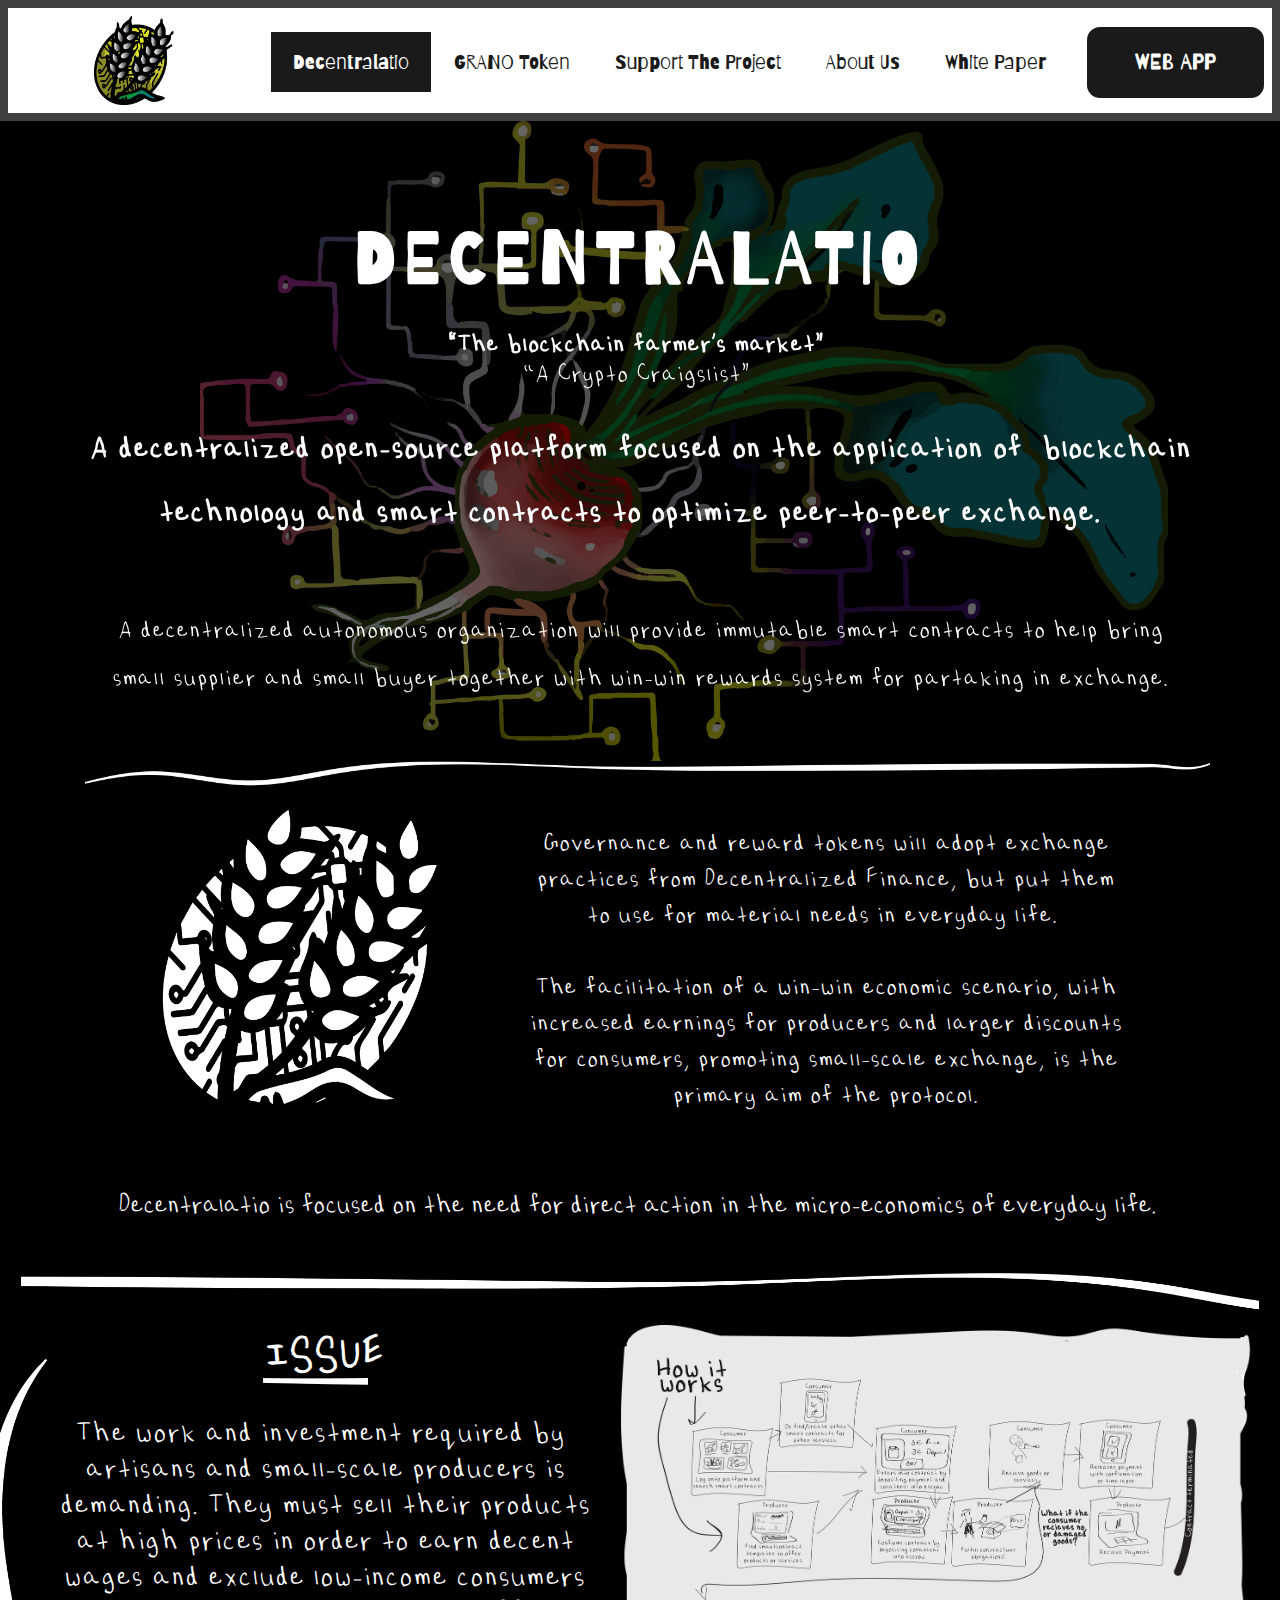
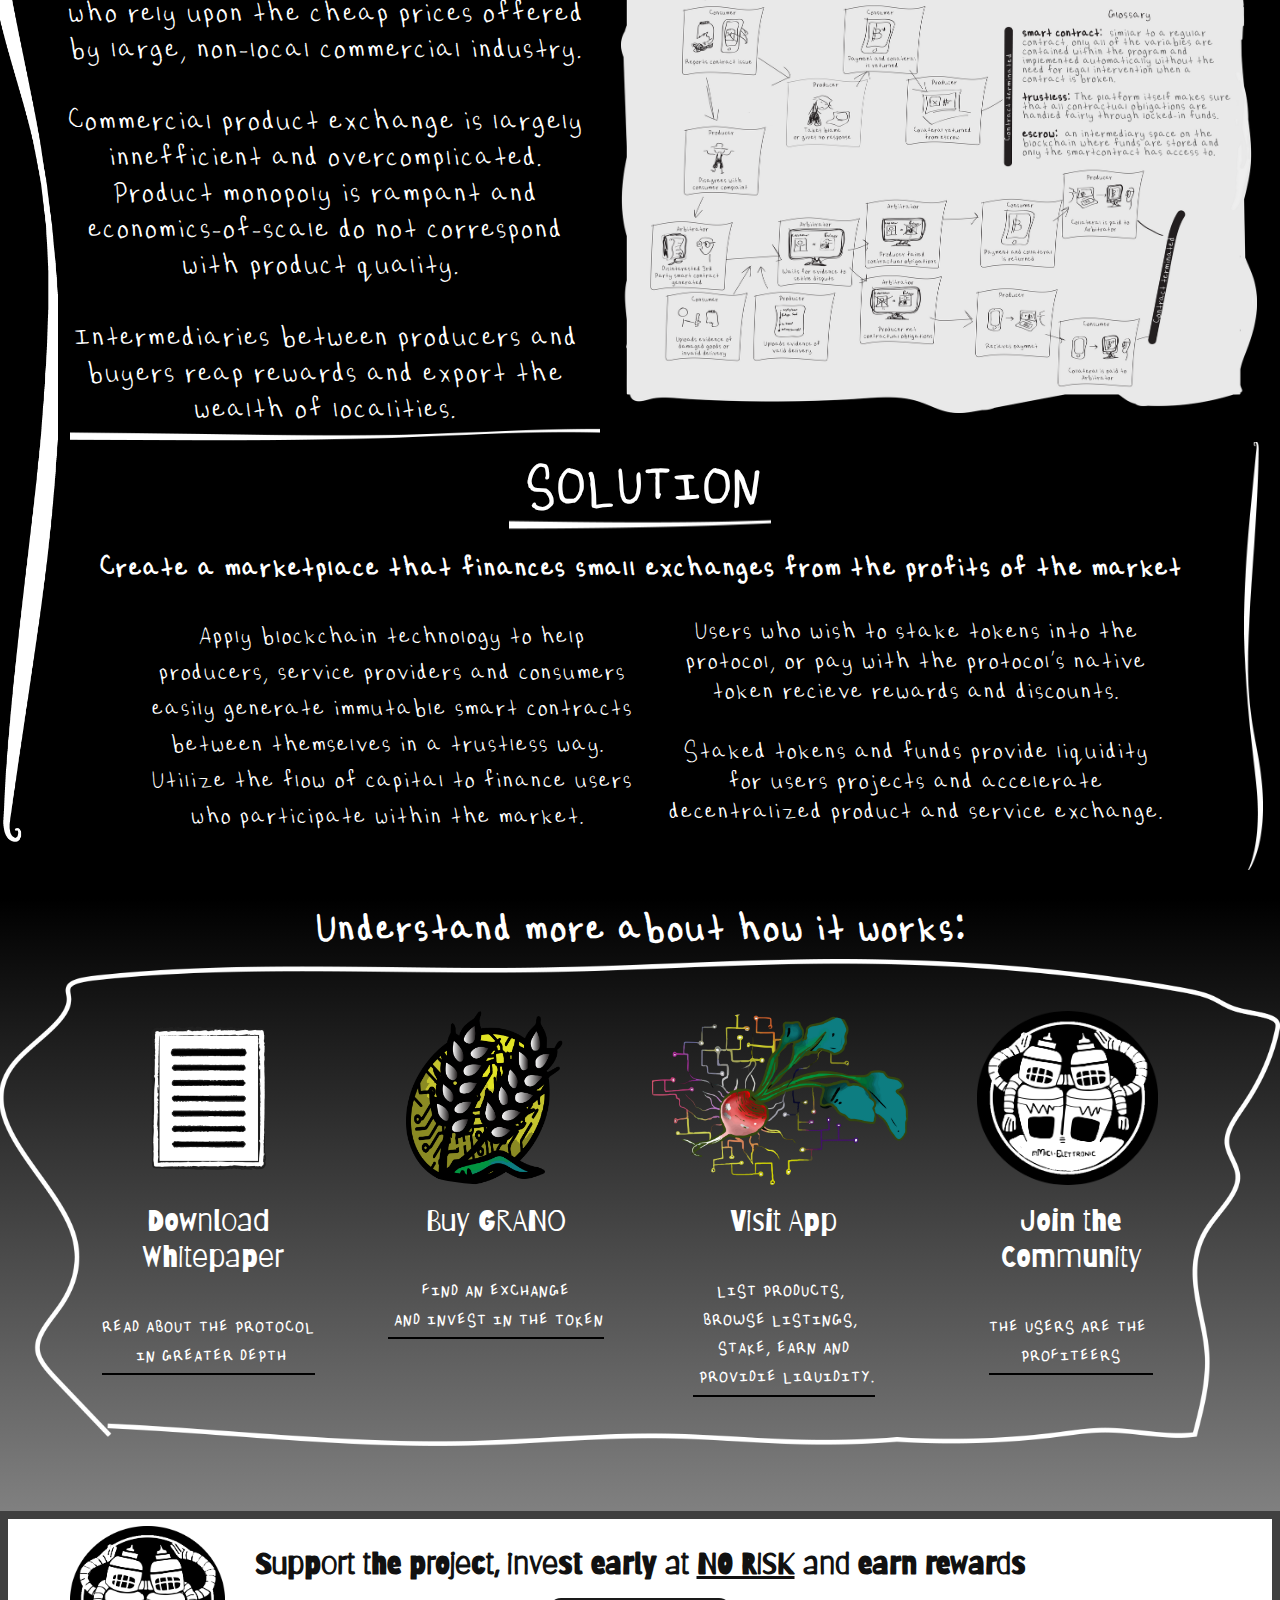
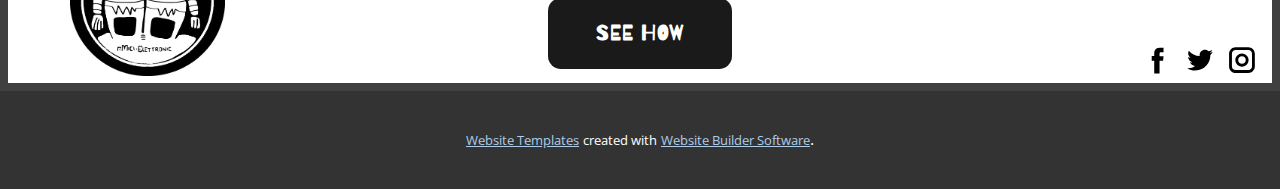
<file: index.html>
<!DOCTYPE html>
<html style="font-size: 16px;">
  <head>
    <meta name="viewport" content="width=device-width, initial-scale=1.0">
    <meta charset="utf-8">
    <meta name="keywords" content="DECENTRALATIO, Ready to subscribe?">
    <meta name="description" content="">
    <meta name="page_type" content="np-template-header-footer-from-plugin">
    <title>Decentralatio</title>
    <link rel="stylesheet" href="nicepage.css" media="screen">
<link rel="stylesheet" href="Decentralatio.css" media="screen">
    <script class="u-script" type="text/javascript" src="jquery.js" defer=""></script>
    <script class="u-script" type="text/javascript" src="nicepage.js" defer=""></script>
    <meta name="generator" content="Nicepage 3.30.2, nicepage.com">
    
    <link id="u-theme-google-font" rel="stylesheet" href="https://fonts.googleapis.com/css?family=Roboto:100,100i,300,300i,400,400i,500,500i,700,700i,900,900i|Open+Sans:300,300i,400,400i,600,600i,700,700i,800,800i">
    <link id="u-page-google-font" rel="stylesheet" href="https://fonts.googleapis.com/css?family=Barriecito:400">
    
    
    
    
    
    <script type="application/ld+json">{
		"@context": "http://schema.org",
		"@type": "Organization",
		"name": "Site1",
		"logo": "images/GRANOcoincolor.png",
		"sameAs": [
				"https://facebook.com/name",
				"https://twitter.com/name",
				"https://instagram.com/name"
		]
}</script>
    <meta name="theme-color" content="#478ac9">
    <meta name="twitter:site" content="@">
    <meta name="twitter:card" content="summary_large_image">
    <meta name="twitter:title" content="Decentralatio">
    <meta name="twitter:description" content="Site1">
    <meta property="og:title" content="Decentralatio">
    <meta property="og:description" content="">
    <meta property="og:type" content="website">
  </head>
  <body data-home-page="Decentralatio.html" data-home-page-title="Decentralatio" class="u-body u-gradient" style="background-image: linear-gradient(black, white);"><header class="u-border-8 u-border-grey-75 u-clearfix u-header u-sticky u-sticky-87c9 u-white u-header" id="sec-2e25"><div class="u-clearfix u-sheet u-sheet-1">
        <a href="https://nicepage.com/c/education-website-templates" class="u-hover-feature u-image u-logo u-image-1" data-image-width="2477" data-image-height="2501">
          <img src="images/GRANOcoincolor.png" class="u-logo-image u-logo-image-1">
        </a>
        <a href="https://nicepage.com/k/card-html-templates" class="u-btn u-btn-round u-button-style u-custom-font u-grey-90 u-hover-feature u-hover-white u-radius-13 u-text-active-palette-2-base u-btn-1">Web App</a>
        <nav class="u-menu u-menu-dropdown u-offcanvas u-menu-1">
          <div class="menu-collapse u-custom-font" style="font-size: 1.25rem; letter-spacing: 0px; font-family: Barriecito;">
            <a class="u-button-style u-custom-active-color u-custom-border u-custom-border-color u-custom-hover-color u-custom-left-right-menu-spacing u-custom-padding-bottom u-custom-text-active-color u-custom-text-color u-custom-text-hover-color u-custom-top-bottom-menu-spacing u-nav-link u-text-active-palette-1-base u-text-hover-palette-2-base" href="#">
              <svg><use xmlns:xlink="http://www.w3.org/1999/xlink" xlink:href="#menu-hamburger"></use></svg>
              <svg version="1.1" xmlns="http://www.w3.org/2000/svg" xmlns:xlink="http://www.w3.org/1999/xlink"><defs><symbol id="menu-hamburger" viewBox="0 0 16 16" style="width: 16px; height: 16px;"><rect y="1" width="16" height="2"></rect><rect y="7" width="16" height="2"></rect><rect y="13" width="16" height="2"></rect>
</symbol>
</defs></svg>
            </a>
          </div>
          <div class="u-custom-menu u-nav-container">
            <ul class="u-custom-font u-nav u-spacing-1 u-unstyled u-nav-1"><li class="u-nav-item"><a class="u-active-grey-90 u-button-style u-hover-grey-10 u-nav-link u-text-active-white u-text-grey-90 u-text-hover-grey-90" href="Decentralatio.html" style="padding: 20px 22px;">Decentralatio</a>
</li><li class="u-nav-item"><a class="u-active-grey-90 u-button-style u-hover-grey-10 u-nav-link u-text-active-white u-text-grey-90 u-text-hover-grey-90" href="https://cardanoscan.io/" target="_blank" style="padding: 20px 22px;">GRANO Token</a>
</li><li class="u-nav-item"><a class="u-active-grey-90 u-button-style u-hover-grey-10 u-nav-link u-text-active-white u-text-grey-90 u-text-hover-grey-90" href="Support-The-Project.html" style="padding: 20px 22px;">Support The Project</a>
</li><li class="u-nav-item"><a class="u-active-grey-90 u-button-style u-hover-grey-10 u-nav-link u-text-active-white u-text-grey-90 u-text-hover-grey-90" href="https://www.amicielettronici.io/" style="padding: 20px 22px;">About Us</a>
</li><li class="u-nav-item"><a class="u-active-grey-90 u-button-style u-file-link u-hover-grey-10 u-nav-link u-text-active-white u-text-grey-90 u-text-hover-grey-90" href="files/DecentralatioOnePager-compressed.pdf" style="padding: 20px 22px;">White Paper</a>
</li></ul>
          </div>
          <div class="u-custom-menu u-nav-container-collapse">
            <div class="u-black u-container-style u-inner-container-layout u-opacity u-opacity-95 u-sidenav">
              <div class="u-inner-container-layout u-sidenav-overflow">
                <div class="u-menu-close"></div>
                <ul class="u-align-center u-nav u-popupmenu-items u-unstyled u-nav-2"><li class="u-nav-item"><a class="u-button-style u-nav-link" href="Decentralatio.html" style="padding: 20px 22px;">Decentralatio</a>
</li><li class="u-nav-item"><a class="u-button-style u-nav-link" href="https://cardanoscan.io/" target="_blank" style="padding: 20px 22px;">GRANO Token</a>
</li><li class="u-nav-item"><a class="u-button-style u-nav-link" href="Support-The-Project.html" style="padding: 20px 22px;">Support The Project</a>
</li><li class="u-nav-item"><a class="u-button-style u-nav-link" href="https://www.amicielettronici.io/" style="padding: 20px 22px;">About Us</a>
</li><li class="u-nav-item"><a class="u-button-style u-nav-link" href="files/DecentralatioOnePager-compressed.pdf" style="padding: 20px 22px;">White Paper</a>
</li></ul>
              </div>
            </div>
            <div class="u-black u-menu-overlay u-opacity u-opacity-70"></div>
          </div>
        </nav>
      </div></header>
    <section class="u-black u-clearfix u-section-1" id="sec-4309">
      <div class="u-align-left u-clearfix u-sheet u-sheet-1">
        <img class="u-image u-image-default u-image-1" src="images/DecenLogo1.png" alt="" data-image-width="4665" data-image-height="3161" data-animation-name="fadeIn" data-animation-duration="1000" data-animation-direction="">
        <h1 class="u-align-center u-custom-font u-hover-feature u-text u-title u-text-1" data-animation-name="fadeIn" data-animation-duration="1750" data-animation-direction="Down">DECENTRALATIO</h1>
        <div class="fr-view u-clearfix u-rich-text u-text u-text-2">
          <p style="text-align: center;">
            <span style="font-size: 2.375rem; font-weight: 700;">
              <span class="u-custom-font" style="font-family: Beatricefont;">A decentralized open-source platform focused on the application of&nbsp;</span>
            </span>
            <span style="font-size: 2.375rem;">
              <span style="font-weight: 700;">
                <span class="u-custom-font" style="font-family: Beatricefont;">blockchain technology and smart contracts to optimize peer-to-peer exchange.</span>
              </span>
            </span>
            <span style="font-size: 2.375rem; font-weight: 700;">
              <span class="u-custom-font" style="font-family: Beatricefont;">&nbsp;</span>
            </span>
          </p>
        </div>
        <p class="u-align-center u-custom-font u-text u-text-3">A decentralized autonomous organization will provide immutable smart contracts to help bring small supplier and small buyer together with win-win rewards system for partaking in exchange.</p>
        <p class="u-align-center u-custom-font u-text u-text-4">
          <span style="font-weight: 700;"> “The blockchain farmer's market”&nbsp;</span>
          <br>"A Crypto Craigslist”&nbsp;
        </p>
      </div>
      
    </section>
    <section class="u-black u-clearfix u-section-2" id="sec-92ea">
      <div class="u-clearfix u-sheet u-sheet-1">
        <img class="u-image u-image-default u-image-1" src="images/GRANOcoin1.png" alt="" data-image-width="2477" data-image-height="2501">
        <img class="u-image u-image-default u-image-2" src="images/horizontalline.png" alt="" data-image-width="7797" data-image-height="192">
        <p class="u-align-center u-custom-font u-text u-text-1">Governance and reward tokens will adopt exchange practices from Decentralized Finance, but put them to use for material needs in everyday life.&nbsp;<br>
          <br>The facilitation of a win-win economic scenario, with increased earnings for producers and larger discounts for consumers, promoting small-scale exchange, is the primary aim of the protocol.
        </p>
        <p class="u-align-center u-custom-font u-text u-text-2">&nbsp;Decentralatio is focused on&nbsp;the&nbsp;need&nbsp;for direct action in the micro-economics of everyday life.&nbsp;&nbsp;</p>
        <img class="u-image u-image-default u-image-3" src="images/horizontalline2.png" alt="" data-image-width="7797" data-image-height="192">
      </div>
    </section>
    <section class="u-black u-clearfix u-section-3" id="sec-b212">
      
      <div class="u-clearfix u-layout-wrap u-layout-wrap-1">
        <div class="u-layout">
          <div class="u-layout-row">
            <div class="u-container-style u-layout-cell u-size-29 u-layout-cell-1">
              <div class="u-container-layout u-container-layout-1">
                <p class="u-align-center u-custom-font u-text u-text-1">
                  <span style="font-weight: 700;">
                    <span style="font-size: 3rem;">ISSUE</span>
                    <br>
                  </span>
                  <span style="font-size: 2.25rem;">
                    <br>The work and investment required by&nbsp; artisans and small-scale producers is demanding. They must sell their products at high prices in order to earn decent wages and exclude low-income consumers who rely upon the cheap prices offered by large, non-local commercial industry.<br>
                    <br>Commercial product exchange is largely innefficient and overcomplicated. Product monopoly is rampant and economics-of-scale do not correspond with product quality.&nbsp;<br>
                    <br>Intermediaries between producers and buyers reap rewards and export the wealth of localities.
                  </span>
                  <br>
                </p>
                <img class="u-image u-image-default u-image-1" src="images/horizontalline.png" alt="" data-image-width="7797" data-image-height="192">
                <img class="u-image u-image-default u-image-2" src="images/horizontalline2.png" alt="" data-image-width="7797" data-image-height="192">
              </div>
            </div>
            <div class="u-container-style u-layout-cell u-size-31 u-layout-cell-2">
              <div class="u-container-layout u-container-layout-2">
                <img class="u-file-link u-hover-feature u-image u-image-default u-image-3" src="images/HowitWorks.png" alt="" data-image-width="7909" data-image-height="8556" data-href="files/HowitWorks.png" data-target="_blank">
              </div>
            </div>
          </div>
        </div>
      </div>
      <p class="u-custom-font u-text u-text-2">
        <span style="font-size: 3.75rem;">
          <span style="font-weight: 700;">SOLUTION </span>
          <br>
        </span>
        <br>
      </p>
      <p class="u-align-center u-custom-font u-text u-text-3">Create a marketplace that finances small exchanges from the profits of the market</p>
      <img class="u-image u-image-default u-image-4" src="images/horizontalline2.png" alt="" data-image-width="7797" data-image-height="192">
      <img class="u-image u-image-default u-image-5" src="images/verticalline1.png" alt="" data-image-width="134" data-image-height="1995">
      <img class="u-image u-image-default u-image-6" src="images/verticalline2.png" alt="" data-image-width="88" data-image-height="1993">
      <p class="u-align-center u-custom-font u-text u-text-4">
        <span style="font-size: 1.875rem;">Apply blockchain technology to help producers, service providers and consumers easily generate immutable smart contracts between themselves in a trustless way.&nbsp;<br>Utilize the flow of capital to finance users who participate within the market.&nbsp;<br>
        </span>
        <br>
      </p>
      <p class="u-align-center u-custom-font u-text u-text-5">Users who wish to stake tokens into the protocol, or pay with the protocol's native token recieve rewards and discounts.<br>
        <br>Staked tokens and funds provide liquidity for users projects and accelerate decentralized product and service exchange.
      </p>
    </section>
    <section class="u-clearfix u-gradient u-section-4" id="sec-daba">
      <div class="u-clearfix u-sheet u-sheet-1">
        <img class="u-image u-image-default u-image-1" src="images/box2.png" alt="" data-image-width="6891" data-image-height="2622">
        <h1 class="u-custom-font u-text u-text-body-alt-color u-text-default u-text-1">Understand more about how it works:</h1>
        <div class="u-list u-list-1">
          <div class="u-repeater u-repeater-1">
            <div class="u-container-style u-list-item u-repeater-item u-list-item-1">
              <div class="u-container-layout u-similar-container u-container-layout-1"><span class="u-custom-item u-file-icon u-icon u-icon-circle u-icon-1"><img src="images/whitepaperlthumbnail-01.png" alt=""></span>
                <h3 class="u-align-center u-custom-font u-custom-item u-text u-text-white u-text-2">Download<br>&nbsp;Whitepaper
                </h3>
                <a href="" class="u-active-none u-border-2 u-border-black u-btn u-button-style u-custom-font u-hover-none u-none u-text-body-alt-color u-btn-1"> Read about the protocol<br>&nbsp;in greater depth
                </a>
              </div>
            </div>
            <div class="u-container-style u-list-item u-repeater-item u-list-item-2">
              <div class="u-container-layout u-similar-container u-container-layout-2"><span class="u-custom-item u-file-icon u-icon u-icon-circle u-icon-2"><img src="images/GRANOcoincolor.png" alt=""></span>
                <h3 class="u-align-center u-custom-font u-custom-item u-text u-text-white u-text-3">Buy GRANO</h3>
                <a href="" class="u-active-none u-border-2 u-border-black u-btn u-button-style u-custom-font u-hover-none u-none u-text-body-alt-color u-btn-2">Find an exchange<br>&nbsp;and invest in the token
                </a>
              </div>
            </div>
            <div class="u-container-style u-list-item u-repeater-item u-list-item-3">
              <div class="u-container-layout u-similar-container u-container-layout-3"><span class="u-custom-item u-file-icon u-icon u-icon-circle u-icon-3"><img src="images/DecenLogo1.png" alt=""></span>
                <h3 class="u-align-center u-custom-font u-custom-item u-text u-text-white u-text-4">Visit App</h3>
                <a href="" class="u-active-none u-border-2 u-border-black u-btn u-button-style u-custom-font u-hover-none u-none u-text-body-alt-color u-btn-3">List products,&nbsp;<br>browse listings,&nbsp;<br>stake, earn and<br>&nbsp;providie liquidity.
                </a>
              </div>
            </div>
            <div class="u-container-style u-list-item u-repeater-item u-list-item-4">
              <div class="u-container-layout u-similar-container u-container-layout-4"><span class="u-custom-item u-file-icon u-icon u-icon-circle u-icon-4"><img src="images/amicilogo.png" alt=""></span>
                <h3 class="u-align-center u-custom-font u-custom-item u-text u-text-white u-text-5">Join the Community</h3>
                <a href="" class="u-active-none u-border-2 u-border-black u-btn u-button-style u-custom-font u-hover-none u-none u-text-body-alt-color u-btn-4">The users are the&nbsp;<br>profiteers
                </a>
              </div>
            </div>
          </div>
        </div>
      </div>
    </section>
    
    
    <footer class="u-border-8 u-border-grey-75 u-clearfix u-footer u-white" id="sec-55a1"><div class="u-clearfix u-sheet u-sheet-1">
        <a href="https://nicepage.com" class="u-image u-logo u-image-1" data-image-width="3283" data-image-height="3154">
          <img src="images/amicilogo.png?rand=8ed4" class="u-logo-image u-logo-image-1">
        </a>
        <p class="u-custom-font u-text u-text-default u-text-1">Support the project, invest early at <span style="text-decoration: underline !important;">NO RISK</span> and earn rewards
        </p>
        <a href="https://nicepage.com/k/card-html-templates" class="u-btn u-btn-round u-button-style u-custom-font u-grey-90 u-hover-feature u-hover-white u-radius-13 u-text-active-palette-2-base u-btn-1">See How</a>
        <div class="u-social-icons u-spacing-10 u-social-icons-1">
          <a class="u-social-url" title="facebook" target="_blank" href="https://facebook.com/name"><span class="u-icon u-social-facebook u-social-icon u-text-black"><svg class="u-svg-link" preserveAspectRatio="xMidYMin slice" viewBox="0 0 112 112" style=""><use xmlns:xlink="http://www.w3.org/1999/xlink" xlink:href="#svg-f3e9"></use></svg><svg class="u-svg-content" viewBox="0 0 112 112" x="0" y="0" id="svg-f3e9"><path fill="currentColor" d="M75.5,28.8H65.4c-1.5,0-4,0.9-4,4.3v9.4h13.9l-1.5,15.8H61.4v45.1H42.8V58.3h-8.8V42.4h8.8V32.2
c0-7.4,3.4-18.8,18.8-18.8h13.8v15.4H75.5z"></path></svg></span>
          </a>
          <a class="u-social-url" title="twitter" target="_blank" href="https://twitter.com/name"><span class="u-icon u-social-icon u-social-twitter u-text-black"><svg class="u-svg-link" preserveAspectRatio="xMidYMin slice" viewBox="0 0 112 112" style=""><use xmlns:xlink="http://www.w3.org/1999/xlink" xlink:href="#svg-5e62"></use></svg><svg class="u-svg-content" viewBox="0 0 112 112" x="0" y="0" id="svg-5e62"><path fill="currentColor" d="M92.2,38.2c0,0.8,0,1.6,0,2.3c0,24.3-18.6,52.4-52.6,52.4c-10.6,0.1-20.2-2.9-28.5-8.2
	c1.4,0.2,2.9,0.2,4.4,0.2c8.7,0,16.7-2.9,23-7.9c-8.1-0.2-14.9-5.5-17.3-12.8c1.1,0.2,2.4,0.2,3.4,0.2c1.6,0,3.3-0.2,4.8-0.7
	c-8.4-1.6-14.9-9.2-14.9-18c0-0.2,0-0.2,0-0.2c2.5,1.4,5.4,2.2,8.4,2.3c-5-3.3-8.3-8.9-8.3-15.4c0-3.4,1-6.5,2.5-9.2
	c9.1,11.1,22.7,18.5,38,19.2c-0.2-1.4-0.4-2.8-0.4-4.3c0.1-10,8.3-18.2,18.5-18.2c5.4,0,10.1,2.2,13.5,5.7c4.3-0.8,8.1-2.3,11.7-4.5
	c-1.4,4.3-4.3,7.9-8.1,10.1c3.7-0.4,7.3-1.4,10.6-2.9C98.9,32.3,95.7,35.5,92.2,38.2z"></path></svg></span>
          </a>
          <a class="u-social-url" title="instagram" target="_blank" href="https://instagram.com/name"><span class="u-icon u-social-icon u-social-instagram u-text-black"><svg class="u-svg-link" preserveAspectRatio="xMidYMin slice" viewBox="0 0 112 112" style=""><use xmlns:xlink="http://www.w3.org/1999/xlink" xlink:href="#svg-84fa"></use></svg><svg class="u-svg-content" viewBox="0 0 112 112" x="0" y="0" id="svg-84fa"><path fill="currentColor" d="M55.9,32.9c-12.8,0-23.2,10.4-23.2,23.2s10.4,23.2,23.2,23.2s23.2-10.4,23.2-23.2S68.7,32.9,55.9,32.9z
	 M55.9,69.4c-7.4,0-13.3-6-13.3-13.3c-0.1-7.4,6-13.3,13.3-13.3s13.3,6,13.3,13.3C69.3,63.5,63.3,69.4,55.9,69.4z"></path><path fill="#FFFFFF" d="M79.7,26.8c-3,0-5.4,2.5-5.4,5.4s2.5,5.4,5.4,5.4c3,0,5.4-2.5,5.4-5.4S82.7,26.8,79.7,26.8z"></path><path fill="currentColor" d="M78.2,11H33.5C21,11,10.8,21.3,10.8,33.7v44.7c0,12.6,10.2,22.8,22.7,22.8h44.7c12.6,0,22.7-10.2,22.7-22.7
	V33.7C100.8,21.1,90.6,11,78.2,11z M91,78.4c0,7.1-5.8,12.8-12.8,12.8H33.5c-7.1,0-12.8-5.8-12.8-12.8V33.7
	c0-7.1,5.8-12.8,12.8-12.8h44.7c7.1,0,12.8,5.8,12.8,12.8V78.4z"></path></svg></span>
          </a>
        </div>
      </div></footer>
    <section class="u-backlink u-clearfix u-grey-80">
      <a class="u-link" href="https://nicepage.com/website-templates" target="_blank">
        <span>Website Templates</span>
      </a>
      <p class="u-text">
        <span>created with</span>
      </p>
      <a class="u-link" href="" target="_blank">
        <span>Website Builder Software</span>
      </a>. 
    </section><span style="height: 64px; width: 64px; margin-left: 0px; margin-right: auto; margin-top: 0px; background-image: none; right: 20px; bottom: 20px" class="u-back-to-top u-icon u-icon-circle u-opacity u-opacity-85 u-palette-1-base u-spacing-15" data-href="#">
        <svg class="u-svg-link" preserveAspectRatio="xMidYMin slice" viewBox="0 0 551.13 551.13"><use xmlns:xlink="http://www.w3.org/1999/xlink" xlink:href="#svg-1d98"></use></svg>
        <svg class="u-svg-content" enable-background="new 0 0 551.13 551.13" viewBox="0 0 551.13 551.13" xmlns="http://www.w3.org/2000/svg" id="svg-1d98"><path d="m275.565 189.451 223.897 223.897h51.668l-275.565-275.565-275.565 275.565h51.668z"></path></svg>
    </span>
  </body>
</html>
</file>
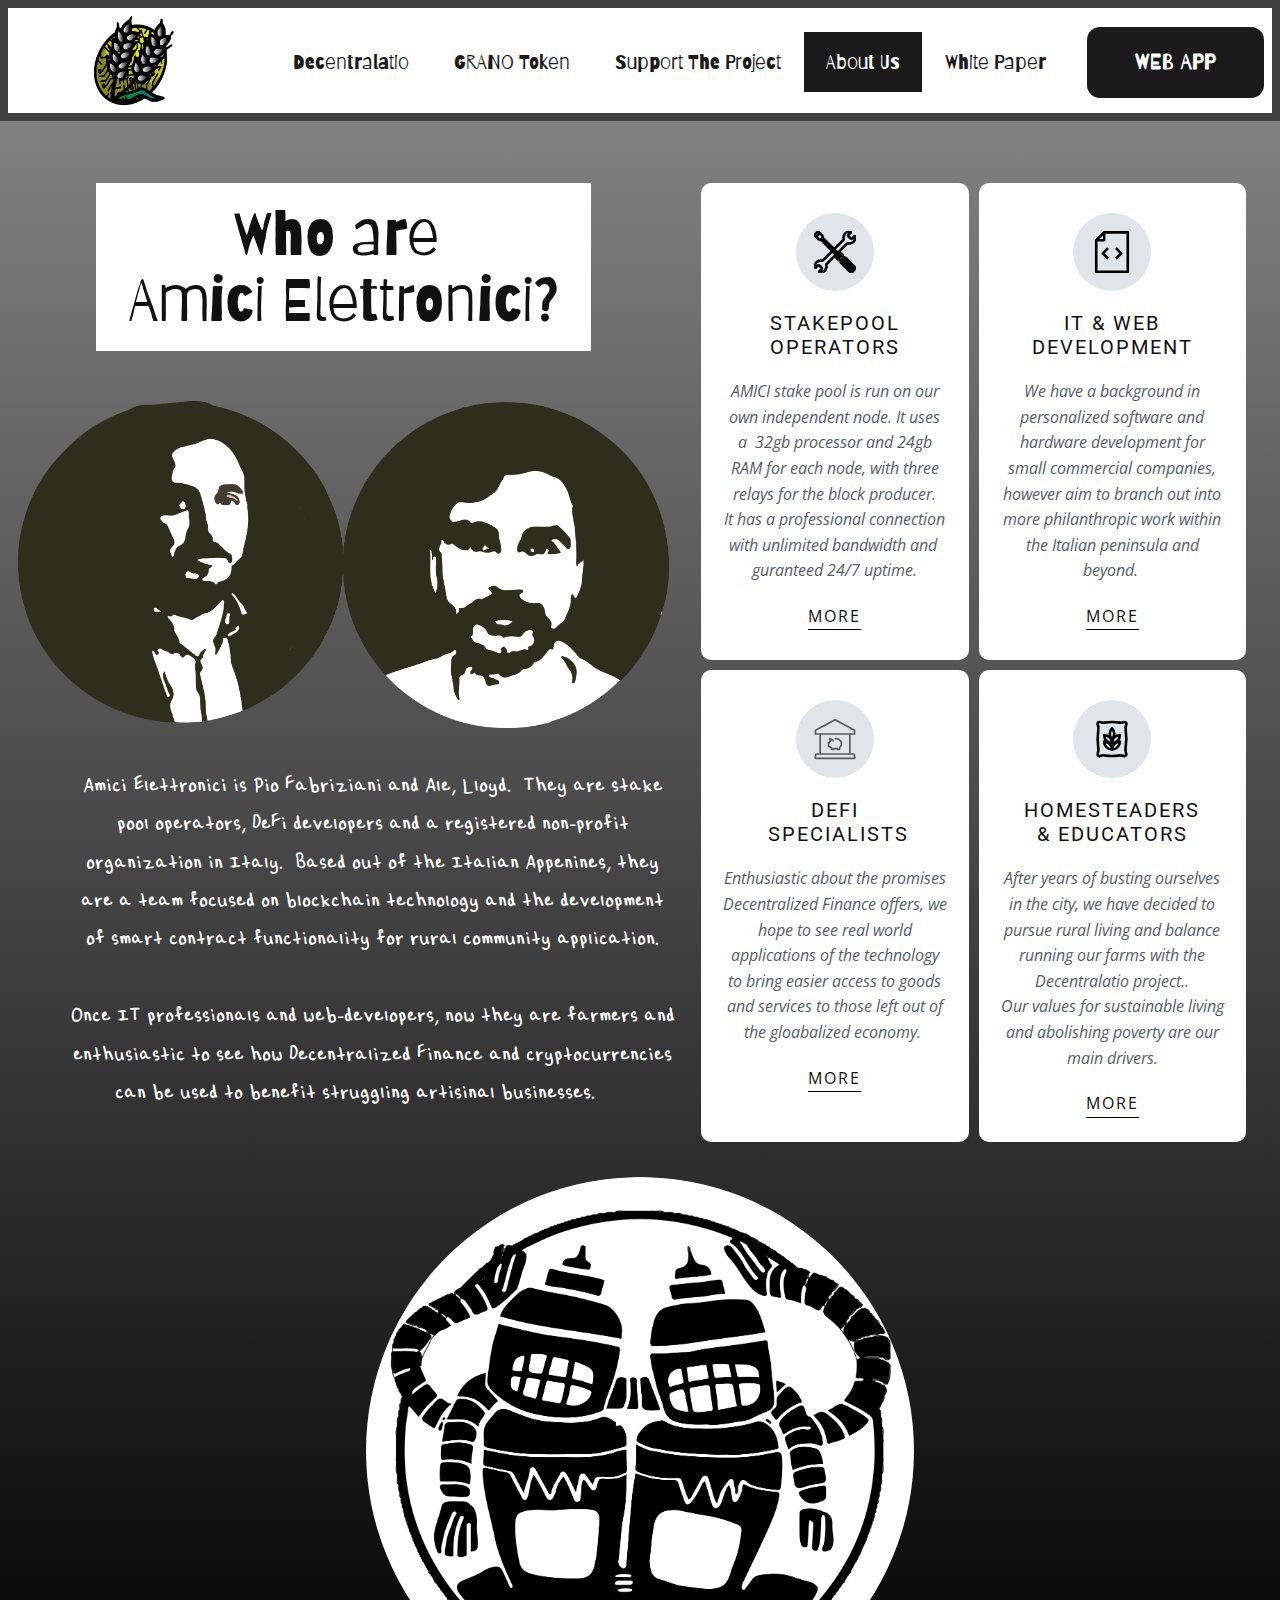
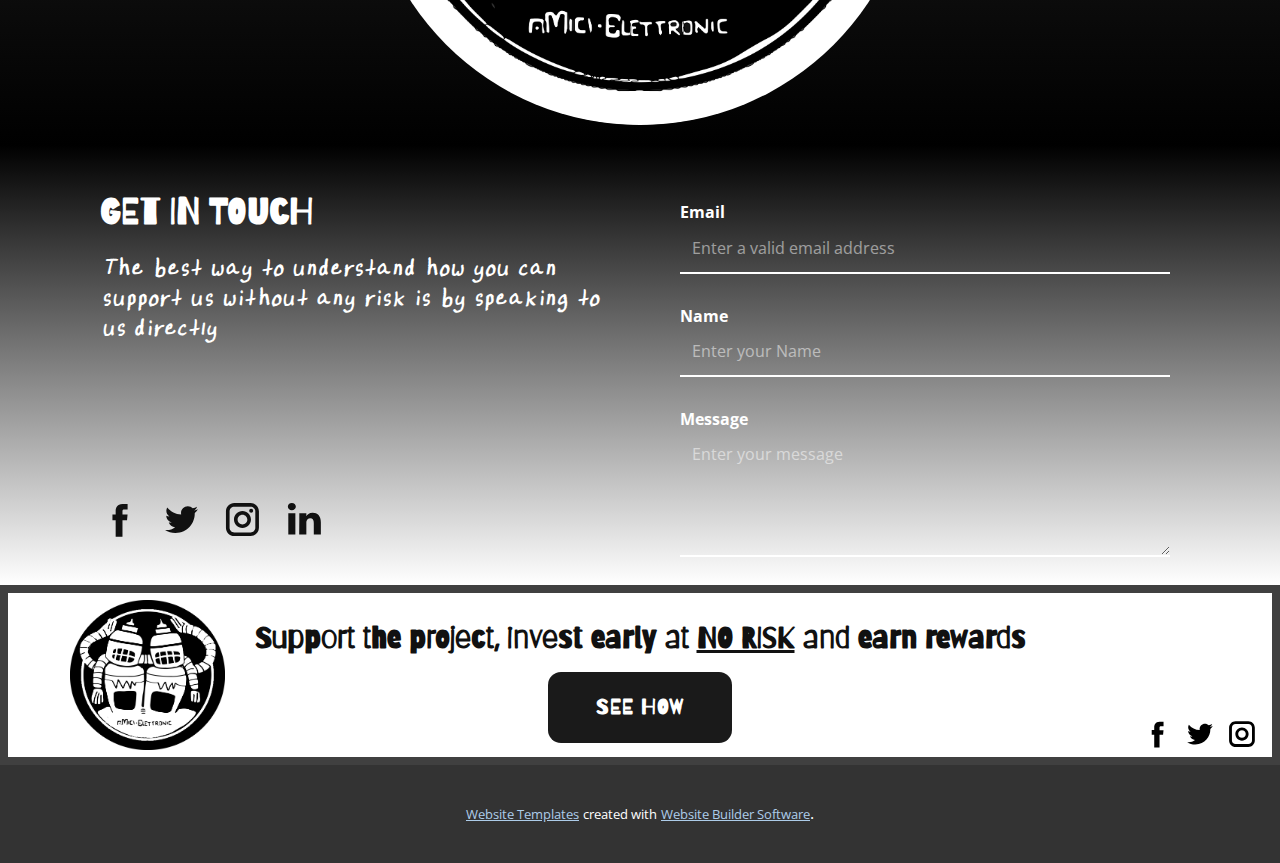
<file: About-Us.html>
<!DOCTYPE html>
<html style="font-size: 16px;">
  <head>
    <meta name="viewport" content="width=device-width, initial-scale=1.0">
    <meta charset="utf-8">
    <meta name="keywords" content="">
    <meta name="description" content="">
    <meta name="page_type" content="np-template-header-footer-from-plugin">
    <title>About Us</title>
    <link rel="stylesheet" href="nicepage.css" media="screen">
<link rel="stylesheet" href="About-Us.css" media="screen">
    <script class="u-script" type="text/javascript" src="jquery.js" defer=""></script>
    <script class="u-script" type="text/javascript" src="nicepage.js" defer=""></script>
    <meta name="generator" content="Nicepage 3.30.2, nicepage.com">
    
    <link id="u-theme-google-font" rel="stylesheet" href="https://fonts.googleapis.com/css?family=Roboto:100,100i,300,300i,400,400i,500,500i,700,700i,900,900i|Open+Sans:300,300i,400,400i,600,600i,700,700i,800,800i">
    <link id="u-page-google-font" rel="stylesheet" href="https://fonts.googleapis.com/css?family=Barriecito:400">
    
    
    
    <script type="application/ld+json">{
		"@context": "http://schema.org",
		"@type": "Organization",
		"name": "Site1",
		"logo": "images/GRANOcoincolor.png",
		"sameAs": [
				"https://facebook.com/name",
				"https://twitter.com/name",
				"https://instagram.com/name"
		]
}</script>
    <meta name="theme-color" content="#478ac9">
    <meta name="twitter:site" content="@">
    <meta name="twitter:card" content="summary_large_image">
    <meta name="twitter:title" content="About Us">
    <meta name="twitter:description" content="Site1">
    <meta property="og:title" content="About Us">
    <meta property="og:description" content="">
    <meta property="og:type" content="website">
  </head>
  <body class="u-body"><header class="u-border-8 u-border-grey-75 u-clearfix u-header u-sticky u-sticky-87c9 u-white u-header" id="sec-2e25"><div class="u-clearfix u-sheet u-sheet-1">
        <a href="https://nicepage.com/c/education-website-templates" class="u-hover-feature u-image u-logo u-image-1" data-image-width="2477" data-image-height="2501">
          <img src="images/GRANOcoincolor.png" class="u-logo-image u-logo-image-1">
        </a>
        <a href="https://nicepage.com/k/card-html-templates" class="u-btn u-btn-round u-button-style u-custom-font u-grey-90 u-hover-feature u-hover-white u-radius-13 u-text-active-palette-2-base u-btn-1">Web App</a>
        <nav class="u-menu u-menu-dropdown u-offcanvas u-menu-1">
          <div class="menu-collapse u-custom-font" style="font-size: 1.25rem; letter-spacing: 0px; font-family: Barriecito;">
            <a class="u-button-style u-custom-active-color u-custom-border u-custom-border-color u-custom-hover-color u-custom-left-right-menu-spacing u-custom-padding-bottom u-custom-text-active-color u-custom-text-color u-custom-text-hover-color u-custom-top-bottom-menu-spacing u-nav-link u-text-active-palette-1-base u-text-hover-palette-2-base" href="#">
              <svg><use xmlns:xlink="http://www.w3.org/1999/xlink" xlink:href="#menu-hamburger"></use></svg>
              <svg version="1.1" xmlns="http://www.w3.org/2000/svg" xmlns:xlink="http://www.w3.org/1999/xlink"><defs><symbol id="menu-hamburger" viewBox="0 0 16 16" style="width: 16px; height: 16px;"><rect y="1" width="16" height="2"></rect><rect y="7" width="16" height="2"></rect><rect y="13" width="16" height="2"></rect>
</symbol>
</defs></svg>
            </a>
          </div>
          <div class="u-custom-menu u-nav-container">
            <ul class="u-custom-font u-nav u-spacing-1 u-unstyled u-nav-1"><li class="u-nav-item"><a class="u-active-grey-90 u-button-style u-hover-grey-10 u-nav-link u-text-active-white u-text-grey-90 u-text-hover-grey-90" href="Decentralatio.html" style="padding: 20px 22px;">Decentralatio</a>
</li><li class="u-nav-item"><a class="u-active-grey-90 u-button-style u-hover-grey-10 u-nav-link u-text-active-white u-text-grey-90 u-text-hover-grey-90" href="https://cardanoscan.io/" target="_blank" style="padding: 20px 22px;">GRANO Token</a>
</li><li class="u-nav-item"><a class="u-active-grey-90 u-button-style u-hover-grey-10 u-nav-link u-text-active-white u-text-grey-90 u-text-hover-grey-90" href="Support-The-Project.html" style="padding: 20px 22px;">Support The Project</a>
</li><li class="u-nav-item"><a class="u-active-grey-90 u-button-style u-hover-grey-10 u-nav-link u-text-active-white u-text-grey-90 u-text-hover-grey-90" href="https://www.amicielettronici.io/" style="padding: 20px 22px;">About Us</a>
</li><li class="u-nav-item"><a class="u-active-grey-90 u-button-style u-file-link u-hover-grey-10 u-nav-link u-text-active-white u-text-grey-90 u-text-hover-grey-90" href="files/DecentralatioOnePager-compressed.pdf" style="padding: 20px 22px;">White Paper</a>
</li></ul>
          </div>
          <div class="u-custom-menu u-nav-container-collapse">
            <div class="u-black u-container-style u-inner-container-layout u-opacity u-opacity-95 u-sidenav">
              <div class="u-inner-container-layout u-sidenav-overflow">
                <div class="u-menu-close"></div>
                <ul class="u-align-center u-nav u-popupmenu-items u-unstyled u-nav-2"><li class="u-nav-item"><a class="u-button-style u-nav-link" href="Decentralatio.html" style="padding: 20px 22px;">Decentralatio</a>
</li><li class="u-nav-item"><a class="u-button-style u-nav-link" href="https://cardanoscan.io/" target="_blank" style="padding: 20px 22px;">GRANO Token</a>
</li><li class="u-nav-item"><a class="u-button-style u-nav-link" href="Support-The-Project.html" style="padding: 20px 22px;">Support The Project</a>
</li><li class="u-nav-item"><a class="u-button-style u-nav-link" href="https://www.amicielettronici.io/" style="padding: 20px 22px;">About Us</a>
</li><li class="u-nav-item"><a class="u-button-style u-nav-link" href="files/DecentralatioOnePager-compressed.pdf" style="padding: 20px 22px;">White Paper</a>
</li></ul>
              </div>
            </div>
            <div class="u-black u-menu-overlay u-opacity u-opacity-70"></div>
          </div>
        </nav>
      </div></header>
    <section class="u-clearfix u-gradient u-section-1" id="carousel_44d2">
      <div class="u-clearfix u-sheet u-sheet-1">
        <div class="u-align-center u-container-style u-group u-white u-group-1">
          <div class="u-container-layout u-container-layout-1">
            <h2 class="u-custom-font u-hover-feature u-text u-text-1">Who are&nbsp;<br>Amici Elettronici?
            </h2>
          </div>
        </div>
        <div class="u-expanded-width-md u-expanded-width-sm u-expanded-width-xs u-list u-list-1">
          <div class="u-repeater u-repeater-1">
            <div class="u-align-center u-container-style u-list-item u-radius-10 u-repeater-item u-shape-round u-white u-list-item-1">
              <div class="u-container-layout u-similar-container u-valign-top u-container-layout-2"><span class="u-icon u-icon-circle u-palette-5-light-2 u-spacing-18 u-icon-1"><svg class="u-svg-link" preserveAspectRatio="xMidYMin slice" viewBox="0 0 64 64" style=""><use xmlns:xlink="http://www.w3.org/1999/xlink" xlink:href="#svg-c906"></use></svg><svg class="u-svg-content" viewBox="0 0 64 64" id="svg-c906"><defs><style>.cls-1{fill:currentColor;}</style>
</defs><path class="cls-1" d="M49,40.49a3.08,3.08,0,0,0-3.67-.42l-1-4.06,0-.09,0-.08a1,1,0,0,0-.2-.29h0l-1.41-1.41a3,3,0,0,0-4.25,0h0l-.71-.72L51,20.05a1,1,0,0,1,.9-.27,9.86,9.86,0,0,0,4.61-.11,10.11,10.11,0,0,0,7.13-7.13,9.82,9.82,0,0,0,.27-3.65h0a2,2,0,0,0-3.42-1.17l-2.78,2.84a1,1,0,0,1-1.42,0L53.49,7.73A1,1,0,0,1,53.2,7a1,1,0,0,1,.3-.72l2.79-2.84a2,2,0,0,0,.47-2.08A2,2,0,0,0,55.11.06,10,10,0,0,0,44.33,7.47a9.81,9.81,0,0,0-.11,4.6A1,1,0,0,1,44,13L30.59,26.34,14.23,10l-.52-2.64a3,3,0,0,0-.82-1.54L7.66.59a2,2,0,0,0-2.83,0L.59,4.83a2,2,0,0,0,0,2.83l5.22,5.23a3,3,0,0,0,1.54.82l2.64.52L26.34,30.59,13,44a1,1,0,0,1-.9.27,9.86,9.86,0,0,0-4.61.11A10.11,10.11,0,0,0,.33,51.46a9.82,9.82,0,0,0-.27,3.65,2,2,0,0,0,1.33,1.65,2,2,0,0,0,2.09-.48l2.78-2.84a1,1,0,0,1,1.42,0l2.83,2.83a1,1,0,0,1,.29.7,1,1,0,0,1-.3.72L7.71,60.53a2,2,0,0,0,1.18,3.41A10.32,10.32,0,0,0,10,64a10,10,0,0,0,9.67-7.47,9.81,9.81,0,0,0,.11-4.6A1,1,0,0,1,20,51L33.41,37.66l.72.71h0a3,3,0,0,0,0,4.25L35.54,44h0a1,1,0,0,0,.29.2l.08,0,.09,0,4.05,1A3,3,0,0,0,40.49,49L54.64,63.12a3,3,0,0,0,4.24,0l4.24-4.24a3,3,0,0,0,0-4.24ZM45.37,14.38a3,3,0,0,0,.81-2.73A7.9,7.9,0,0,1,46.26,8,8.07,8.07,0,0,1,52,2.27a7.57,7.57,0,0,1,2.91-.21L52.08,4.9a3,3,0,0,0,0,4.25L54.91,12a3,3,0,0,0,4.25,0L62,9.11h0A7.83,7.83,0,0,1,61.73,12a8.08,8.08,0,0,1-5.7,5.7,7.77,7.77,0,0,1-3.68.08,3,3,0,0,0-2.74.81L36.24,32,32,27.76ZM18.63,49.62a3,3,0,0,0-.81,2.73A7.9,7.9,0,0,1,17.74,56a8.07,8.07,0,0,1-5.7,5.7,7.57,7.57,0,0,1-2.91.21l2.79-2.85a3,3,0,0,0,0-4.24L9.09,52a3,3,0,0,0-4.25,0L2.05,54.88A7.83,7.83,0,0,1,2.27,52,8.08,8.08,0,0,1,8,46.26a7.9,7.9,0,0,1,3.68-.08,3,3,0,0,0,2.74-.81L27.76,32,32,36.24ZM40.49,35.25a1,1,0,0,1,.71.29l.71.71-5.66,5.66-.71-.71a1,1,0,0,1,0-1.41l4.25-4.25A1,1,0,0,1,40.49,35.25ZM6.24,2,8,3.77,3.77,8,2,6.24Zm1,9.47L4.47,8.72,8.72,4.47l2.75,2.76a1,1,0,0,1,.28.51l.48,2.42-2.07,2.07-2.42-.48A1,1,0,0,1,7.23,11.47Zm4.67,1.84,1.41-1.41L37,35.54,35.54,37Zm30.88,24.9.85,3.39-2,2-3.39-.85ZM61.71,57.46h0l-4.25,4.25a1,1,0,0,1-1.41,0L41.91,47.56a1,1,0,0,1-.29-.7,1,1,0,0,1,.29-.71l4.24-4.24a1,1,0,0,1,.71-.29,1,1,0,0,1,.7.29L61.71,56.05a1,1,0,0,1,.29.71A1,1,0,0,1,61.71,57.46Z"></path><path class="cls-1" d="M44.38,46.5a.5.5,0,0,0-.7,0,.5.5,0,0,0,0,.71L56.4,59.94a.51.51,0,0,0,.36.15.49.49,0,0,0,.35-.15.5.5,0,0,0,0-.71Z"></path><path class="cls-1" d="M45.8,45.09a.5.5,0,0,0-.71.71L57.82,58.52a.49.49,0,0,0,.35.15.47.47,0,0,0,.35-.15.48.48,0,0,0,0-.7Z"></path><path class="cls-1" d="M47.21,43.68a.5.5,0,0,0-.71,0,.5.5,0,0,0,0,.7L59.23,57.11a.51.51,0,0,0,.36.15.5.5,0,0,0,.35-.15.51.51,0,0,0,0-.71Z"></path></svg></span>
                <h5 class="u-text u-text-default u-text-2">Stakepool Operators</h5>
                <p class="u-text u-text-palette-5-dark-2 u-text-3">AMICI stake pool is run on our own independent node. It uses a&nbsp; 32gb processor and 24gb RAM for each node, with three relays for the block producer.<br>It has a professional connection with unlimited bandwidth and&nbsp; guranteed 24/7 uptime.
                </p>
                <a href="https://nicepage.com/c/slider-website-templates" class="u-active-none u-align-center u-border-1 u-border-active-grey-60 u-border-black u-border-hover-grey-60 u-btn u-button-style u-hover-none u-none u-text-body-color u-btn-1">more</a>
              </div>
            </div>
            <div class="u-align-center u-container-style u-list-item u-radius-10 u-repeater-item u-shape-round u-white u-list-item-2">
              <div class="u-container-layout u-similar-container u-valign-top u-container-layout-3"><span class="u-icon u-icon-circle u-palette-5-light-2 u-spacing-18 u-icon-2"><svg class="u-svg-link" preserveAspectRatio="xMidYMin slice" viewBox="0 0 32 32" style=""><use xmlns:xlink="http://www.w3.org/1999/xlink" xlink:href="#svg-1c94"></use></svg><svg class="u-svg-content" viewBox="0 0 32 32" id="svg-1c94"><defs><style>.cls-1{fill:none;stroke:#000;stroke-linejoin:round;stroke-width:2px;}</style>
</defs><g id="_356-Document_Code"><polygon class="cls-1" points="10 1 4 7 4 31 28 31 28 1 10 1"></polygon><polyline class="cls-1" points="10 1 10 7 4 7"></polyline><polyline class="cls-1" points="13 13 9 17 13 21"></polyline><polyline class="cls-1" points="19 21 23 17 19 13"></polyline>
</g></svg></span>
                <h5 class="u-text u-text-default u-text-4">it &amp; web development</h5>
                <p class="u-text u-text-palette-5-dark-2 u-text-5">We have a background in personalized software and hardware development for small commercial companies, however aim to branch out into more philanthropic work within the Italian peninsula and beyond.&nbsp;</p>
                <a href="https://nicepage.com/joomla-page-builder" class="u-active-none u-align-center u-border-1 u-border-active-grey-60 u-border-black u-border-hover-grey-60 u-btn u-button-style u-hover-none u-none u-text-body-color u-btn-2">more</a>
              </div>
            </div>
            <div class="u-align-center u-container-style u-list-item u-radius-10 u-repeater-item u-shape-round u-white u-list-item-3">
              <div class="u-container-layout u-similar-container u-valign-top u-container-layout-4"><span class="u-icon u-icon-circle u-palette-5-light-2 u-spacing-18 u-icon-3"><svg class="u-svg-link" preserveAspectRatio="xMidYMin slice" viewBox="0 0 256 256" style=""><use xmlns:xlink="http://www.w3.org/1999/xlink" xlink:href="#svg-de3a"></use></svg><svg class="u-svg-content" viewBox="0 0 256 256" id="svg-de3a" style="enable-background:new 0 0 256 256;"><g><path d="M86.9,175.4c4.1,3.1,8.8,5.9,14.1,8.4l3.7,12.8h18.9l1.4-5.3l13.1,0l1.3,5.2h19l5-17.5c7-7.2,10.3-18.1,8.4-28.4   c-0.2-0.9-0.4-1.9-0.6-2.8c-2.6-9.5-9.6-17.7-19.2-22.6c-2.2-1.1-4.6-2.1-7-2.8c-4.3-1.3-8.9-2-13.6-2c-2.8,0-5.1,2.3-5.1,5.1   c0,2.8,2.3,5.1,5.1,5.1c3.6,0,7.2,0.5,10.6,1.6c1.8,0.6,3.6,1.3,5.3,2.2c7.1,3.6,12.2,9.5,14,16.2c0.2,0.6,0.3,1.3,0.4,1.9   c1.3,7.2-1,14.8-5.9,19.7c-1.1,1.1-1.9,2.5-2.2,3.8l-3,10.4h-3.5l-1.3-5.2l-28.8-0.1l-1.4,5.3h-3.5l-1.7-6   c-0.7-2.5-2.7-4.7-4.9-5.7c-4.4-2-8.4-4.3-11.9-6.9l0-11.6l1.6,0l9.9-13.2c1.8-2.5,0.7-5.1,0.3-5.7l-0.5-1.3   c-0.2-0.5-0.4-1-0.7-1.5c0.3,0.1,0.7,0.3,0.8,0.4c0.4,0.2,2,1.1,2.5,1.5c1.8,1.3,3.2,3.1,4.2,5c1.2,2.5,4.3,3.5,6.8,2.3   c2.5-1.2,3.5-4.3,2.3-6.8c-1.7-3.4-4.1-6.3-7.1-8.6c-1-0.8-3.8-2.4-3.9-2.4v0c-0.9-0.5-1.9-0.9-2.8-1.2c-2.4-0.8-4.9-1.3-7.7-1.3   c-0.5,0-1.1,0-1.4,0c-0.3,0-0.6,0-1,0.1l-1.2,0l-0.7,0.4c-1.6,0.6-2.9,1.9-3.5,3.6c-0.8,2.1-0.1,3.9,0.2,4.8c0.2,0.6,0.5,1.1,1,1.9   c0.7,1.2,1.3,2.5,1.9,3.8c0.2,0.4,0.4,0.7,0.5,1.2l-5.2,6.9l-6.5,0.1l0,22.4C83.6,171.4,84.9,173.9,86.9,175.4z"></path><path d="M253.5,240.9l-3.3-19.5c-1-4.1-4.6-7-8.8-7h-17.8V102.8H252V72.1L128.5,5.3L4,72.1v30.7h28.5v111.5H14.6   c-4.2,0-7.7,2.9-8.8,7.3l-3.2,19.1c-0.2,0.6-0.2,1.3-0.2,2c0,4.4,3.6,8,8.1,8h235.2c0.6,0,1.2-0.1,1.9-0.2c2.1-0.5,3.8-1.8,4.9-3.7   C253.6,245,253.9,242.9,253.5,240.9z M14.1,92.7V78.2l114.4-61.3l113.4,61.3v14.5H14.1z M213.4,102.8v111.5H42.6V102.8H213.4z    M12.9,240.5l2.7-16.1h224.8l2.7,16.1H12.9z"></path>
</g></svg></span>
                <h5 class="u-text u-text-default u-text-6">defi<br>&nbsp;specialists
                </h5>
                <p class="u-text u-text-palette-5-dark-2 u-text-7">Enthusiastic about the promises Decentralized Finance offers, we hope to see real world applications of the technology to bring easier access to goods and services to those left out of the gloabalized economy.&nbsp;</p>
                <a href="https://nicepage.dev" class="u-active-none u-align-center u-border-1 u-border-active-grey-60 u-border-black u-border-hover-grey-60 u-btn u-button-style u-hover-none u-none u-text-body-color u-btn-3">more</a>
              </div>
            </div>
            <div class="u-align-center u-container-style u-list-item u-radius-10 u-repeater-item u-shape-round u-white u-list-item-4">
              <div class="u-container-layout u-similar-container u-valign-top u-container-layout-5"><span class="u-icon u-icon-circle u-palette-5-light-2 u-spacing-18 u-icon-4"><svg class="u-svg-link" preserveAspectRatio="xMidYMin slice" viewBox="0 0 32 32" style=""><use xmlns:xlink="http://www.w3.org/1999/xlink" xlink:href="#svg-23fd"></use></svg><svg class="u-svg-content" viewBox="0 0 32 32" id="svg-23fd" style="enable-background:new 0 0 32 32;"><style type="text/css"> .st0{fill:none;stroke:#000000;stroke-width:2;stroke-linecap:round;stroke-linejoin:round;stroke-miterlimit:10;} </style><path class="st0" d="M26.4,8.3c-0.2-1.1,0.1-2.2,0.5-3.3C27,4.9,27,4.7,27,4.5C27,3.7,26.3,3,25.5,3c-0.2,0-0.4,0-0.5,0.1  c-1,0.4-2.1,0.6-3.1,0.4c-4.2-0.7-7.5-0.7-11.7,0C9.1,3.7,8,3.5,7,3.1C6.9,3,6.7,3,6.5,3C5.7,3,5,3.7,5,4.5C5,4.7,5,4.9,5.1,5  c0.4,1.1,0.6,2.2,0.5,3.3C4.8,14,4.8,18,5.6,23.7c0.2,1.1-0.1,2.2-0.5,3.3C5,27.1,5,27.3,5,27.5C5,28.3,5.7,29,6.5,29  c0.2,0,0.4,0,0.5-0.1c1-0.4,2.1-0.6,3.1-0.4c4.2,0.7,7.5,0.7,11.7,0c1.1-0.2,2.1,0.1,3.1,0.4c0.2,0.1,0.3,0.1,0.5,0.1  c0.8,0,1.5-0.7,1.5-1.5c0-0.2,0-0.4-0.1-0.5c-0.4-1.1-0.6-2.2-0.5-3.3C27.2,18,27.2,14,26.4,8.3z"></path><path class="st0" d="M16,19L16,19c-3.3,0-6-2.7-6-6v0h0C13.3,13,16,15.7,16,19L16,19z"></path><path class="st0" d="M16,19L16,19c3.3,0,6-2.7,6-6v0h0C18.7,13,16,15.7,16,19L16,19z"></path><path class="st0" d="M16,16.2L16,16.2c2.3-2.3,2.3-6.1,0-8.5l0,0l0,0C13.7,10.1,13.7,13.9,16,16.2L16,16.2z"></path><path class="st0" d="M16,24L16,24c-3.3,0-6-2.7-6-6v0h0C13.3,18,16,20.7,16,24L16,24z"></path><path class="st0" d="M16,24L16,24c3.3,0,6-2.7,6-6v0h0C18.7,18,16,20.7,16,24L16,24z"></path></svg></span>
                <h5 class="u-text u-text-default u-text-8">homesteaders<br>&amp; educators
                </h5>
                <p class="u-text u-text-palette-5-dark-2 u-text-9">After years of busting ourselves in the city, we have decided to pursue rural living and balance running our farms with the Decentralatio project..<br>Our values for sustainable living and abolishing poverty are our main drivers.
                </p>
                <a href="https://nicepage.com/k/hospital-website-templates" class="u-active-none u-align-center u-border-1 u-border-active-grey-60 u-border-black u-border-hover-grey-60 u-btn u-button-style u-hover-none u-none u-text-body-color u-btn-4">more</a>
              </div>
            </div>
          </div>
        </div>
        <img class="u-image u-image-default u-image-1" src="images/pioAlex1.png" alt="" data-image-width="4495" data-image-height="2259">
        <p class="u-align-center u-custom-font u-text u-text-body-alt-color u-text-10"> Amici Elettronici is Pio Fabriziani and Ale, Lloyd.&nbsp; They are stake pool operators, DeFi developers and a registered non-profit organization in Italy.&nbsp;&nbsp;Based out of the Italian Appenines, they are a team focused on blockchain technology and the development of smart contract functionality for rural community application.<br>&nbsp;&nbsp;<br>Once IT professionals and web-developers, now they are farmers and enthusiastic to see how Decentralized Finance and cryptocurrencies can be used to benefit struggling artisinal businesses.&nbsp;&nbsp; &nbsp; &nbsp;
        </p>
        <div class="u-image u-image-circle u-image-2" alt="" data-image-width="1600" data-image-height="1537"></div>
      </div>
      
    </section>
    <section class="u-clearfix u-gradient u-section-2" id="sec-85ab">
      <div class="u-clearfix u-sheet u-sheet-1">
        <div class="u-clearfix u-layout-wrap u-layout-wrap-1">
          <div class="u-layout">
            <div class="u-layout-row">
              <div class="u-align-left u-container-style u-layout-cell u-left-cell u-size-30 u-layout-cell-1">
                <div class="u-container-layout u-container-layout-1">
                  <h3 class="u-custom-font u-text u-text-body-alt-color u-text-default u-text-1">Get in touch</h3>
                  <h6 class="u-custom-font u-text u-text-body-alt-color u-text-2">The best way to understand how you can support us without any risk is by speaking to us directly</h6>
                  <div class="u-social-icons u-spacing-20 u-social-icons-1">
                    <a class="u-social-url" target="_blank" href=""><span class="u-icon u-icon-circle u-social-facebook u-social-icon u-icon-1">
          <svg class="u-svg-link" preserveAspectRatio="xMidYMin slice" viewBox="0 0 112 112" style=""><use xmlns:xlink="http://www.w3.org/1999/xlink" xlink:href="#svg-f107"></use></svg>
          <svg x="0px" y="0px" viewBox="0 0 112 112" id="svg-f107" class="u-svg-content"><path d="M75.5,28.8H65.4c-1.5,0-4,0.9-4,4.3v9.4h13.9l-1.5,15.8H61.4v45.1H42.8V58.3h-8.8V42.4h8.8V32.2 c0-7.4,3.4-18.8,18.8-18.8h13.8v15.4H75.5z"></path></svg>
        </span>
                    </a>
                    <a class="u-social-url" target="_blank" href=""><span class="u-icon u-icon-circle u-social-icon u-social-twitter u-icon-2">
          <svg class="u-svg-link" preserveAspectRatio="xMidYMin slice" viewBox="0 0 112 112" style=""><use xmlns:xlink="http://www.w3.org/1999/xlink" xlink:href="#svg-e140"></use></svg>
          <svg x="0px" y="0px" viewBox="0 0 112 112" id="svg-e140" class="u-svg-content"><path d="M92.2,38.2c0,0.8,0,1.6,0,2.3c0,24.3-18.6,52.4-52.6,52.4c-10.6,0.1-20.2-2.9-28.5-8.2 c1.4,0.2,2.9,0.2,4.4,0.2c8.7,0,16.7-2.9,23-7.9c-8.1-0.2-14.9-5.5-17.3-12.8c1.1,0.2,2.4,0.2,3.4,0.2c1.6,0,3.3-0.2,4.8-0.7 c-8.4-1.6-14.9-9.2-14.9-18c0-0.2,0-0.2,0-0.2c2.5,1.4,5.4,2.2,8.4,2.3c-5-3.3-8.3-8.9-8.3-15.4c0-3.4,1-6.5,2.5-9.2 c9.1,11.1,22.7,18.5,38,19.2c-0.2-1.4-0.4-2.8-0.4-4.3c0.1-10,8.3-18.2,18.5-18.2c5.4,0,10.1,2.2,13.5,5.7c4.3-0.8,8.1-2.3,11.7-4.5 c-1.4,4.3-4.3,7.9-8.1,10.1c3.7-0.4,7.3-1.4,10.6-2.9C98.9,32.3,95.7,35.5,92.2,38.2z"></path></svg>
        </span>
                    </a>
                    <a class="u-social-url" target="_blank" href=""><span class="u-icon u-icon-circle u-social-icon u-social-instagram u-icon-3">
          <svg class="u-svg-link" preserveAspectRatio="xMidYMin slice" viewBox="0 0 112 112" style=""><use xmlns:xlink="http://www.w3.org/1999/xlink" xlink:href="#svg-4718"></use></svg>
          <svg x="0px" y="0px" viewBox="0 0 112 112" id="svg-4718" class="u-svg-content"><path d="M55.9,32.9c-12.8,0-23.2,10.4-23.2,23.2s10.4,23.2,23.2,23.2s23.2-10.4,23.2-23.2S68.7,32.9,55.9,32.9z M55.9,69.4c-7.4,0-13.3-6-13.3-13.3c-0.1-7.4,6-13.3,13.3-13.3s13.3,6,13.3,13.3C69.3,63.5,63.3,69.4,55.9,69.4z"></path><path d="M79.7,26.8c-3,0-5.4,2.5-5.4,5.4s2.5,5.4,5.4,5.4c3,0,5.4-2.5,5.4-5.4S82.7,26.8,79.7,26.8z"></path><path d="M78.2,11H33.5C21,11,10.8,21.3,10.8,33.7v44.7c0,12.6,10.2,22.8,22.7,22.8h44.7c12.6,0,22.7-10.2,22.7-22.7 V33.7C100.8,21.1,90.6,11,78.2,11z M91,78.4c0,7.1-5.8,12.8-12.8,12.8H33.5c-7.1,0-12.8-5.8-12.8-12.8V33.7 c0-7.1,5.8-12.8,12.8-12.8h44.7c7.1,0,12.8,5.8,12.8,12.8V78.4z"></path></svg>
        </span>
                    </a>
                    <a class="u-social-url" target="_blank" href="#"><span class="u-icon u-icon-circle u-social-icon u-social-linkedin u-icon-4">
          <svg class="u-svg-link" preserveAspectRatio="xMidYMin slice" viewBox="0 0 112 112" style=""><use xmlns:xlink="http://www.w3.org/1999/xlink" xlink:href="#svg-438b"></use></svg>
          <svg x="0px" y="0px" viewBox="0 0 112 112" id="svg-438b" class="u-svg-content"><path d="M33.8,96.8H14.5v-58h19.3V96.8z M24.1,30.9L24.1,30.9c-6.6,0-10.8-4.5-10.8-10.1c0-5.8,4.3-10.1,10.9-10.1 S34.9,15,35.1,20.8C35.1,26.4,30.8,30.9,24.1,30.9z M103.3,96.8H84.1v-31c0-7.8-2.7-13.1-9.8-13.1c-5.3,0-8.5,3.6-9.9,7.1 c-0.6,1.3-0.6,3-0.6,4.8V97H44.5c0,0,0.3-52.6,0-58h19.3v8.2c2.6-3.9,7.2-9.6,17.4-9.6c12.7,0,22.2,8.4,22.2,26.1V96.8z"></path></svg>
        </span>
                    </a>
                  </div>
                </div>
              </div>
              <div class="u-container-style u-layout-cell u-right-cell u-size-30 u-layout-cell-2">
                <div class="u-container-layout u-valign-top u-container-layout-2">
                  <div class="u-form u-form-1">
                    <form action="#" method="POST" class="u-clearfix u-form-spacing-30 u-form-vertical u-inner-form" style="padding: 10px" source="custom" name="form">
                      <div class="u-form-email u-form-group u-form-partition-factor-2 u-form-group-1">
                        <label for="email-319a" class="u-label u-text-body-alt-color u-label-1">Email</label>
                        <input type="email" placeholder="Enter a valid email address" id="email-319a" name="email" class="u-border-2 u-border-no-left u-border-no-right u-border-no-top u-border-white u-input u-input-rectangle u-text-body-alt-color" required="">
                      </div>
                      <div class="u-form-group u-form-name u-form-partition-factor-2 u-form-group-2">
                        <label for="name-319a" class="u-label u-text-body-alt-color u-label-2">Name</label>
                        <input type="text" placeholder="Enter your Name" id="name-319a" name="name" class="u-border-2 u-border-no-left u-border-no-right u-border-no-top u-border-white u-input u-input-rectangle u-text-body-alt-color" required="">
                      </div>
                      <div class="u-form-group u-form-message u-form-group-3">
                        <label for="message-319a" class="u-label u-text-body-alt-color u-label-3">Message</label>
                        <textarea placeholder="Enter your message" rows="4" cols="50" id="message-319a" name="message" class="u-border-2 u-border-no-left u-border-no-right u-border-no-top u-border-white u-input u-input-rectangle u-text-body-alt-color" required=""></textarea>
                      </div>
                      <div class="u-align-left u-form-group u-form-submit u-form-group-4">
                        <a href="#" class="u-active-grey-5 u-border-none u-btn u-btn-round u-btn-submit u-button-style u-custom-font u-hover-black u-radius-13 u-text-active-palette-2-base u-text-black u-text-hover-white u-white u-btn-1">Submit</a>
                        <input type="submit" value="submit" class="u-form-control-hidden">
                      </div>
                      <div class="u-form-send-message u-form-send-success"> Thank you! Your message has been sent. </div>
                      <div class="u-form-send-error u-form-send-message"> Unable to send your message. Please fix errors then try again. </div>
                      <input type="hidden" value="" name="recaptchaResponse">
                    </form>
                  </div>
                </div>
              </div>
            </div>
          </div>
        </div>
      </div>
    </section>
    
    
    <footer class="u-border-8 u-border-grey-75 u-clearfix u-footer u-white" id="sec-55a1"><div class="u-clearfix u-sheet u-sheet-1">
        <a href="https://nicepage.com" class="u-image u-logo u-image-1" data-image-width="3283" data-image-height="3154">
          <img src="images/amicilogo.png" class="u-logo-image u-logo-image-1">
        </a>
        <p class="u-custom-font u-text u-text-default u-text-1">Support the project, invest early at <span style="text-decoration: underline !important;">NO RISK</span> and earn rewards
        </p>
        <a href="https://nicepage.com/k/card-html-templates" class="u-btn u-btn-round u-button-style u-custom-font u-grey-90 u-hover-feature u-hover-white u-radius-13 u-text-active-palette-2-base u-btn-1">See How</a>
        <div class="u-social-icons u-spacing-10 u-social-icons-1">
          <a class="u-social-url" title="facebook" target="_blank" href="https://facebook.com/name"><span class="u-icon u-social-facebook u-social-icon u-text-black"><svg class="u-svg-link" preserveAspectRatio="xMidYMin slice" viewBox="0 0 112 112" style=""><use xmlns:xlink="http://www.w3.org/1999/xlink" xlink:href="#svg-f3e9"></use></svg><svg class="u-svg-content" viewBox="0 0 112 112" x="0" y="0" id="svg-f3e9"><path fill="currentColor" d="M75.5,28.8H65.4c-1.5,0-4,0.9-4,4.3v9.4h13.9l-1.5,15.8H61.4v45.1H42.8V58.3h-8.8V42.4h8.8V32.2
c0-7.4,3.4-18.8,18.8-18.8h13.8v15.4H75.5z"></path></svg></span>
          </a>
          <a class="u-social-url" title="twitter" target="_blank" href="https://twitter.com/name"><span class="u-icon u-social-icon u-social-twitter u-text-black"><svg class="u-svg-link" preserveAspectRatio="xMidYMin slice" viewBox="0 0 112 112" style=""><use xmlns:xlink="http://www.w3.org/1999/xlink" xlink:href="#svg-5e62"></use></svg><svg class="u-svg-content" viewBox="0 0 112 112" x="0" y="0" id="svg-5e62"><path fill="currentColor" d="M92.2,38.2c0,0.8,0,1.6,0,2.3c0,24.3-18.6,52.4-52.6,52.4c-10.6,0.1-20.2-2.9-28.5-8.2
	c1.4,0.2,2.9,0.2,4.4,0.2c8.7,0,16.7-2.9,23-7.9c-8.1-0.2-14.9-5.5-17.3-12.8c1.1,0.2,2.4,0.2,3.4,0.2c1.6,0,3.3-0.2,4.8-0.7
	c-8.4-1.6-14.9-9.2-14.9-18c0-0.2,0-0.2,0-0.2c2.5,1.4,5.4,2.2,8.4,2.3c-5-3.3-8.3-8.9-8.3-15.4c0-3.4,1-6.5,2.5-9.2
	c9.1,11.1,22.7,18.5,38,19.2c-0.2-1.4-0.4-2.8-0.4-4.3c0.1-10,8.3-18.2,18.5-18.2c5.4,0,10.1,2.2,13.5,5.7c4.3-0.8,8.1-2.3,11.7-4.5
	c-1.4,4.3-4.3,7.9-8.1,10.1c3.7-0.4,7.3-1.4,10.6-2.9C98.9,32.3,95.7,35.5,92.2,38.2z"></path></svg></span>
          </a>
          <a class="u-social-url" title="instagram" target="_blank" href="https://instagram.com/name"><span class="u-icon u-social-icon u-social-instagram u-text-black"><svg class="u-svg-link" preserveAspectRatio="xMidYMin slice" viewBox="0 0 112 112" style=""><use xmlns:xlink="http://www.w3.org/1999/xlink" xlink:href="#svg-84fa"></use></svg><svg class="u-svg-content" viewBox="0 0 112 112" x="0" y="0" id="svg-84fa"><path fill="currentColor" d="M55.9,32.9c-12.8,0-23.2,10.4-23.2,23.2s10.4,23.2,23.2,23.2s23.2-10.4,23.2-23.2S68.7,32.9,55.9,32.9z
	 M55.9,69.4c-7.4,0-13.3-6-13.3-13.3c-0.1-7.4,6-13.3,13.3-13.3s13.3,6,13.3,13.3C69.3,63.5,63.3,69.4,55.9,69.4z"></path><path fill="#FFFFFF" d="M79.7,26.8c-3,0-5.4,2.5-5.4,5.4s2.5,5.4,5.4,5.4c3,0,5.4-2.5,5.4-5.4S82.7,26.8,79.7,26.8z"></path><path fill="currentColor" d="M78.2,11H33.5C21,11,10.8,21.3,10.8,33.7v44.7c0,12.6,10.2,22.8,22.7,22.8h44.7c12.6,0,22.7-10.2,22.7-22.7
	V33.7C100.8,21.1,90.6,11,78.2,11z M91,78.4c0,7.1-5.8,12.8-12.8,12.8H33.5c-7.1,0-12.8-5.8-12.8-12.8V33.7
	c0-7.1,5.8-12.8,12.8-12.8h44.7c7.1,0,12.8,5.8,12.8,12.8V78.4z"></path></svg></span>
          </a>
        </div>
      </div></footer>
    <section class="u-backlink u-clearfix u-grey-80">
      <a class="u-link" href="https://nicepage.com/website-templates" target="_blank">
        <span>Website Templates</span>
      </a>
      <p class="u-text">
        <span>created with</span>
      </p>
      <a class="u-link" href="" target="_blank">
        <span>Website Builder Software</span>
      </a>. 
    </section>
  </body>
</html>
</file>
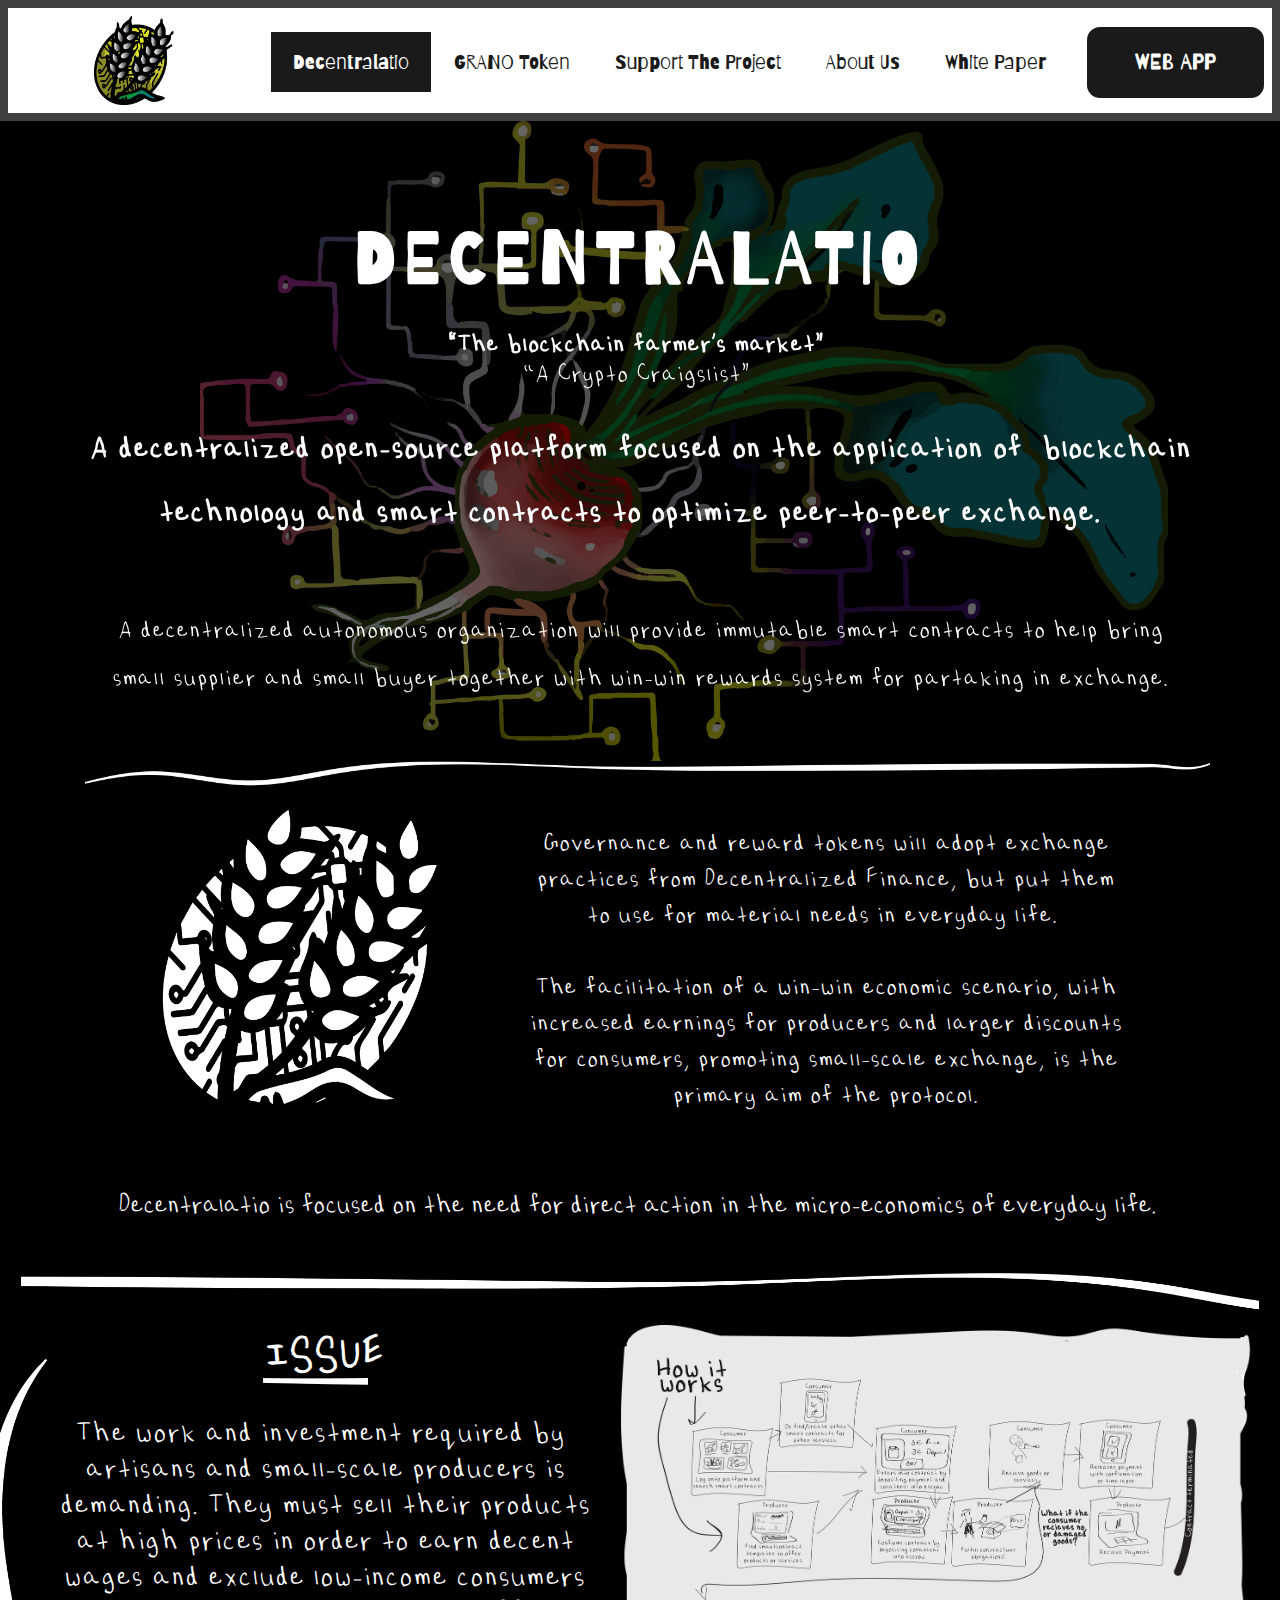
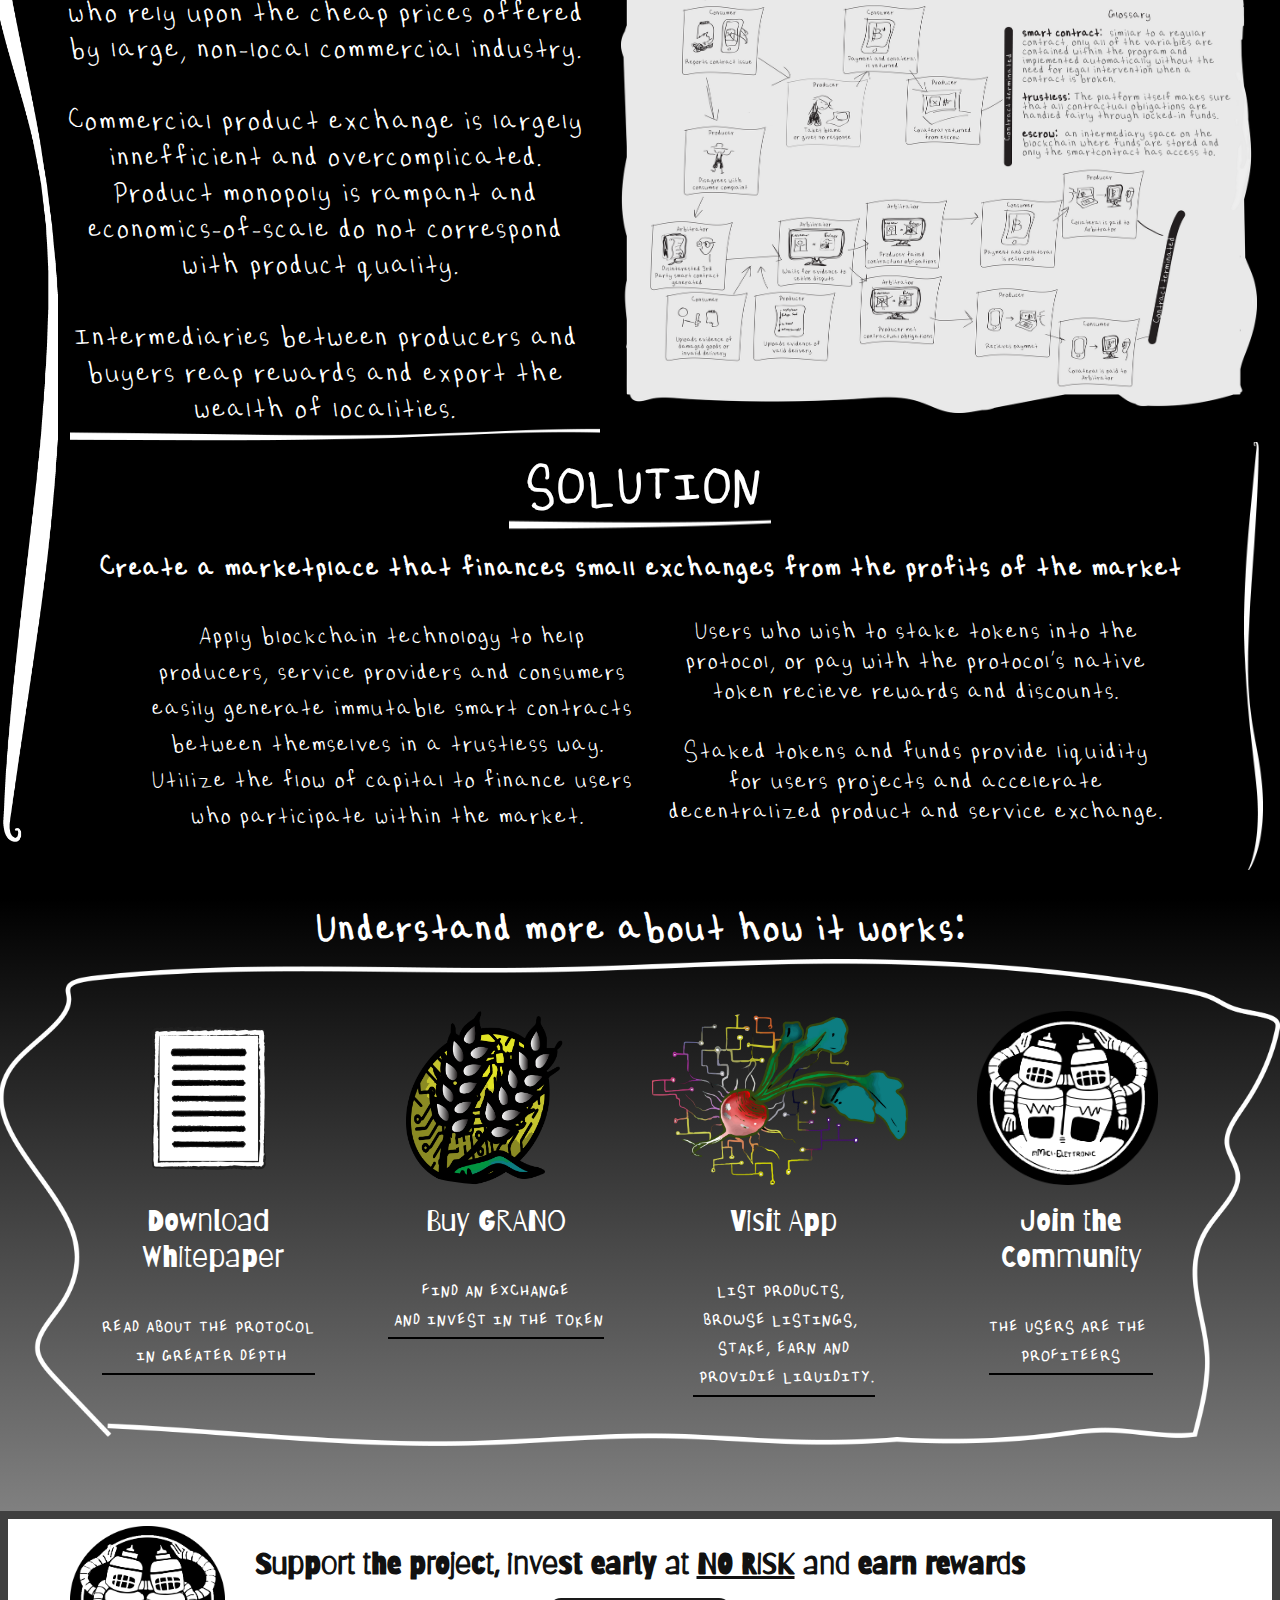
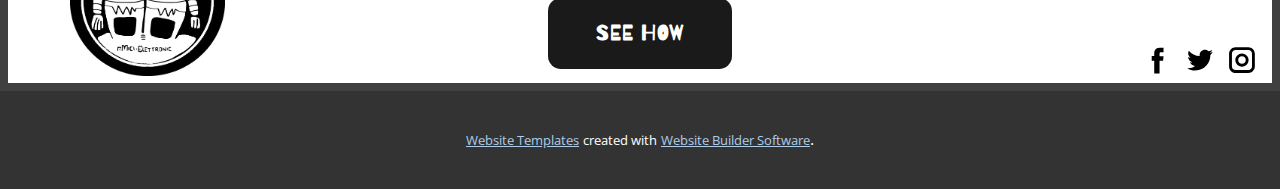
<file: Decentralatio.html>
<!DOCTYPE html>
<html style="font-size: 16px;">
  <head>
    <meta name="viewport" content="width=device-width, initial-scale=1.0">
    <meta charset="utf-8">
    <meta name="keywords" content="DECENTRALATIO, Ready to subscribe?">
    <meta name="description" content="">
    <meta name="page_type" content="np-template-header-footer-from-plugin">
    <title>Decentralatio</title>
    <link rel="stylesheet" href="nicepage.css" media="screen">
<link rel="stylesheet" href="Decentralatio.css" media="screen">
    <script class="u-script" type="text/javascript" src="jquery.js" defer=""></script>
    <script class="u-script" type="text/javascript" src="nicepage.js" defer=""></script>
    <meta name="generator" content="Nicepage 3.30.2, nicepage.com">
    
    <link id="u-theme-google-font" rel="stylesheet" href="https://fonts.googleapis.com/css?family=Roboto:100,100i,300,300i,400,400i,500,500i,700,700i,900,900i|Open+Sans:300,300i,400,400i,600,600i,700,700i,800,800i">
    <link id="u-page-google-font" rel="stylesheet" href="https://fonts.googleapis.com/css?family=Barriecito:400">
    
    
    
    
    
    <script type="application/ld+json">{
		"@context": "http://schema.org",
		"@type": "Organization",
		"name": "Site1",
		"logo": "images/GRANOcoincolor.png",
		"sameAs": [
				"https://facebook.com/name",
				"https://twitter.com/name",
				"https://instagram.com/name"
		]
}</script>
    <meta name="theme-color" content="#478ac9">
    <meta name="twitter:site" content="@">
    <meta name="twitter:card" content="summary_large_image">
    <meta name="twitter:title" content="Decentralatio">
    <meta name="twitter:description" content="Site1">
    <meta property="og:title" content="Decentralatio">
    <meta property="og:description" content="">
    <meta property="og:type" content="website">
  </head>
  <body class="u-body u-gradient" style="background-image: linear-gradient(black, white);"><header class="u-border-8 u-border-grey-75 u-clearfix u-header u-sticky u-sticky-87c9 u-white u-header" id="sec-2e25"><div class="u-clearfix u-sheet u-sheet-1">
        <a href="https://nicepage.com/c/education-website-templates" class="u-hover-feature u-image u-logo u-image-1" data-image-width="2477" data-image-height="2501">
          <img src="images/GRANOcoincolor.png" class="u-logo-image u-logo-image-1">
        </a>
        <a href="https://nicepage.com/k/card-html-templates" class="u-btn u-btn-round u-button-style u-custom-font u-grey-90 u-hover-feature u-hover-white u-radius-13 u-text-active-palette-2-base u-btn-1">Web App</a>
        <nav class="u-menu u-menu-dropdown u-offcanvas u-menu-1">
          <div class="menu-collapse u-custom-font" style="font-size: 1.25rem; letter-spacing: 0px; font-family: Barriecito;">
            <a class="u-button-style u-custom-active-color u-custom-border u-custom-border-color u-custom-hover-color u-custom-left-right-menu-spacing u-custom-padding-bottom u-custom-text-active-color u-custom-text-color u-custom-text-hover-color u-custom-top-bottom-menu-spacing u-nav-link u-text-active-palette-1-base u-text-hover-palette-2-base" href="#">
              <svg><use xmlns:xlink="http://www.w3.org/1999/xlink" xlink:href="#menu-hamburger"></use></svg>
              <svg version="1.1" xmlns="http://www.w3.org/2000/svg" xmlns:xlink="http://www.w3.org/1999/xlink"><defs><symbol id="menu-hamburger" viewBox="0 0 16 16" style="width: 16px; height: 16px;"><rect y="1" width="16" height="2"></rect><rect y="7" width="16" height="2"></rect><rect y="13" width="16" height="2"></rect>
</symbol>
</defs></svg>
            </a>
          </div>
          <div class="u-custom-menu u-nav-container">
            <ul class="u-custom-font u-nav u-spacing-1 u-unstyled u-nav-1"><li class="u-nav-item"><a class="u-active-grey-90 u-button-style u-hover-grey-10 u-nav-link u-text-active-white u-text-grey-90 u-text-hover-grey-90" href="Decentralatio.html" style="padding: 20px 22px;">Decentralatio</a>
</li><li class="u-nav-item"><a class="u-active-grey-90 u-button-style u-hover-grey-10 u-nav-link u-text-active-white u-text-grey-90 u-text-hover-grey-90" href="https://cardanoscan.io/" target="_blank" style="padding: 20px 22px;">GRANO Token</a>
</li><li class="u-nav-item"><a class="u-active-grey-90 u-button-style u-hover-grey-10 u-nav-link u-text-active-white u-text-grey-90 u-text-hover-grey-90" href="Support-The-Project.html" style="padding: 20px 22px;">Support The Project</a>
</li><li class="u-nav-item"><a class="u-active-grey-90 u-button-style u-hover-grey-10 u-nav-link u-text-active-white u-text-grey-90 u-text-hover-grey-90" href="https://www.amicielettronici.io/" style="padding: 20px 22px;">About Us</a>
</li><li class="u-nav-item"><a class="u-active-grey-90 u-button-style u-file-link u-hover-grey-10 u-nav-link u-text-active-white u-text-grey-90 u-text-hover-grey-90" href="files/DecentralatioOnePager-compressed.pdf" style="padding: 20px 22px;">White Paper</a>
</li></ul>
          </div>
          <div class="u-custom-menu u-nav-container-collapse">
            <div class="u-black u-container-style u-inner-container-layout u-opacity u-opacity-95 u-sidenav">
              <div class="u-inner-container-layout u-sidenav-overflow">
                <div class="u-menu-close"></div>
                <ul class="u-align-center u-nav u-popupmenu-items u-unstyled u-nav-2"><li class="u-nav-item"><a class="u-button-style u-nav-link" href="Decentralatio.html" style="padding: 20px 22px;">Decentralatio</a>
</li><li class="u-nav-item"><a class="u-button-style u-nav-link" href="https://cardanoscan.io/" target="_blank" style="padding: 20px 22px;">GRANO Token</a>
</li><li class="u-nav-item"><a class="u-button-style u-nav-link" href="Support-The-Project.html" style="padding: 20px 22px;">Support The Project</a>
</li><li class="u-nav-item"><a class="u-button-style u-nav-link" href="https://www.amicielettronici.io/" style="padding: 20px 22px;">About Us</a>
</li><li class="u-nav-item"><a class="u-button-style u-nav-link" href="files/DecentralatioOnePager-compressed.pdf" style="padding: 20px 22px;">White Paper</a>
</li></ul>
              </div>
            </div>
            <div class="u-black u-menu-overlay u-opacity u-opacity-70"></div>
          </div>
        </nav>
      </div></header>
    <section class="u-black u-clearfix u-section-1" id="sec-4309">
      <div class="u-align-left u-clearfix u-sheet u-sheet-1">
        <img class="u-image u-image-default u-image-1" src="images/DecenLogo1.png" alt="" data-image-width="4665" data-image-height="3161" data-animation-name="fadeIn" data-animation-duration="1000" data-animation-direction="">
        <h1 class="u-align-center u-custom-font u-hover-feature u-text u-title u-text-1" data-animation-name="fadeIn" data-animation-duration="1750" data-animation-direction="Down">DECENTRALATIO</h1>
        <div class="fr-view u-clearfix u-rich-text u-text u-text-2">
          <p style="text-align: center;">
            <span style="font-size: 2.375rem; font-weight: 700;">
              <span class="u-custom-font" style="font-family: Beatricefont;">A decentralized open-source platform focused on the application of&nbsp;</span>
            </span>
            <span style="font-size: 2.375rem;">
              <span style="font-weight: 700;">
                <span class="u-custom-font" style="font-family: Beatricefont;">blockchain technology and smart contracts to optimize peer-to-peer exchange.</span>
              </span>
            </span>
            <span style="font-size: 2.375rem; font-weight: 700;">
              <span class="u-custom-font" style="font-family: Beatricefont;">&nbsp;</span>
            </span>
          </p>
        </div>
        <p class="u-align-center u-custom-font u-text u-text-3">A decentralized autonomous organization will provide immutable smart contracts to help bring small supplier and small buyer together with win-win rewards system for partaking in exchange.</p>
        <p class="u-align-center u-custom-font u-text u-text-4">
          <span style="font-weight: 700;"> “The blockchain farmer's market”&nbsp;</span>
          <br>"A Crypto Craigslist”&nbsp;
        </p>
      </div>
      
    </section>
    <section class="u-black u-clearfix u-section-2" id="sec-92ea">
      <div class="u-clearfix u-sheet u-sheet-1">
        <img class="u-image u-image-default u-image-1" src="images/GRANOcoin1.png" alt="" data-image-width="2477" data-image-height="2501">
        <img class="u-image u-image-default u-image-2" src="images/horizontalline.png" alt="" data-image-width="7797" data-image-height="192">
        <p class="u-align-center u-custom-font u-text u-text-1">Governance and reward tokens will adopt exchange practices from Decentralized Finance, but put them to use for material needs in everyday life.&nbsp;<br>
          <br>The facilitation of a win-win economic scenario, with increased earnings for producers and larger discounts for consumers, promoting small-scale exchange, is the primary aim of the protocol.
        </p>
        <p class="u-align-center u-custom-font u-text u-text-2">&nbsp;Decentralatio is focused on&nbsp;the&nbsp;need&nbsp;for direct action in the micro-economics of everyday life.&nbsp;&nbsp;</p>
        <img class="u-image u-image-default u-image-3" src="images/horizontalline2.png" alt="" data-image-width="7797" data-image-height="192">
      </div>
    </section>
    <section class="u-black u-clearfix u-section-3" id="sec-b212">
      
      <div class="u-clearfix u-layout-wrap u-layout-wrap-1">
        <div class="u-layout">
          <div class="u-layout-row">
            <div class="u-container-style u-layout-cell u-size-29 u-layout-cell-1">
              <div class="u-container-layout u-container-layout-1">
                <p class="u-align-center u-custom-font u-text u-text-1">
                  <span style="font-weight: 700;">
                    <span style="font-size: 3rem;">ISSUE</span>
                    <br>
                  </span>
                  <span style="font-size: 2.25rem;">
                    <br>The work and investment required by&nbsp; artisans and small-scale producers is demanding. They must sell their products at high prices in order to earn decent wages and exclude low-income consumers who rely upon the cheap prices offered by large, non-local commercial industry.<br>
                    <br>Commercial product exchange is largely innefficient and overcomplicated. Product monopoly is rampant and economics-of-scale do not correspond with product quality.&nbsp;<br>
                    <br>Intermediaries between producers and buyers reap rewards and export the wealth of localities.
                  </span>
                  <br>
                </p>
                <img class="u-image u-image-default u-image-1" src="images/horizontalline.png" alt="" data-image-width="7797" data-image-height="192">
                <img class="u-image u-image-default u-image-2" src="images/horizontalline2.png" alt="" data-image-width="7797" data-image-height="192">
              </div>
            </div>
            <div class="u-container-style u-layout-cell u-size-31 u-layout-cell-2">
              <div class="u-container-layout u-container-layout-2">
                <img class="u-file-link u-hover-feature u-image u-image-default u-image-3" src="images/HowitWorks.png" alt="" data-image-width="7909" data-image-height="8556" data-href="files/HowitWorks.png" data-target="_blank">
              </div>
            </div>
          </div>
        </div>
      </div>
      <p class="u-custom-font u-text u-text-2">
        <span style="font-size: 3.75rem;">
          <span style="font-weight: 700;">SOLUTION </span>
          <br>
        </span>
        <br>
      </p>
      <p class="u-align-center u-custom-font u-text u-text-3">Create a marketplace that finances small exchanges from the profits of the market</p>
      <img class="u-image u-image-default u-image-4" src="images/horizontalline2.png" alt="" data-image-width="7797" data-image-height="192">
      <img class="u-image u-image-default u-image-5" src="images/verticalline1.png" alt="" data-image-width="134" data-image-height="1995">
      <img class="u-image u-image-default u-image-6" src="images/verticalline2.png" alt="" data-image-width="88" data-image-height="1993">
      <p class="u-align-center u-custom-font u-text u-text-4">
        <span style="font-size: 1.875rem;">Apply blockchain technology to help producers, service providers and consumers easily generate immutable smart contracts between themselves in a trustless way.&nbsp;<br>Utilize the flow of capital to finance users who participate within the market.&nbsp;<br>
        </span>
        <br>
      </p>
      <p class="u-align-center u-custom-font u-text u-text-5">Users who wish to stake tokens into the protocol, or pay with the protocol's native token recieve rewards and discounts.<br>
        <br>Staked tokens and funds provide liquidity for users projects and accelerate decentralized product and service exchange.
      </p>
    </section>
    <section class="u-clearfix u-gradient u-section-4" id="sec-daba">
      <div class="u-clearfix u-sheet u-sheet-1">
        <img class="u-image u-image-default u-image-1" src="images/box2.png" alt="" data-image-width="6891" data-image-height="2622">
        <h1 class="u-custom-font u-text u-text-body-alt-color u-text-default u-text-1">Understand more about how it works:</h1>
        <div class="u-list u-list-1">
          <div class="u-repeater u-repeater-1">
            <div class="u-container-style u-list-item u-repeater-item u-list-item-1">
              <div class="u-container-layout u-similar-container u-container-layout-1"><span class="u-custom-item u-file-icon u-icon u-icon-circle u-icon-1"><img src="images/whitepaperlthumbnail-01.png" alt=""></span>
                <h3 class="u-align-center u-custom-font u-custom-item u-text u-text-white u-text-2">Download<br>&nbsp;Whitepaper
                </h3>
                <a href="" class="u-active-none u-border-2 u-border-black u-btn u-button-style u-custom-font u-hover-none u-none u-text-body-alt-color u-btn-1"> Read about the protocol<br>&nbsp;in greater depth
                </a>
              </div>
            </div>
            <div class="u-container-style u-list-item u-repeater-item u-list-item-2">
              <div class="u-container-layout u-similar-container u-container-layout-2"><span class="u-custom-item u-file-icon u-icon u-icon-circle u-icon-2"><img src="images/GRANOcoincolor.png" alt=""></span>
                <h3 class="u-align-center u-custom-font u-custom-item u-text u-text-white u-text-3">Buy GRANO</h3>
                <a href="" class="u-active-none u-border-2 u-border-black u-btn u-button-style u-custom-font u-hover-none u-none u-text-body-alt-color u-btn-2">Find an exchange<br>&nbsp;and invest in the token
                </a>
              </div>
            </div>
            <div class="u-container-style u-list-item u-repeater-item u-list-item-3">
              <div class="u-container-layout u-similar-container u-container-layout-3"><span class="u-custom-item u-file-icon u-icon u-icon-circle u-icon-3"><img src="images/DecenLogo1.png" alt=""></span>
                <h3 class="u-align-center u-custom-font u-custom-item u-text u-text-white u-text-4">Visit App</h3>
                <a href="" class="u-active-none u-border-2 u-border-black u-btn u-button-style u-custom-font u-hover-none u-none u-text-body-alt-color u-btn-3">List products,&nbsp;<br>browse listings,&nbsp;<br>stake, earn and<br>&nbsp;providie liquidity.
                </a>
              </div>
            </div>
            <div class="u-container-style u-list-item u-repeater-item u-list-item-4">
              <div class="u-container-layout u-similar-container u-container-layout-4"><span class="u-custom-item u-file-icon u-icon u-icon-circle u-icon-4"><img src="images/amicilogo.png" alt=""></span>
                <h3 class="u-align-center u-custom-font u-custom-item u-text u-text-white u-text-5">Join the Community</h3>
                <a href="" class="u-active-none u-border-2 u-border-black u-btn u-button-style u-custom-font u-hover-none u-none u-text-body-alt-color u-btn-4">The users are the&nbsp;<br>profiteers
                </a>
              </div>
            </div>
          </div>
        </div>
      </div>
    </section>
    
    
    <footer class="u-border-8 u-border-grey-75 u-clearfix u-footer u-white" id="sec-55a1"><div class="u-clearfix u-sheet u-sheet-1">
        <a href="https://nicepage.com" class="u-image u-logo u-image-1" data-image-width="3283" data-image-height="3154">
          <img src="images/amicilogo.png?rand=8ed4" class="u-logo-image u-logo-image-1">
        </a>
        <p class="u-custom-font u-text u-text-default u-text-1">Support the project, invest early at <span style="text-decoration: underline !important;">NO RISK</span> and earn rewards
        </p>
        <a href="https://nicepage.com/k/card-html-templates" class="u-btn u-btn-round u-button-style u-custom-font u-grey-90 u-hover-feature u-hover-white u-radius-13 u-text-active-palette-2-base u-btn-1">See How</a>
        <div class="u-social-icons u-spacing-10 u-social-icons-1">
          <a class="u-social-url" title="facebook" target="_blank" href="https://facebook.com/name"><span class="u-icon u-social-facebook u-social-icon u-text-black"><svg class="u-svg-link" preserveAspectRatio="xMidYMin slice" viewBox="0 0 112 112" style=""><use xmlns:xlink="http://www.w3.org/1999/xlink" xlink:href="#svg-f3e9"></use></svg><svg class="u-svg-content" viewBox="0 0 112 112" x="0" y="0" id="svg-f3e9"><path fill="currentColor" d="M75.5,28.8H65.4c-1.5,0-4,0.9-4,4.3v9.4h13.9l-1.5,15.8H61.4v45.1H42.8V58.3h-8.8V42.4h8.8V32.2
c0-7.4,3.4-18.8,18.8-18.8h13.8v15.4H75.5z"></path></svg></span>
          </a>
          <a class="u-social-url" title="twitter" target="_blank" href="https://twitter.com/name"><span class="u-icon u-social-icon u-social-twitter u-text-black"><svg class="u-svg-link" preserveAspectRatio="xMidYMin slice" viewBox="0 0 112 112" style=""><use xmlns:xlink="http://www.w3.org/1999/xlink" xlink:href="#svg-5e62"></use></svg><svg class="u-svg-content" viewBox="0 0 112 112" x="0" y="0" id="svg-5e62"><path fill="currentColor" d="M92.2,38.2c0,0.8,0,1.6,0,2.3c0,24.3-18.6,52.4-52.6,52.4c-10.6,0.1-20.2-2.9-28.5-8.2
	c1.4,0.2,2.9,0.2,4.4,0.2c8.7,0,16.7-2.9,23-7.9c-8.1-0.2-14.9-5.5-17.3-12.8c1.1,0.2,2.4,0.2,3.4,0.2c1.6,0,3.3-0.2,4.8-0.7
	c-8.4-1.6-14.9-9.2-14.9-18c0-0.2,0-0.2,0-0.2c2.5,1.4,5.4,2.2,8.4,2.3c-5-3.3-8.3-8.9-8.3-15.4c0-3.4,1-6.5,2.5-9.2
	c9.1,11.1,22.7,18.5,38,19.2c-0.2-1.4-0.4-2.8-0.4-4.3c0.1-10,8.3-18.2,18.5-18.2c5.4,0,10.1,2.2,13.5,5.7c4.3-0.8,8.1-2.3,11.7-4.5
	c-1.4,4.3-4.3,7.9-8.1,10.1c3.7-0.4,7.3-1.4,10.6-2.9C98.9,32.3,95.7,35.5,92.2,38.2z"></path></svg></span>
          </a>
          <a class="u-social-url" title="instagram" target="_blank" href="https://instagram.com/name"><span class="u-icon u-social-icon u-social-instagram u-text-black"><svg class="u-svg-link" preserveAspectRatio="xMidYMin slice" viewBox="0 0 112 112" style=""><use xmlns:xlink="http://www.w3.org/1999/xlink" xlink:href="#svg-84fa"></use></svg><svg class="u-svg-content" viewBox="0 0 112 112" x="0" y="0" id="svg-84fa"><path fill="currentColor" d="M55.9,32.9c-12.8,0-23.2,10.4-23.2,23.2s10.4,23.2,23.2,23.2s23.2-10.4,23.2-23.2S68.7,32.9,55.9,32.9z
	 M55.9,69.4c-7.4,0-13.3-6-13.3-13.3c-0.1-7.4,6-13.3,13.3-13.3s13.3,6,13.3,13.3C69.3,63.5,63.3,69.4,55.9,69.4z"></path><path fill="#FFFFFF" d="M79.7,26.8c-3,0-5.4,2.5-5.4,5.4s2.5,5.4,5.4,5.4c3,0,5.4-2.5,5.4-5.4S82.7,26.8,79.7,26.8z"></path><path fill="currentColor" d="M78.2,11H33.5C21,11,10.8,21.3,10.8,33.7v44.7c0,12.6,10.2,22.8,22.7,22.8h44.7c12.6,0,22.7-10.2,22.7-22.7
	V33.7C100.8,21.1,90.6,11,78.2,11z M91,78.4c0,7.1-5.8,12.8-12.8,12.8H33.5c-7.1,0-12.8-5.8-12.8-12.8V33.7
	c0-7.1,5.8-12.8,12.8-12.8h44.7c7.1,0,12.8,5.8,12.8,12.8V78.4z"></path></svg></span>
          </a>
        </div>
      </div></footer>
    <section class="u-backlink u-clearfix u-grey-80">
      <a class="u-link" href="https://nicepage.com/website-templates" target="_blank">
        <span>Website Templates</span>
      </a>
      <p class="u-text">
        <span>created with</span>
      </p>
      <a class="u-link" href="" target="_blank">
        <span>Website Builder Software</span>
      </a>. 
    </section><span style="height: 64px; width: 64px; margin-left: 0px; margin-right: auto; margin-top: 0px; background-image: none; right: 20px; bottom: 20px" class="u-back-to-top u-icon u-icon-circle u-opacity u-opacity-85 u-palette-1-base u-spacing-15" data-href="#">
        <svg class="u-svg-link" preserveAspectRatio="xMidYMin slice" viewBox="0 0 551.13 551.13"><use xmlns:xlink="http://www.w3.org/1999/xlink" xlink:href="#svg-1d98"></use></svg>
        <svg class="u-svg-content" enable-background="new 0 0 551.13 551.13" viewBox="0 0 551.13 551.13" xmlns="http://www.w3.org/2000/svg" id="svg-1d98"><path d="m275.565 189.451 223.897 223.897h51.668l-275.565-275.565-275.565 275.565h51.668z"></path></svg>
    </span>
  </body>
</html>
</file>
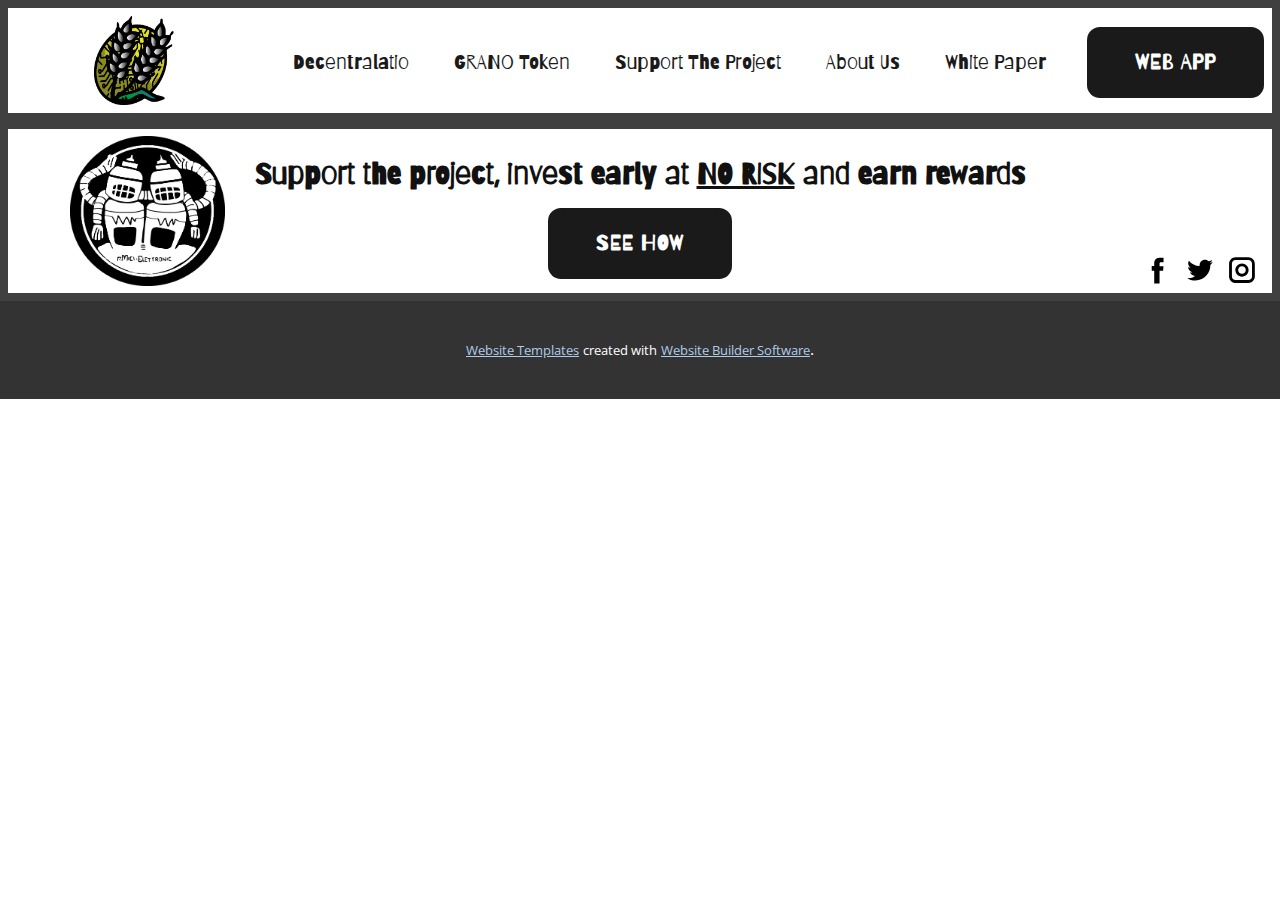
<file: Docs.html>
<!DOCTYPE html>
<html style="font-size: 16px;">
  <head>
    <meta name="viewport" content="width=device-width, initial-scale=1.0">
    <meta charset="utf-8">
    <meta name="keywords" content="">
    <meta name="description" content="">
    <meta name="page_type" content="np-template-header-footer-from-plugin">
    <title>Docs</title>
    <link rel="stylesheet" href="nicepage.css" media="screen">
<link rel="stylesheet" href="Docs.css" media="screen">
    <script class="u-script" type="text/javascript" src="jquery.js" defer=""></script>
    <script class="u-script" type="text/javascript" src="nicepage.js" defer=""></script>
    <meta name="generator" content="Nicepage 3.30.2, nicepage.com">
    <link id="u-theme-google-font" rel="stylesheet" href="https://fonts.googleapis.com/css?family=Roboto:100,100i,300,300i,400,400i,500,500i,700,700i,900,900i|Open+Sans:300,300i,400,400i,600,600i,700,700i,800,800i">
    <link id="u-page-google-font" rel="stylesheet" href="https://fonts.googleapis.com/css?family=Barriecito:400">
    
    <script type="application/ld+json">{
		"@context": "http://schema.org",
		"@type": "Organization",
		"name": "Site1",
		"logo": "images/GRANOcoincolor.png",
		"sameAs": [
				"https://facebook.com/name",
				"https://twitter.com/name",
				"https://instagram.com/name"
		]
}</script>
    <meta name="theme-color" content="#478ac9">
    <meta name="twitter:site" content="@">
    <meta name="twitter:card" content="summary_large_image">
    <meta name="twitter:title" content="Docs">
    <meta name="twitter:description" content="Site1">
    <meta property="og:title" content="Docs">
    <meta property="og:description" content="">
    <meta property="og:type" content="website">
  </head>
  <body class="u-body"><header class="u-border-8 u-border-grey-75 u-clearfix u-header u-sticky u-sticky-87c9 u-white u-header" id="sec-2e25"><div class="u-clearfix u-sheet u-sheet-1">
        <a href="https://nicepage.com/c/education-website-templates" class="u-hover-feature u-image u-logo u-image-1" data-image-width="2477" data-image-height="2501">
          <img src="images/GRANOcoincolor.png" class="u-logo-image u-logo-image-1">
        </a>
        <a href="https://nicepage.com/k/card-html-templates" class="u-btn u-btn-round u-button-style u-custom-font u-grey-90 u-hover-feature u-hover-white u-radius-13 u-text-active-palette-2-base u-btn-1">Web App</a>
        <nav class="u-menu u-menu-dropdown u-offcanvas u-menu-1">
          <div class="menu-collapse u-custom-font" style="font-size: 1.25rem; letter-spacing: 0px; font-family: Barriecito;">
            <a class="u-button-style u-custom-active-color u-custom-border u-custom-border-color u-custom-hover-color u-custom-left-right-menu-spacing u-custom-padding-bottom u-custom-text-active-color u-custom-text-color u-custom-text-hover-color u-custom-top-bottom-menu-spacing u-nav-link u-text-active-palette-1-base u-text-hover-palette-2-base" href="#">
              <svg><use xmlns:xlink="http://www.w3.org/1999/xlink" xlink:href="#menu-hamburger"></use></svg>
              <svg version="1.1" xmlns="http://www.w3.org/2000/svg" xmlns:xlink="http://www.w3.org/1999/xlink"><defs><symbol id="menu-hamburger" viewBox="0 0 16 16" style="width: 16px; height: 16px;"><rect y="1" width="16" height="2"></rect><rect y="7" width="16" height="2"></rect><rect y="13" width="16" height="2"></rect>
</symbol>
</defs></svg>
            </a>
          </div>
          <div class="u-custom-menu u-nav-container">
            <ul class="u-custom-font u-nav u-spacing-1 u-unstyled u-nav-1"><li class="u-nav-item"><a class="u-active-grey-90 u-button-style u-hover-grey-10 u-nav-link u-text-active-white u-text-grey-90 u-text-hover-grey-90" href="Decentralatio.html" style="padding: 20px 22px;">Decentralatio</a>
</li><li class="u-nav-item"><a class="u-active-grey-90 u-button-style u-hover-grey-10 u-nav-link u-text-active-white u-text-grey-90 u-text-hover-grey-90" href="https://cardanoscan.io/" target="_blank" style="padding: 20px 22px;">GRANO Token</a>
</li><li class="u-nav-item"><a class="u-active-grey-90 u-button-style u-hover-grey-10 u-nav-link u-text-active-white u-text-grey-90 u-text-hover-grey-90" href="Support-The-Project.html" style="padding: 20px 22px;">Support The Project</a>
</li><li class="u-nav-item"><a class="u-active-grey-90 u-button-style u-hover-grey-10 u-nav-link u-text-active-white u-text-grey-90 u-text-hover-grey-90" href="https://www.amicielettronici.io/" style="padding: 20px 22px;">About Us</a>
</li><li class="u-nav-item"><a class="u-active-grey-90 u-button-style u-file-link u-hover-grey-10 u-nav-link u-text-active-white u-text-grey-90 u-text-hover-grey-90" href="files/DecentralatioOnePager-compressed.pdf" style="padding: 20px 22px;">White Paper</a>
</li></ul>
          </div>
          <div class="u-custom-menu u-nav-container-collapse">
            <div class="u-black u-container-style u-inner-container-layout u-opacity u-opacity-95 u-sidenav">
              <div class="u-inner-container-layout u-sidenav-overflow">
                <div class="u-menu-close"></div>
                <ul class="u-align-center u-nav u-popupmenu-items u-unstyled u-nav-2"><li class="u-nav-item"><a class="u-button-style u-nav-link" href="Decentralatio.html" style="padding: 20px 22px;">Decentralatio</a>
</li><li class="u-nav-item"><a class="u-button-style u-nav-link" href="https://cardanoscan.io/" target="_blank" style="padding: 20px 22px;">GRANO Token</a>
</li><li class="u-nav-item"><a class="u-button-style u-nav-link" href="Support-The-Project.html" style="padding: 20px 22px;">Support The Project</a>
</li><li class="u-nav-item"><a class="u-button-style u-nav-link" href="https://www.amicielettronici.io/" style="padding: 20px 22px;">About Us</a>
</li><li class="u-nav-item"><a class="u-button-style u-nav-link" href="files/DecentralatioOnePager-compressed.pdf" style="padding: 20px 22px;">White Paper</a>
</li></ul>
              </div>
            </div>
            <div class="u-black u-menu-overlay u-opacity u-opacity-70"></div>
          </div>
        </nav>
      </div></header> 
    
    
    <footer class="u-border-8 u-border-grey-75 u-clearfix u-footer u-white" id="sec-55a1"><div class="u-clearfix u-sheet u-sheet-1">
        <a href="https://nicepage.com" class="u-image u-logo u-image-1" data-image-width="3283" data-image-height="3154">
          <img src="images/amicilogo.png" class="u-logo-image u-logo-image-1">
        </a>
        <p class="u-custom-font u-text u-text-default u-text-1">Support the project, invest early at <span style="text-decoration: underline !important;">NO RISK</span> and earn rewards
        </p>
        <a href="https://nicepage.com/k/card-html-templates" class="u-btn u-btn-round u-button-style u-custom-font u-grey-90 u-hover-feature u-hover-white u-radius-13 u-text-active-palette-2-base u-btn-1">See How</a>
        <div class="u-social-icons u-spacing-10 u-social-icons-1">
          <a class="u-social-url" title="facebook" target="_blank" href="https://facebook.com/name"><span class="u-icon u-social-facebook u-social-icon u-text-black"><svg class="u-svg-link" preserveAspectRatio="xMidYMin slice" viewBox="0 0 112 112" style=""><use xmlns:xlink="http://www.w3.org/1999/xlink" xlink:href="#svg-f3e9"></use></svg><svg class="u-svg-content" viewBox="0 0 112 112" x="0" y="0" id="svg-f3e9"><path fill="currentColor" d="M75.5,28.8H65.4c-1.5,0-4,0.9-4,4.3v9.4h13.9l-1.5,15.8H61.4v45.1H42.8V58.3h-8.8V42.4h8.8V32.2
c0-7.4,3.4-18.8,18.8-18.8h13.8v15.4H75.5z"></path></svg></span>
          </a>
          <a class="u-social-url" title="twitter" target="_blank" href="https://twitter.com/name"><span class="u-icon u-social-icon u-social-twitter u-text-black"><svg class="u-svg-link" preserveAspectRatio="xMidYMin slice" viewBox="0 0 112 112" style=""><use xmlns:xlink="http://www.w3.org/1999/xlink" xlink:href="#svg-5e62"></use></svg><svg class="u-svg-content" viewBox="0 0 112 112" x="0" y="0" id="svg-5e62"><path fill="currentColor" d="M92.2,38.2c0,0.8,0,1.6,0,2.3c0,24.3-18.6,52.4-52.6,52.4c-10.6,0.1-20.2-2.9-28.5-8.2
	c1.4,0.2,2.9,0.2,4.4,0.2c8.7,0,16.7-2.9,23-7.9c-8.1-0.2-14.9-5.5-17.3-12.8c1.1,0.2,2.4,0.2,3.4,0.2c1.6,0,3.3-0.2,4.8-0.7
	c-8.4-1.6-14.9-9.2-14.9-18c0-0.2,0-0.2,0-0.2c2.5,1.4,5.4,2.2,8.4,2.3c-5-3.3-8.3-8.9-8.3-15.4c0-3.4,1-6.5,2.5-9.2
	c9.1,11.1,22.7,18.5,38,19.2c-0.2-1.4-0.4-2.8-0.4-4.3c0.1-10,8.3-18.2,18.5-18.2c5.4,0,10.1,2.2,13.5,5.7c4.3-0.8,8.1-2.3,11.7-4.5
	c-1.4,4.3-4.3,7.9-8.1,10.1c3.7-0.4,7.3-1.4,10.6-2.9C98.9,32.3,95.7,35.5,92.2,38.2z"></path></svg></span>
          </a>
          <a class="u-social-url" title="instagram" target="_blank" href="https://instagram.com/name"><span class="u-icon u-social-icon u-social-instagram u-text-black"><svg class="u-svg-link" preserveAspectRatio="xMidYMin slice" viewBox="0 0 112 112" style=""><use xmlns:xlink="http://www.w3.org/1999/xlink" xlink:href="#svg-84fa"></use></svg><svg class="u-svg-content" viewBox="0 0 112 112" x="0" y="0" id="svg-84fa"><path fill="currentColor" d="M55.9,32.9c-12.8,0-23.2,10.4-23.2,23.2s10.4,23.2,23.2,23.2s23.2-10.4,23.2-23.2S68.7,32.9,55.9,32.9z
	 M55.9,69.4c-7.4,0-13.3-6-13.3-13.3c-0.1-7.4,6-13.3,13.3-13.3s13.3,6,13.3,13.3C69.3,63.5,63.3,69.4,55.9,69.4z"></path><path fill="#FFFFFF" d="M79.7,26.8c-3,0-5.4,2.5-5.4,5.4s2.5,5.4,5.4,5.4c3,0,5.4-2.5,5.4-5.4S82.7,26.8,79.7,26.8z"></path><path fill="currentColor" d="M78.2,11H33.5C21,11,10.8,21.3,10.8,33.7v44.7c0,12.6,10.2,22.8,22.7,22.8h44.7c12.6,0,22.7-10.2,22.7-22.7
	V33.7C100.8,21.1,90.6,11,78.2,11z M91,78.4c0,7.1-5.8,12.8-12.8,12.8H33.5c-7.1,0-12.8-5.8-12.8-12.8V33.7
	c0-7.1,5.8-12.8,12.8-12.8h44.7c7.1,0,12.8,5.8,12.8,12.8V78.4z"></path></svg></span>
          </a>
        </div>
      </div></footer>
    <section class="u-backlink u-clearfix u-grey-80">
      <a class="u-link" href="https://nicepage.com/website-templates" target="_blank">
        <span>Website Templates</span>
      </a>
      <p class="u-text">
        <span>created with</span>
      </p>
      <a class="u-link" href="" target="_blank">
        <span>Website Builder Software</span>
      </a>. 
    </section>
  </body>
</html>
</file>
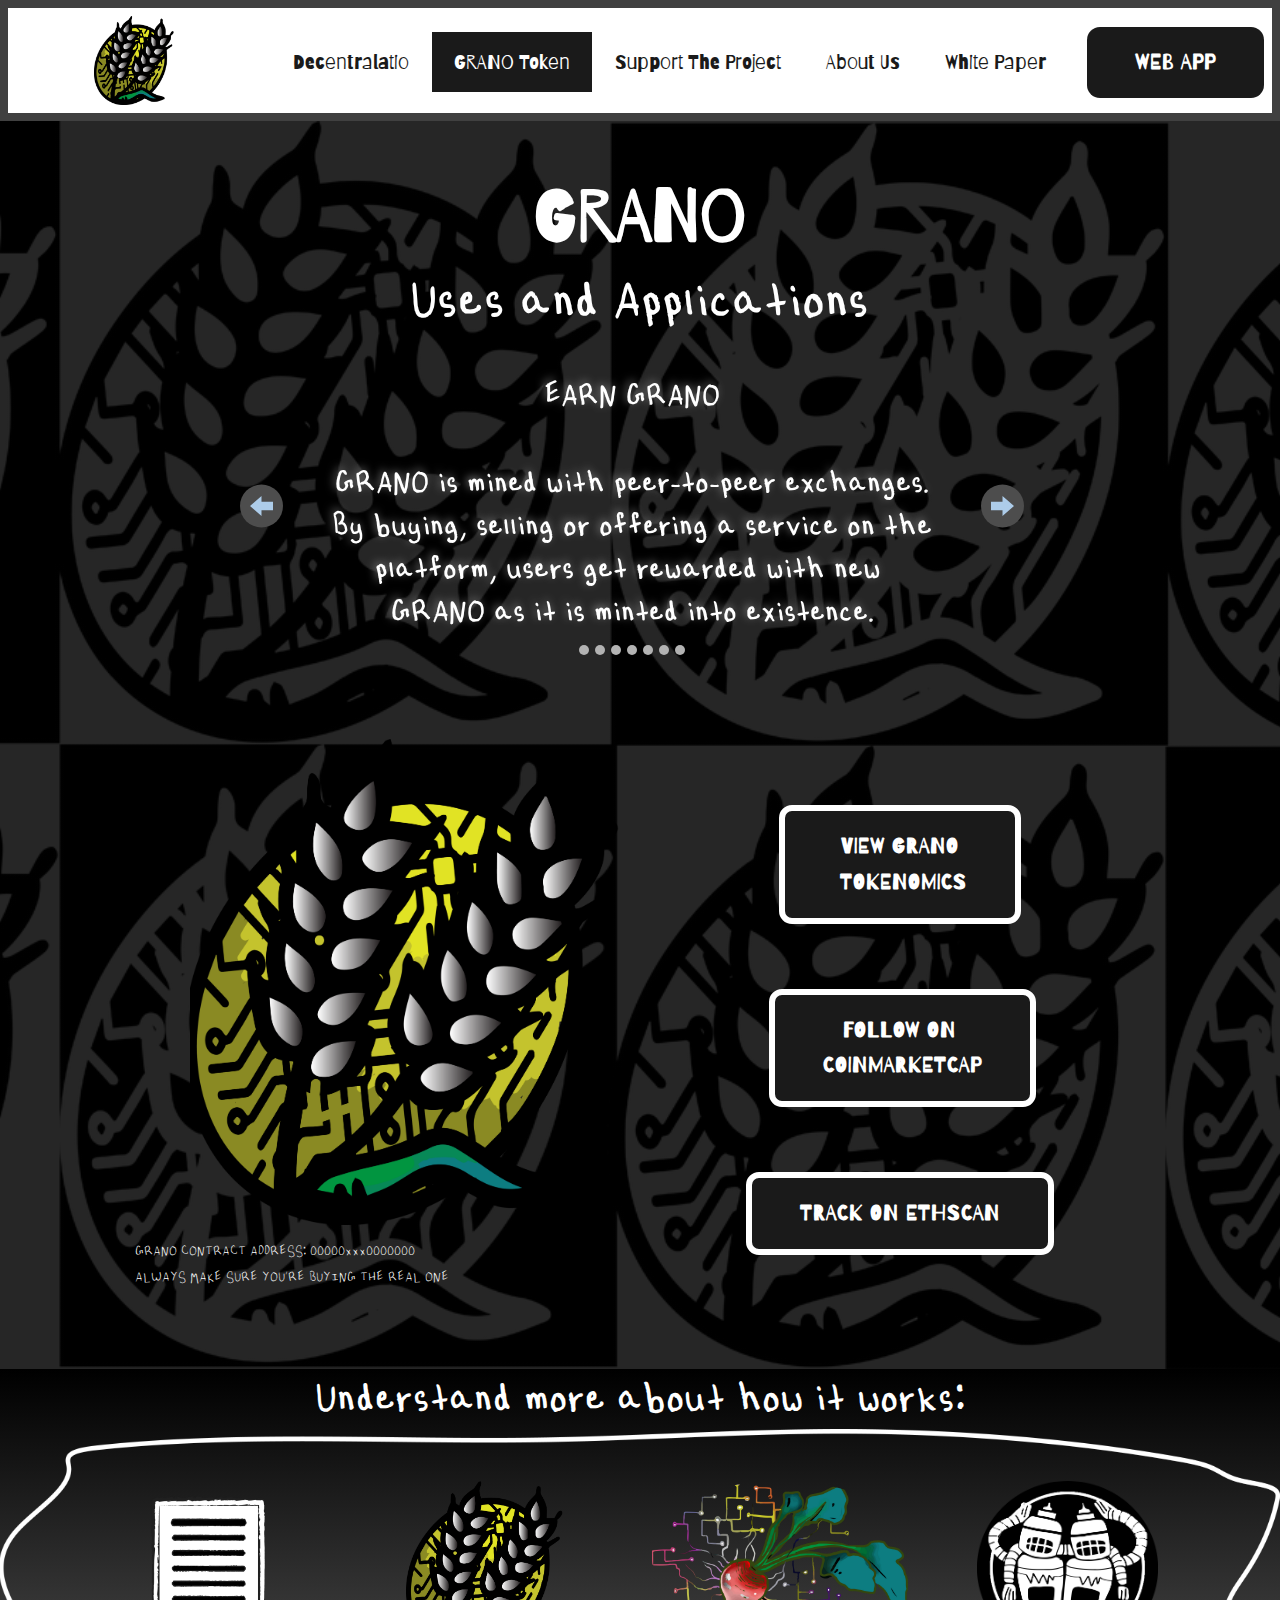
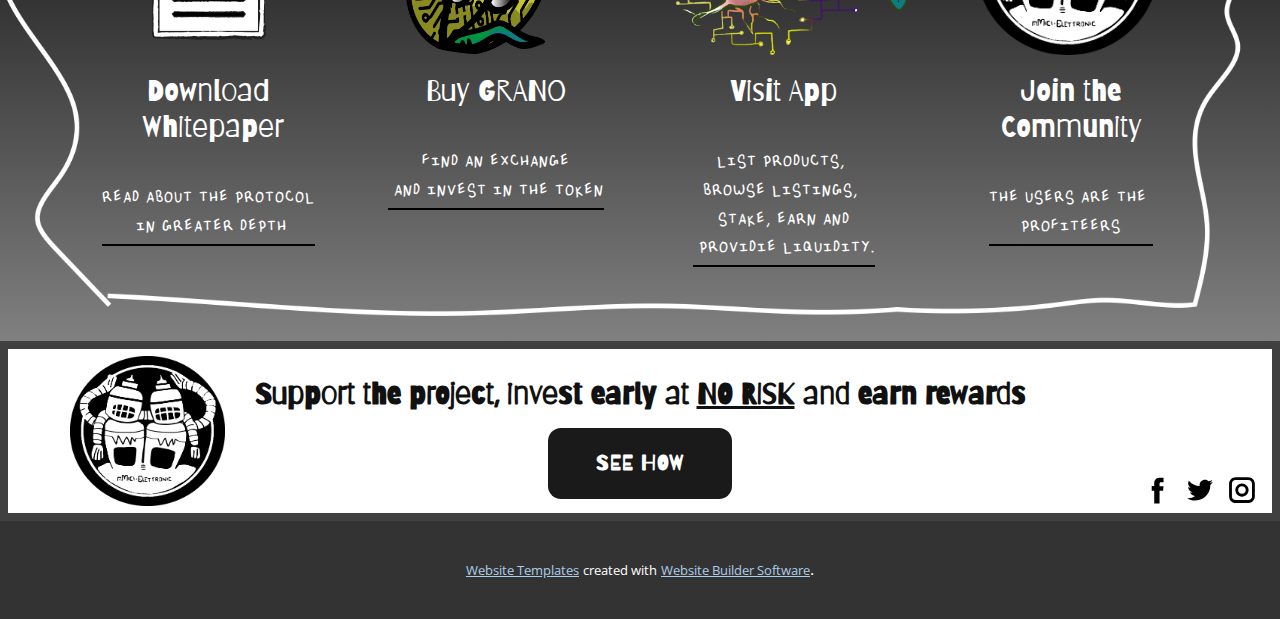
<file: GRANO-Token.html>
<!DOCTYPE html>
<html style="font-size: 16px;">
  <head>
    <meta name="viewport" content="width=device-width, initial-scale=1.0">
    <meta charset="utf-8">
    <meta name="keywords" content="INTUITIVE">
    <meta name="description" content="">
    <meta name="page_type" content="np-template-header-footer-from-plugin">
    <title>GRANO Token</title>
    <link rel="stylesheet" href="nicepage.css" media="screen">
<link rel="stylesheet" href="GRANO-Token.css" media="screen">
    <script class="u-script" type="text/javascript" src="jquery.js" defer=""></script>
    <script class="u-script" type="text/javascript" src="nicepage.js" defer=""></script>
    <meta name="generator" content="Nicepage 3.30.2, nicepage.com">
    
    <link id="u-theme-google-font" rel="stylesheet" href="https://fonts.googleapis.com/css?family=Roboto:100,100i,300,300i,400,400i,500,500i,700,700i,900,900i|Open+Sans:300,300i,400,400i,600,600i,700,700i,800,800i">
    <link id="u-page-google-font" rel="stylesheet" href="https://fonts.googleapis.com/css?family=Barriecito:400">
    
    
    
    <script type="application/ld+json">{
		"@context": "http://schema.org",
		"@type": "Organization",
		"name": "Site1",
		"logo": "images/GRANOcoincolor.png",
		"sameAs": [
				"https://facebook.com/name",
				"https://twitter.com/name",
				"https://instagram.com/name"
		]
}</script>
    <meta name="theme-color" content="#478ac9">
    <meta name="twitter:site" content="@">
    <meta name="twitter:card" content="summary_large_image">
    <meta name="twitter:title" content="GRANO Token">
    <meta name="twitter:description" content="Site1">
    <meta property="og:title" content="GRANO Token">
    <meta property="og:description" content="">
    <meta property="og:type" content="website">
  </head>
  <body class="u-body"><header class="u-border-8 u-border-grey-75 u-clearfix u-header u-sticky u-sticky-87c9 u-white u-header" id="sec-2e25"><div class="u-clearfix u-sheet u-sheet-1">
        <a href="https://nicepage.com/c/education-website-templates" class="u-hover-feature u-image u-logo u-image-1" data-image-width="2477" data-image-height="2501">
          <img src="images/GRANOcoincolor.png" class="u-logo-image u-logo-image-1">
        </a>
        <a href="https://nicepage.com/k/card-html-templates" class="u-btn u-btn-round u-button-style u-custom-font u-grey-90 u-hover-feature u-hover-white u-radius-13 u-text-active-palette-2-base u-btn-1">Web App</a>
        <nav class="u-menu u-menu-dropdown u-offcanvas u-menu-1">
          <div class="menu-collapse u-custom-font" style="font-size: 1.25rem; letter-spacing: 0px; font-family: Barriecito;">
            <a class="u-button-style u-custom-active-color u-custom-border u-custom-border-color u-custom-hover-color u-custom-left-right-menu-spacing u-custom-padding-bottom u-custom-text-active-color u-custom-text-color u-custom-text-hover-color u-custom-top-bottom-menu-spacing u-nav-link u-text-active-palette-1-base u-text-hover-palette-2-base" href="#">
              <svg><use xmlns:xlink="http://www.w3.org/1999/xlink" xlink:href="#menu-hamburger"></use></svg>
              <svg version="1.1" xmlns="http://www.w3.org/2000/svg" xmlns:xlink="http://www.w3.org/1999/xlink"><defs><symbol id="menu-hamburger" viewBox="0 0 16 16" style="width: 16px; height: 16px;"><rect y="1" width="16" height="2"></rect><rect y="7" width="16" height="2"></rect><rect y="13" width="16" height="2"></rect>
</symbol>
</defs></svg>
            </a>
          </div>
          <div class="u-custom-menu u-nav-container">
            <ul class="u-custom-font u-nav u-spacing-1 u-unstyled u-nav-1"><li class="u-nav-item"><a class="u-active-grey-90 u-button-style u-hover-grey-10 u-nav-link u-text-active-white u-text-grey-90 u-text-hover-grey-90" href="Decentralatio.html" style="padding: 20px 22px;">Decentralatio</a>
</li><li class="u-nav-item"><a class="u-active-grey-90 u-button-style u-hover-grey-10 u-nav-link u-text-active-white u-text-grey-90 u-text-hover-grey-90" href="https://cardanoscan.io/" target="_blank" style="padding: 20px 22px;">GRANO Token</a>
</li><li class="u-nav-item"><a class="u-active-grey-90 u-button-style u-hover-grey-10 u-nav-link u-text-active-white u-text-grey-90 u-text-hover-grey-90" href="Support-The-Project.html" style="padding: 20px 22px;">Support The Project</a>
</li><li class="u-nav-item"><a class="u-active-grey-90 u-button-style u-hover-grey-10 u-nav-link u-text-active-white u-text-grey-90 u-text-hover-grey-90" href="https://www.amicielettronici.io/" style="padding: 20px 22px;">About Us</a>
</li><li class="u-nav-item"><a class="u-active-grey-90 u-button-style u-file-link u-hover-grey-10 u-nav-link u-text-active-white u-text-grey-90 u-text-hover-grey-90" href="files/DecentralatioOnePager-compressed.pdf" style="padding: 20px 22px;">White Paper</a>
</li></ul>
          </div>
          <div class="u-custom-menu u-nav-container-collapse">
            <div class="u-black u-container-style u-inner-container-layout u-opacity u-opacity-95 u-sidenav">
              <div class="u-inner-container-layout u-sidenav-overflow">
                <div class="u-menu-close"></div>
                <ul class="u-align-center u-nav u-popupmenu-items u-unstyled u-nav-2"><li class="u-nav-item"><a class="u-button-style u-nav-link" href="Decentralatio.html" style="padding: 20px 22px;">Decentralatio</a>
</li><li class="u-nav-item"><a class="u-button-style u-nav-link" href="https://cardanoscan.io/" target="_blank" style="padding: 20px 22px;">GRANO Token</a>
</li><li class="u-nav-item"><a class="u-button-style u-nav-link" href="Support-The-Project.html" style="padding: 20px 22px;">Support The Project</a>
</li><li class="u-nav-item"><a class="u-button-style u-nav-link" href="https://www.amicielettronici.io/" style="padding: 20px 22px;">About Us</a>
</li><li class="u-nav-item"><a class="u-button-style u-nav-link" href="files/DecentralatioOnePager-compressed.pdf" style="padding: 20px 22px;">White Paper</a>
</li></ul>
              </div>
            </div>
            <div class="u-black u-menu-overlay u-opacity u-opacity-70"></div>
          </div>
        </nav>
      </div></header>
    <section class="u-clearfix u-image u-shading u-section-1" id="sec-e05f" data-image-width="8022" data-image-height="4397">
      <div class="u-clearfix u-sheet u-sheet-1">
        <h2 class="u-custom-font u-text u-text-default u-text-1">GRANO</h2>
        <p class="u-custom-font u-text u-text-2"> Uses and Applications</p>
        <div id="carousel-5989" data-interval="5000" data-u-ride="carousel" class="u-carousel u-carousel-duration-1500 u-expanded-width-sm u-expanded-width-xs u-slider u-slider-1">
          <ol class="u-absolute-hcenter u-carousel-indicators u-carousel-indicators-1">
            <li data-u-target="#carousel-5989" class="u-active u-grey-30 u-shape-circle" data-u-slide-to="0" style="width: 10px; height: 10px;"></li>
            <li data-u-target="#carousel-5989" class="u-grey-30 u-shape-circle" data-u-slide-to="1" style="width: 10px; height: 10px;"></li>
            <li data-u-target="#carousel-5989" class="u-grey-30 u-shape-circle" data-u-slide-to="2" style="width: 10px; height: 10px;"></li>
            <li data-u-target="#carousel-5989" class="u-grey-30 u-shape-circle" data-u-slide-to="3" style="width: 10px; height: 10px;"></li>
            <li data-u-target="#carousel-5989" class="u-grey-30 u-shape-circle" data-u-slide-to="4" style="width: 10px; height: 10px;"></li>
            <li data-u-target="#carousel-5989" class="u-grey-30 u-shape-circle" data-u-slide-to="5" style="width: 10px; height: 10px;"></li>
            <li data-u-target="#carousel-5989" class="u-grey-30 u-shape-circle" data-u-slide-to="6" style="width: 10px; height: 10px;"></li>
          </ol>
          <div class="u-carousel-inner" role="listbox">
            <div class="u-active u-align-center u-carousel-item u-container-style u-shape-rectangle u-slide">
              <div class="u-container-layout u-container-layout-1">
                <p class="u-custom-font u-large-text u-text u-text-variant u-text-3">
                  <span style="font-size: 2.25rem;">EARN GRANO<br>
                    <br> GRANO is mined with peer-to-peer exchanges.<br>By buying, selling or offering a service on the platform, users get rewarded with new&nbsp;<br>GRANO as it is minted into existence.
                  </span>
                  <br>
                </p>
              </div>
            </div>
            <div class="u-align-center u-carousel-item u-container-style u-slide">
              <div class="u-container-layout u-valign-top u-container-layout-2">
                <p class="u-custom-font u-large-text u-text u-text-variant u-text-4">BUY AT DISCOUNT WITH GRANO<br>
                  <br>GRANO can be directly exchanged with producers for material products at a discounted price. The price difference is made up by the treasury.
                </p>
              </div>
            </div>
            <div class="u-align-center u-carousel-item u-container-style u-slide u-carousel-item-3">
              <div class="u-container-layout u-valign-top u-container-layout-3">
                <p class="u-custom-font u-text u-text-default u-text-5">
                  <span style="font-size: 2.25rem;">SELL HIGHER WITH GRANO <br>
                    <br> Producers and sellers who accept GRANO as payment earn an extra 50% in profits from the treasury of the protocol.
                  </span>
                  <br>
                </p>
              </div>
            </div>
            <div class="u-carousel-item u-container-style u-slide u-carousel-item-4">
              <div class="u-container-layout u-valign-top u-container-layout-4">
                <p class="u-custom-font u-large-text u-text u-text-variant u-text-6">STAKE GRANO<br>
                  <br>Stake GRANO to earn a passive income, share in protocol profits and boost the exchange the value of GRANO tokens.
                </p>
              </div>
            </div>
            <div class="u-carousel-item u-container-style u-slide u-carousel-item-5">
              <div class="u-container-layout u-container-layout-5">
                <p class="u-custom-font u-large-text u-text u-text-variant u-text-7">VOTE WITH GRANO<br>
                  <br>Vote on development, project acceleration, fund allocation and community choices&nbsp;<br>with GRANO token.
                </p>
              </div>
            </div>
            <div class="u-align-center u-carousel-item u-container-style u-slide u-carousel-item-6">
              <div class="u-container-layout u-valign-top u-container-layout-6">
                <p class="u-custom-font u-text u-text-8">ACCELERATE REAL PROJECTS WITH<br>GRANO GRANTS<br>
                  <br>Decentralized community voting will help fund producers and creators who have proposals that will benefit the items available to the community .
                </p>
              </div>
            </div>
            <div class="u-carousel-item u-container-style u-slide u-carousel-item-7">
              <div class="u-container-layout u-valign-top u-container-layout-7">
                <p class="u-custom-font u-text u-text-default u-text-9">PROVIDE LIQUIDITY<br>
                  <br>Providing liquidity in decentralized exchange pools will earn you a small % on the trading of&nbsp;<br>GRANO for other tokens.
                </p>
              </div>
            </div>
          </div>
          <a class="u-absolute-vcenter u-carousel-control u-carousel-control-prev u-grey-70 u-hidden-xs u-icon-circle u-spacing-10 u-carousel-control-1" href="#carousel-5989" role="button" data-u-slide="prev">
            <span aria-hidden="true">
              <svg x="0px" y="0px" viewBox="0 0 16 16"><path d="M8,1v4h8l0,6H8v4L0,8L8,1z"></path></svg>
            </span>
            <span class="sr-only">
              <svg x="0px" y="0px" viewBox="0 0 16 16"><path d="M8,1v4h8l0,6H8v4L0,8L8,1z"></path></svg>
            </span>
          </a>
          <a class="u-absolute-vcenter u-carousel-control u-carousel-control-next u-grey-70 u-hidden-xs u-icon-circle u-spacing-10 u-carousel-control-2" href="#carousel-5989" role="button" data-u-slide="next">
            <span aria-hidden="true">
              <svg x="0px" y="0px" viewBox="0 0 16 16"><path d="M16,8l-8,7v-4H0l0-6h8V1L16,8z"></path></svg>
            </span>
            <span class="sr-only">
              <svg x="0px" y="0px" viewBox="0 0 16 16"><path d="M16,8l-8,7v-4H0l0-6h8V1L16,8z"></path></svg>
            </span>
          </a>
        </div>
        <img class="u-image u-image-default u-image-1" src="images/GRANOcoincolor.png" alt="" data-image-width="1585" data-image-height="1600">
        <a href="https://nicepage.com/k/card-html-templates" class="u-border-6 u-border-white u-btn u-btn-round u-button-style u-custom-font u-grey-90 u-hover-feature u-hover-white u-radius-13 u-text-active-palette-2-base u-btn-1">View GRANO<br>&nbsp;Tokenomics
        </a>
        <a href="https://nicepage.com/k/card-html-templates" class="u-border-6 u-border-white u-btn u-btn-round u-button-style u-custom-font u-grey-90 u-hover-feature u-hover-white u-radius-13 u-text-active-palette-2-base u-btn-2">Follow on&nbsp;<br>Coinmarketcap
        </a>
        <a href="https://nicepage.com/k/card-html-templates" class="u-border-6 u-border-white u-btn u-btn-round u-button-style u-custom-font u-grey-90 u-hover-feature u-hover-white u-radius-13 u-text-active-palette-2-base u-btn-3">track on ethscan</a>
        <p class="u-custom-font u-text u-text-10">GRANO CONTRACT ADDRESS: 00000xxx0000000<br>ALWAYS MAKE SURE YOU'RE BUYING THE REAL ONE
        </p>
      </div>
      
      
      
    </section>
    <section class="u-clearfix u-gradient u-section-2" id="sec-0020">
      <div class="u-clearfix u-sheet u-sheet-1">
        <img class="u-image u-image-default u-image-1" src="images/box2.png" alt="" data-image-width="6891" data-image-height="2622">
        <h1 class="u-custom-font u-text u-text-body-alt-color u-text-default u-text-1">Understand more about how it works:</h1>
        <div class="u-list u-list-1">
          <div class="u-repeater u-repeater-1">
            <div class="u-container-style u-list-item u-repeater-item u-list-item-1">
              <div class="u-container-layout u-similar-container u-container-layout-1"><span class="u-custom-item u-file-icon u-icon u-icon-circle u-icon-1"><img src="images/whitepaperlthumbnail-01.png" alt=""></span>
                <h3 class="u-align-center u-custom-font u-custom-item u-text u-text-white u-text-2">Download<br>&nbsp;Whitepaper
                </h3>
                <a href="" class="u-active-none u-border-2 u-border-black u-btn u-button-style u-custom-font u-hover-none u-none u-text-body-alt-color u-btn-1"> Read about the protocol<br>&nbsp;in greater depth
                </a>
              </div>
            </div>
            <div class="u-container-style u-list-item u-repeater-item u-list-item-2">
              <div class="u-container-layout u-similar-container u-container-layout-2"><span class="u-custom-item u-file-icon u-icon u-icon-circle u-icon-2"><img src="images/GRANOcoincolor.png" alt=""></span>
                <h3 class="u-align-center u-custom-font u-custom-item u-text u-text-white u-text-3">Buy GRANO</h3>
                <a href="" class="u-active-none u-border-2 u-border-black u-btn u-button-style u-custom-font u-hover-none u-none u-text-body-alt-color u-btn-2">Find an exchange<br>&nbsp;and invest in the token
                </a>
              </div>
            </div>
            <div class="u-container-style u-list-item u-repeater-item u-list-item-3">
              <div class="u-container-layout u-similar-container u-container-layout-3"><span class="u-custom-item u-file-icon u-icon u-icon-circle u-icon-3"><img src="images/DecenLogo1.png" alt=""></span>
                <h3 class="u-align-center u-custom-font u-custom-item u-text u-text-white u-text-4">Visit App</h3>
                <a href="" class="u-active-none u-border-2 u-border-black u-btn u-button-style u-custom-font u-hover-none u-none u-text-body-alt-color u-btn-3">List products,&nbsp;<br>browse listings,&nbsp;<br>stake, earn and<br>&nbsp;providie liquidity.
                </a>
              </div>
            </div>
            <div class="u-container-style u-list-item u-repeater-item u-list-item-4">
              <div class="u-container-layout u-similar-container u-container-layout-4"><span class="u-custom-item u-file-icon u-icon u-icon-circle u-icon-4"><img src="images/amicilogo.png" alt=""></span>
                <h3 class="u-align-center u-custom-font u-custom-item u-text u-text-white u-text-5">Join the Community</h3>
                <a href="" class="u-active-none u-border-2 u-border-black u-btn u-button-style u-custom-font u-hover-none u-none u-text-body-alt-color u-btn-4">The users are the&nbsp;<br>profiteers
                </a>
              </div>
            </div>
          </div>
        </div>
      </div>
    </section>
    
    
    <footer class="u-border-8 u-border-grey-75 u-clearfix u-footer u-white" id="sec-55a1"><div class="u-clearfix u-sheet u-sheet-1">
        <a href="https://nicepage.com" class="u-image u-logo u-image-1" data-image-width="3283" data-image-height="3154">
          <img src="images/amicilogo.png?rand=8ed4" class="u-logo-image u-logo-image-1">
        </a>
        <p class="u-custom-font u-text u-text-default u-text-1">Support the project, invest early at <span style="text-decoration: underline !important;">NO RISK</span> and earn rewards
        </p>
        <a href="https://nicepage.com/k/card-html-templates" class="u-btn u-btn-round u-button-style u-custom-font u-grey-90 u-hover-feature u-hover-white u-radius-13 u-text-active-palette-2-base u-btn-1">See How</a>
        <div class="u-social-icons u-spacing-10 u-social-icons-1">
          <a class="u-social-url" title="facebook" target="_blank" href="https://facebook.com/name"><span class="u-icon u-social-facebook u-social-icon u-text-black"><svg class="u-svg-link" preserveAspectRatio="xMidYMin slice" viewBox="0 0 112 112" style=""><use xmlns:xlink="http://www.w3.org/1999/xlink" xlink:href="#svg-f3e9"></use></svg><svg class="u-svg-content" viewBox="0 0 112 112" x="0" y="0" id="svg-f3e9"><path fill="currentColor" d="M75.5,28.8H65.4c-1.5,0-4,0.9-4,4.3v9.4h13.9l-1.5,15.8H61.4v45.1H42.8V58.3h-8.8V42.4h8.8V32.2
c0-7.4,3.4-18.8,18.8-18.8h13.8v15.4H75.5z"></path></svg></span>
          </a>
          <a class="u-social-url" title="twitter" target="_blank" href="https://twitter.com/name"><span class="u-icon u-social-icon u-social-twitter u-text-black"><svg class="u-svg-link" preserveAspectRatio="xMidYMin slice" viewBox="0 0 112 112" style=""><use xmlns:xlink="http://www.w3.org/1999/xlink" xlink:href="#svg-5e62"></use></svg><svg class="u-svg-content" viewBox="0 0 112 112" x="0" y="0" id="svg-5e62"><path fill="currentColor" d="M92.2,38.2c0,0.8,0,1.6,0,2.3c0,24.3-18.6,52.4-52.6,52.4c-10.6,0.1-20.2-2.9-28.5-8.2
	c1.4,0.2,2.9,0.2,4.4,0.2c8.7,0,16.7-2.9,23-7.9c-8.1-0.2-14.9-5.5-17.3-12.8c1.1,0.2,2.4,0.2,3.4,0.2c1.6,0,3.3-0.2,4.8-0.7
	c-8.4-1.6-14.9-9.2-14.9-18c0-0.2,0-0.2,0-0.2c2.5,1.4,5.4,2.2,8.4,2.3c-5-3.3-8.3-8.9-8.3-15.4c0-3.4,1-6.5,2.5-9.2
	c9.1,11.1,22.7,18.5,38,19.2c-0.2-1.4-0.4-2.8-0.4-4.3c0.1-10,8.3-18.2,18.5-18.2c5.4,0,10.1,2.2,13.5,5.7c4.3-0.8,8.1-2.3,11.7-4.5
	c-1.4,4.3-4.3,7.9-8.1,10.1c3.7-0.4,7.3-1.4,10.6-2.9C98.9,32.3,95.7,35.5,92.2,38.2z"></path></svg></span>
          </a>
          <a class="u-social-url" title="instagram" target="_blank" href="https://instagram.com/name"><span class="u-icon u-social-icon u-social-instagram u-text-black"><svg class="u-svg-link" preserveAspectRatio="xMidYMin slice" viewBox="0 0 112 112" style=""><use xmlns:xlink="http://www.w3.org/1999/xlink" xlink:href="#svg-84fa"></use></svg><svg class="u-svg-content" viewBox="0 0 112 112" x="0" y="0" id="svg-84fa"><path fill="currentColor" d="M55.9,32.9c-12.8,0-23.2,10.4-23.2,23.2s10.4,23.2,23.2,23.2s23.2-10.4,23.2-23.2S68.7,32.9,55.9,32.9z
	 M55.9,69.4c-7.4,0-13.3-6-13.3-13.3c-0.1-7.4,6-13.3,13.3-13.3s13.3,6,13.3,13.3C69.3,63.5,63.3,69.4,55.9,69.4z"></path><path fill="#FFFFFF" d="M79.7,26.8c-3,0-5.4,2.5-5.4,5.4s2.5,5.4,5.4,5.4c3,0,5.4-2.5,5.4-5.4S82.7,26.8,79.7,26.8z"></path><path fill="currentColor" d="M78.2,11H33.5C21,11,10.8,21.3,10.8,33.7v44.7c0,12.6,10.2,22.8,22.7,22.8h44.7c12.6,0,22.7-10.2,22.7-22.7
	V33.7C100.8,21.1,90.6,11,78.2,11z M91,78.4c0,7.1-5.8,12.8-12.8,12.8H33.5c-7.1,0-12.8-5.8-12.8-12.8V33.7
	c0-7.1,5.8-12.8,12.8-12.8h44.7c7.1,0,12.8,5.8,12.8,12.8V78.4z"></path></svg></span>
          </a>
        </div>
      </div></footer>
    <section class="u-backlink u-clearfix u-grey-80">
      <a class="u-link" href="https://nicepage.com/website-templates" target="_blank">
        <span>Website Templates</span>
      </a>
      <p class="u-text">
        <span>created with</span>
      </p>
      <a class="u-link" href="" target="_blank">
        <span>Website Builder Software</span>
      </a>. 
    </section>
  </body>
</html>
</file>
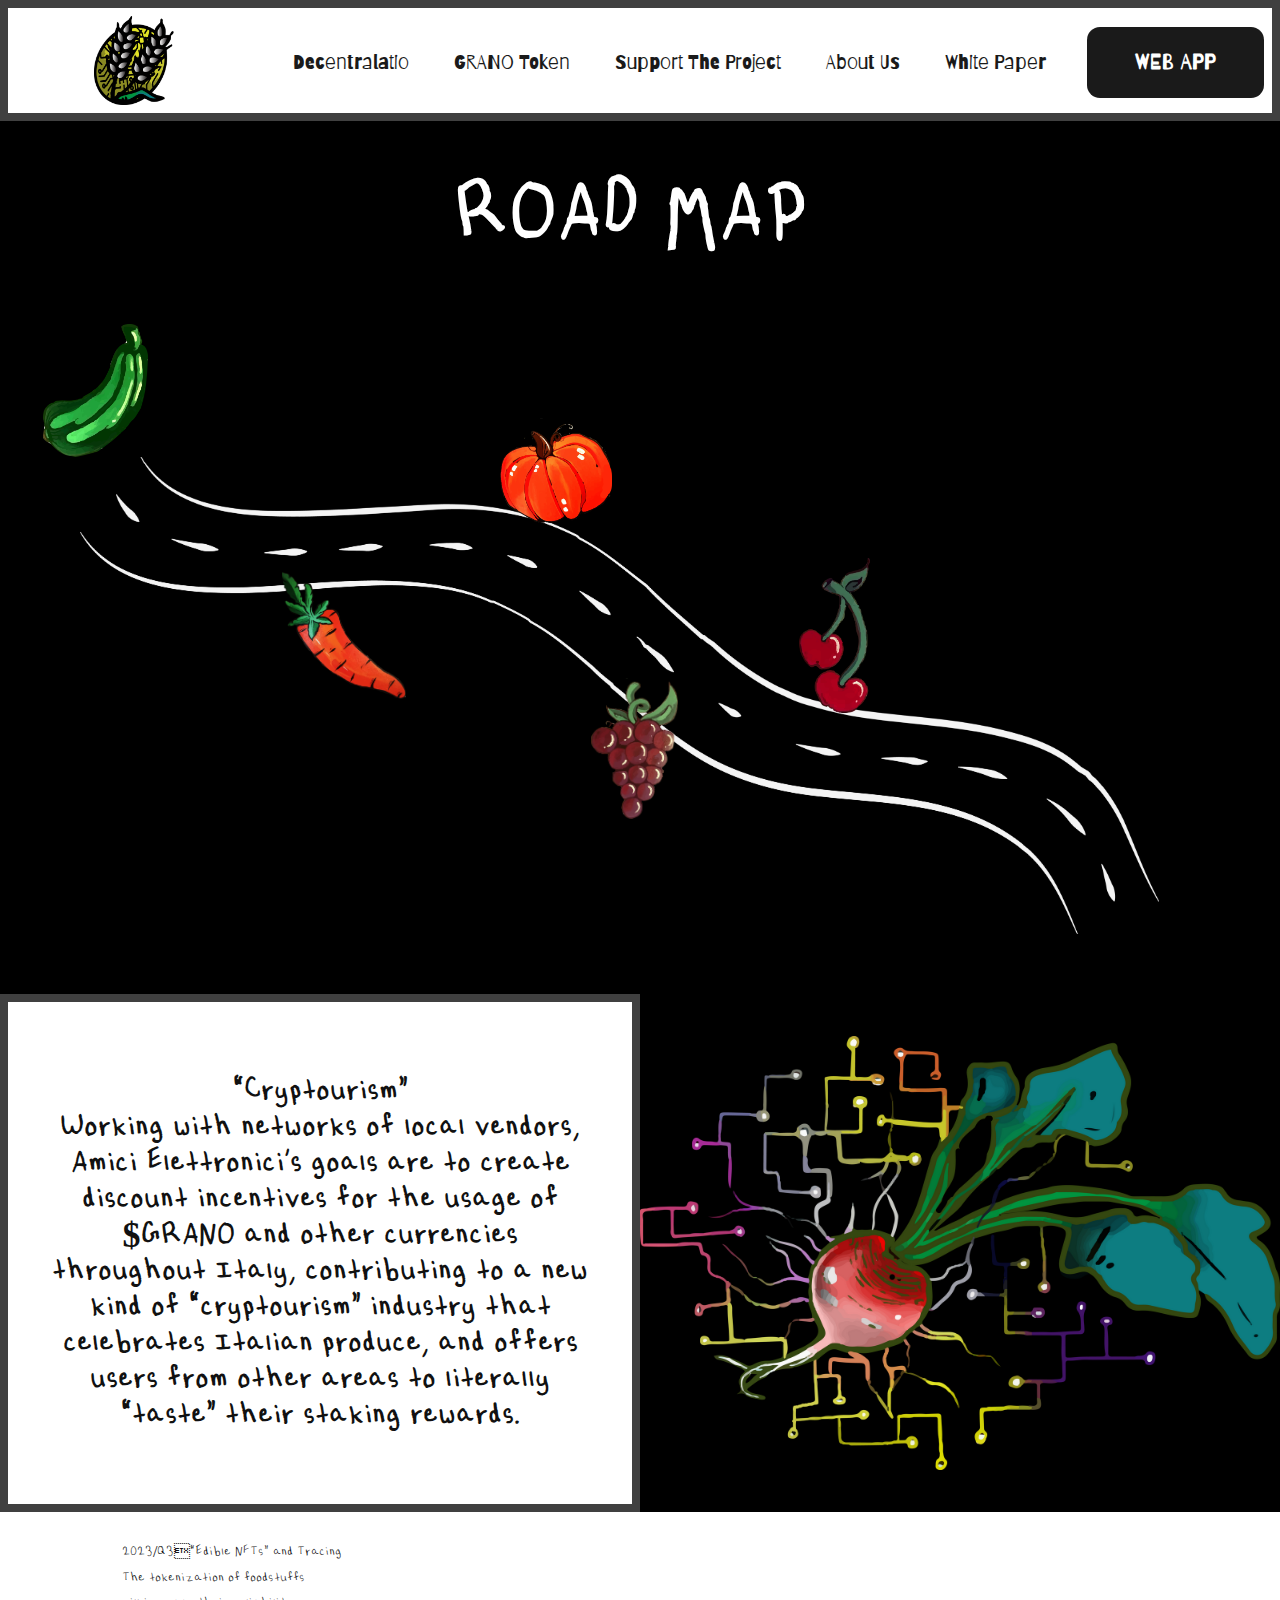
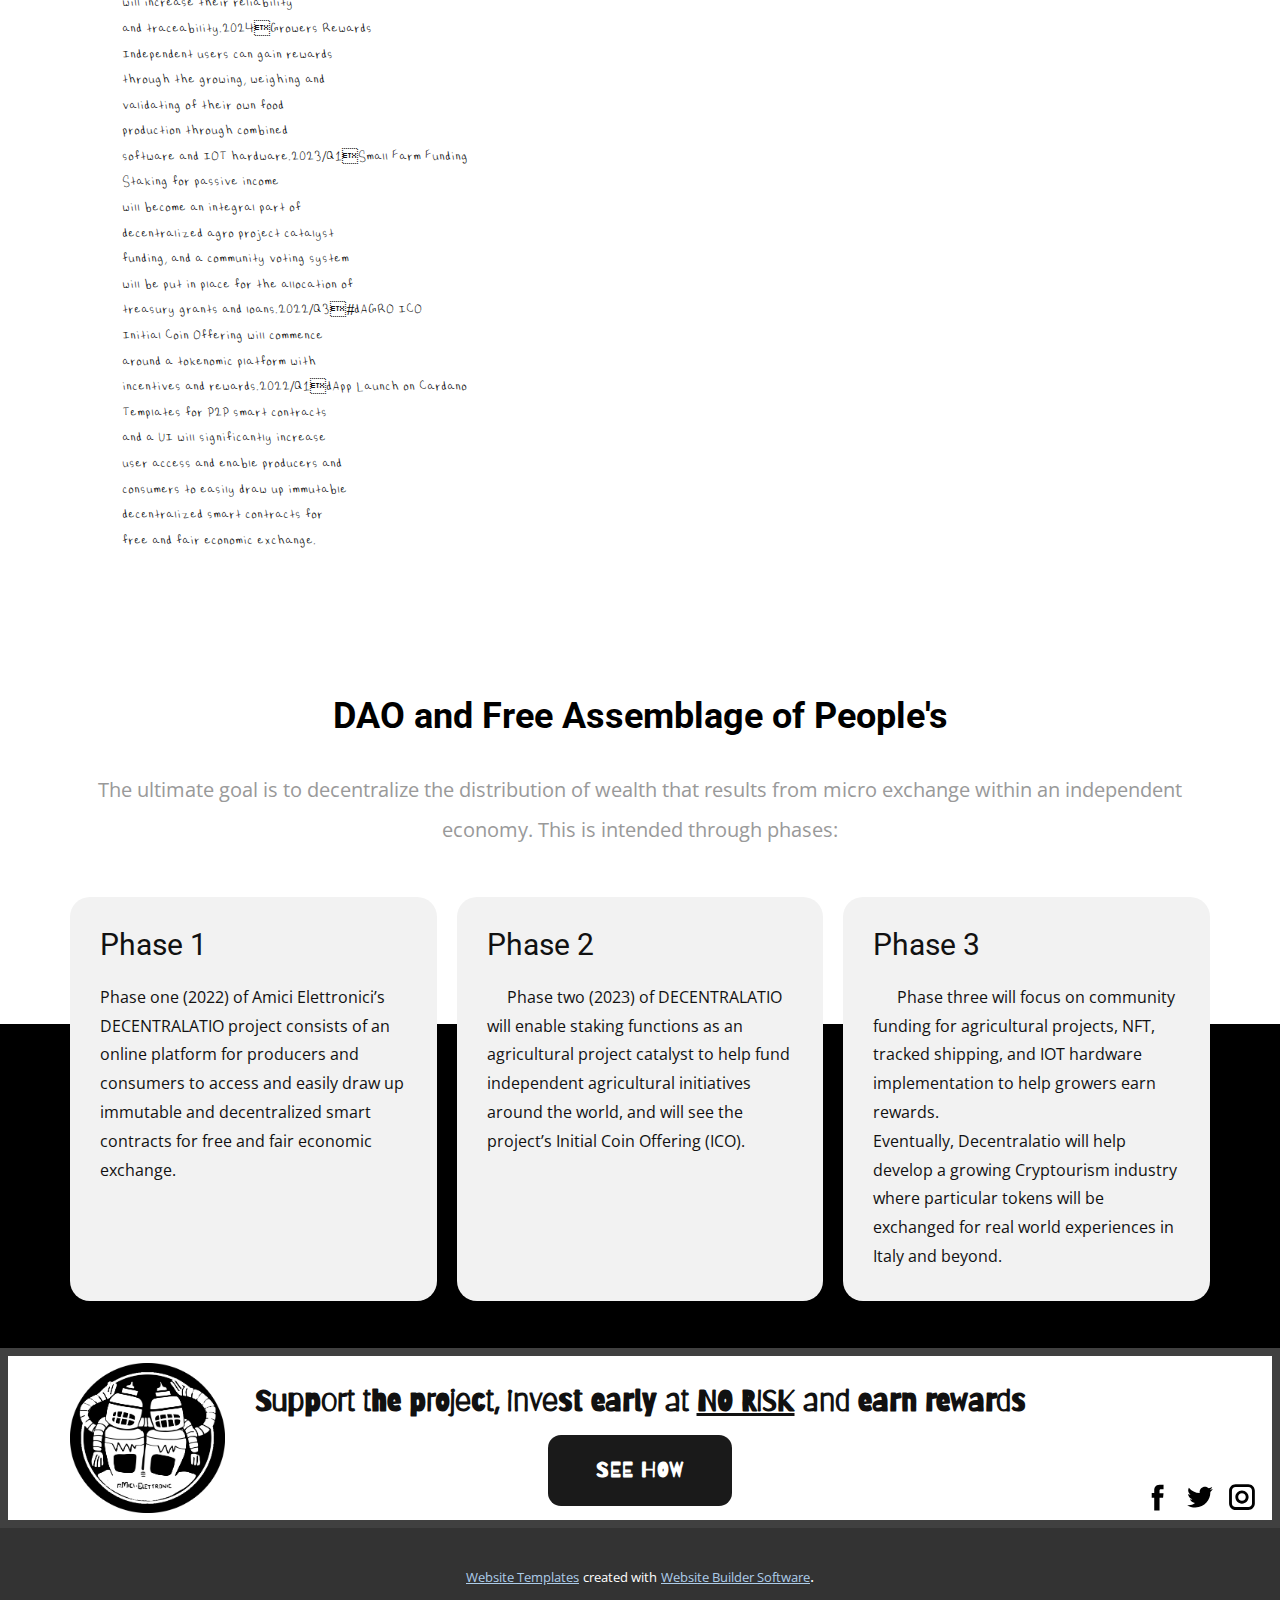
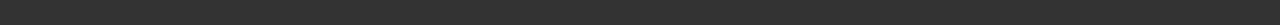
<file: Road-Map.html>
<!DOCTYPE html>
<html style="font-size: 16px;">
  <head>
    <meta name="viewport" content="width=device-width, initial-scale=1.0">
    <meta charset="utf-8">
    <meta name="keywords" content="">
    <meta name="description" content="">
    <meta name="page_type" content="np-template-header-footer-from-plugin">
    <title>Road Map</title>
    <link rel="stylesheet" href="nicepage.css" media="screen">
<link rel="stylesheet" href="Road-Map.css" media="screen">
    <script class="u-script" type="text/javascript" src="jquery.js" defer=""></script>
    <script class="u-script" type="text/javascript" src="nicepage.js" defer=""></script>
    <meta name="generator" content="Nicepage 3.30.2, nicepage.com">
    
    <link id="u-theme-google-font" rel="stylesheet" href="https://fonts.googleapis.com/css?family=Roboto:100,100i,300,300i,400,400i,500,500i,700,700i,900,900i|Open+Sans:300,300i,400,400i,600,600i,700,700i,800,800i">
    <link id="u-page-google-font" rel="stylesheet" href="https://fonts.googleapis.com/css?family=Barriecito:400">
    
    
    
    
    <script type="application/ld+json">{
		"@context": "http://schema.org",
		"@type": "Organization",
		"name": "Site1",
		"logo": "images/GRANOcoincolor.png",
		"sameAs": [
				"https://facebook.com/name",
				"https://twitter.com/name",
				"https://instagram.com/name"
		]
}</script>
    <meta name="theme-color" content="#478ac9">
    <meta name="twitter:site" content="@">
    <meta name="twitter:card" content="summary_large_image">
    <meta name="twitter:title" content="Road Map">
    <meta name="twitter:description" content="Site1">
    <meta property="og:title" content="Road Map">
    <meta property="og:description" content="">
    <meta property="og:type" content="website">
  </head>
  <body class="u-body"><header class="u-border-8 u-border-grey-75 u-clearfix u-header u-sticky u-sticky-87c9 u-white u-header" id="sec-2e25"><div class="u-clearfix u-sheet u-sheet-1">
        <a href="https://nicepage.com/c/education-website-templates" class="u-hover-feature u-image u-logo u-image-1" data-image-width="2477" data-image-height="2501">
          <img src="images/GRANOcoincolor.png" class="u-logo-image u-logo-image-1">
        </a>
        <a href="https://nicepage.com/k/card-html-templates" class="u-btn u-btn-round u-button-style u-custom-font u-grey-90 u-hover-feature u-hover-white u-radius-13 u-text-active-palette-2-base u-btn-1">Web App</a>
        <nav class="u-menu u-menu-dropdown u-offcanvas u-menu-1">
          <div class="menu-collapse u-custom-font" style="font-size: 1.25rem; letter-spacing: 0px; font-family: Barriecito;">
            <a class="u-button-style u-custom-active-color u-custom-border u-custom-border-color u-custom-hover-color u-custom-left-right-menu-spacing u-custom-padding-bottom u-custom-text-active-color u-custom-text-color u-custom-text-hover-color u-custom-top-bottom-menu-spacing u-nav-link u-text-active-palette-1-base u-text-hover-palette-2-base" href="#">
              <svg><use xmlns:xlink="http://www.w3.org/1999/xlink" xlink:href="#menu-hamburger"></use></svg>
              <svg version="1.1" xmlns="http://www.w3.org/2000/svg" xmlns:xlink="http://www.w3.org/1999/xlink"><defs><symbol id="menu-hamburger" viewBox="0 0 16 16" style="width: 16px; height: 16px;"><rect y="1" width="16" height="2"></rect><rect y="7" width="16" height="2"></rect><rect y="13" width="16" height="2"></rect>
</symbol>
</defs></svg>
            </a>
          </div>
          <div class="u-custom-menu u-nav-container">
            <ul class="u-custom-font u-nav u-spacing-1 u-unstyled u-nav-1"><li class="u-nav-item"><a class="u-active-grey-90 u-button-style u-hover-grey-10 u-nav-link u-text-active-white u-text-grey-90 u-text-hover-grey-90" href="Decentralatio.html" style="padding: 20px 22px;">Decentralatio</a>
</li><li class="u-nav-item"><a class="u-active-grey-90 u-button-style u-hover-grey-10 u-nav-link u-text-active-white u-text-grey-90 u-text-hover-grey-90" href="https://cardanoscan.io/" target="_blank" style="padding: 20px 22px;">GRANO Token</a>
</li><li class="u-nav-item"><a class="u-active-grey-90 u-button-style u-hover-grey-10 u-nav-link u-text-active-white u-text-grey-90 u-text-hover-grey-90" href="Support-The-Project.html" style="padding: 20px 22px;">Support The Project</a>
</li><li class="u-nav-item"><a class="u-active-grey-90 u-button-style u-hover-grey-10 u-nav-link u-text-active-white u-text-grey-90 u-text-hover-grey-90" href="https://www.amicielettronici.io/" style="padding: 20px 22px;">About Us</a>
</li><li class="u-nav-item"><a class="u-active-grey-90 u-button-style u-file-link u-hover-grey-10 u-nav-link u-text-active-white u-text-grey-90 u-text-hover-grey-90" href="files/DecentralatioOnePager-compressed.pdf" style="padding: 20px 22px;">White Paper</a>
</li></ul>
          </div>
          <div class="u-custom-menu u-nav-container-collapse">
            <div class="u-black u-container-style u-inner-container-layout u-opacity u-opacity-95 u-sidenav">
              <div class="u-inner-container-layout u-sidenav-overflow">
                <div class="u-menu-close"></div>
                <ul class="u-align-center u-nav u-popupmenu-items u-unstyled u-nav-2"><li class="u-nav-item"><a class="u-button-style u-nav-link" href="Decentralatio.html" style="padding: 20px 22px;">Decentralatio</a>
</li><li class="u-nav-item"><a class="u-button-style u-nav-link" href="https://cardanoscan.io/" target="_blank" style="padding: 20px 22px;">GRANO Token</a>
</li><li class="u-nav-item"><a class="u-button-style u-nav-link" href="Support-The-Project.html" style="padding: 20px 22px;">Support The Project</a>
</li><li class="u-nav-item"><a class="u-button-style u-nav-link" href="https://www.amicielettronici.io/" style="padding: 20px 22px;">About Us</a>
</li><li class="u-nav-item"><a class="u-button-style u-nav-link" href="files/DecentralatioOnePager-compressed.pdf" style="padding: 20px 22px;">White Paper</a>
</li></ul>
              </div>
            </div>
            <div class="u-black u-menu-overlay u-opacity u-opacity-70"></div>
          </div>
        </nav>
      </div></header>
    <section class="u-black u-clearfix u-section-1" id="sec-7502">
      <div class="u-clearfix u-sheet u-sheet-1">
        <h1 class="u-custom-font u-text u-text-default u-text-1">ROAD MAP</h1>
        <img class="u-image u-image-default u-image-1" src="images/zucchini.png" alt="" data-image-width="811" data-image-height="1027">
        <img class="u-image u-image-default u-image-2" src="images/road.png" alt="" data-image-width="5986" data-image-height="2655">
        <img class="u-image u-image-default u-image-3" src="images/carrot.png" alt="" data-image-width="1095" data-image-height="1119">
        <img class="u-image u-image-default u-image-4" src="images/Grapes.png" alt="" data-image-width="737" data-image-height="1196">
        <img class="u-image u-image-default u-image-5" src="images/cheery.png" alt="" data-image-width="454" data-image-height="995">
        <img class="u-hover-feature u-image u-image-default u-image-6" src="images/pumpkin.png" alt="" data-image-width="849" data-image-height="798">
      </div>
      
    </section>
    <section class="u-clearfix u-section-2" id="sec-c716">
      <div class="u-black u-clearfix u-expanded-width u-gutter-0 u-layout-wrap u-layout-wrap-1">
        <div class="u-layout" style="">
          <div class="u-layout-row" style="">
            <div class="u-align-center u-container-style u-layout-cell u-size-30 u-white u-layout-cell-1">
              <div class="u-border-8 u-border-grey-75 u-container-layout u-valign-middle u-container-layout-1">
                <p class="u-custom-font u-text u-text-1">“Cryptourism” <br>Working with networks of local vendors, Amici Elettronici's goals are to create discount incentives for the usage of $GRANO and other currencies throughout Italy, contributing to a new kind of “cryptourism” industry that celebrates Italian produce, and offers users from other areas to literally “taste” their staking rewards.
                </p>
              </div>
            </div>
            <div class="u-container-style u-image u-image-contain u-layout-cell u-size-30 u-image-1" data-image-width="1600" data-image-height="1084">
              <div class="u-container-layout u-container-layout-2"></div>
            </div>
          </div>
        </div>
      </div>
      <p class="u-custom-font u-text u-text-2">2023/Q3“Edible NFTs” and Tracing <br> The tokenization of foodstuffs <br>will increase their reliability <br>and traceability.2024Growers Rewards <br> Independent users can gain rewards <br>through the growing, weighing and <br>validating of their own food <br>production through combined <br> software and IOT hardware.2023/Q1Small Farm Funding <br> Staking for passive income <br>will become an integral part of <br>decentralized agro project catalyst <br>funding, and a community voting system <br>will be put in place for the allocation of <br>treasury grants and loans.2022/Q3#dAGRO ICO <br>Initial Coin Offering will commence <br>around a tokenomic platform with <br>incentives and rewards.2022/Q1dApp Launch on Cardano <br> Templates for P2P smart contracts <br>and a UI will significantly increase <br>user access and enable producers and <br>consumers to easily draw up immutable <br>decentralized smart contracts for <br>free and fair economic exchange.
      </p>
    </section>
    <section class="u-black u-clearfix u-section-3" id="carousel_327d">
      <div class="u-expanded-width u-shape u-shape-rectangle u-white u-shape-1"></div>
      <h2 class="u-align-center u-text u-text-black u-text-default u-text-1">DAO and Free Assemblage of People's</h2>
      <p class="u-align-center u-text u-text-grey-40 u-text-2">The ultimate goal is to decentralize the distribution of wealth that results from micro exchange within an independent economy. This is intended through phases:</p>
      <div class="u-list u-list-1">
        <div class="u-repeater u-repeater-1">
          <div class="u-container-style u-grey-5 u-list-item u-radius-20 u-repeater-item u-shape-round u-list-item-1">
            <div class="u-container-layout u-similar-container u-container-layout-1">
              <h3 class="u-text u-text-3">Phase 1</h3>
              <p class="u-text u-text-4">Phase one (2022) of Amici Elettronici’s DECENTRALATIO project consists of an online platform for producers and consumers to access and easily draw up immutable and decentralized smart contracts for free and fair economic exchange.&nbsp; &nbsp; &nbsp;</p>
            </div>
          </div>
          <div class="u-container-style u-grey-5 u-list-item u-radius-20 u-repeater-item u-shape-round">
            <div class="u-container-layout u-similar-container u-container-layout-2">
              <h3 class="u-text u-text-5">Phase 2</h3>
              <p class="u-text u-text-6">&nbsp; &nbsp; &nbsp;Phase two (2023) of DECENTRALATIO will enable staking functions as an agricultural project catalyst to help fund independent agricultural initiatives around the world, and will see the project’s Initial Coin Offering (ICO).&nbsp; &nbsp; </p>
            </div>
          </div>
          <div class="u-container-style u-grey-5 u-list-item u-radius-20 u-repeater-item u-shape-round">
            <div class="u-container-layout u-similar-container u-container-layout-3">
              <h3 class="u-text u-text-7">Phase 3</h3>
              <p class="u-text u-text-8">&nbsp; &nbsp; &nbsp; Phase three will focus on community funding for agricultural projects, NFT, tracked shipping, and IOT hardware implementation to help growers earn rewards.<br>Eventually, Decentralatio will help develop a growing Cryptourism industry where particular tokens will be exchanged for real world experiences in Italy and beyond.
              </p>
            </div>
          </div>
        </div>
      </div>
    </section>
    
    
    <footer class="u-border-8 u-border-grey-75 u-clearfix u-footer u-white" id="sec-55a1"><div class="u-clearfix u-sheet u-sheet-1">
        <a href="https://nicepage.com" class="u-image u-logo u-image-1" data-image-width="3283" data-image-height="3154">
          <img src="images/amicilogo.png" class="u-logo-image u-logo-image-1">
        </a>
        <p class="u-custom-font u-text u-text-default u-text-1">Support the project, invest early at <span style="text-decoration: underline !important;">NO RISK</span> and earn rewards
        </p>
        <a href="https://nicepage.com/k/card-html-templates" class="u-btn u-btn-round u-button-style u-custom-font u-grey-90 u-hover-feature u-hover-white u-radius-13 u-text-active-palette-2-base u-btn-1">See How</a>
        <div class="u-social-icons u-spacing-10 u-social-icons-1">
          <a class="u-social-url" title="facebook" target="_blank" href="https://facebook.com/name"><span class="u-icon u-social-facebook u-social-icon u-text-black"><svg class="u-svg-link" preserveAspectRatio="xMidYMin slice" viewBox="0 0 112 112" style=""><use xmlns:xlink="http://www.w3.org/1999/xlink" xlink:href="#svg-f3e9"></use></svg><svg class="u-svg-content" viewBox="0 0 112 112" x="0" y="0" id="svg-f3e9"><path fill="currentColor" d="M75.5,28.8H65.4c-1.5,0-4,0.9-4,4.3v9.4h13.9l-1.5,15.8H61.4v45.1H42.8V58.3h-8.8V42.4h8.8V32.2
c0-7.4,3.4-18.8,18.8-18.8h13.8v15.4H75.5z"></path></svg></span>
          </a>
          <a class="u-social-url" title="twitter" target="_blank" href="https://twitter.com/name"><span class="u-icon u-social-icon u-social-twitter u-text-black"><svg class="u-svg-link" preserveAspectRatio="xMidYMin slice" viewBox="0 0 112 112" style=""><use xmlns:xlink="http://www.w3.org/1999/xlink" xlink:href="#svg-5e62"></use></svg><svg class="u-svg-content" viewBox="0 0 112 112" x="0" y="0" id="svg-5e62"><path fill="currentColor" d="M92.2,38.2c0,0.8,0,1.6,0,2.3c0,24.3-18.6,52.4-52.6,52.4c-10.6,0.1-20.2-2.9-28.5-8.2
	c1.4,0.2,2.9,0.2,4.4,0.2c8.7,0,16.7-2.9,23-7.9c-8.1-0.2-14.9-5.5-17.3-12.8c1.1,0.2,2.4,0.2,3.4,0.2c1.6,0,3.3-0.2,4.8-0.7
	c-8.4-1.6-14.9-9.2-14.9-18c0-0.2,0-0.2,0-0.2c2.5,1.4,5.4,2.2,8.4,2.3c-5-3.3-8.3-8.9-8.3-15.4c0-3.4,1-6.5,2.5-9.2
	c9.1,11.1,22.7,18.5,38,19.2c-0.2-1.4-0.4-2.8-0.4-4.3c0.1-10,8.3-18.2,18.5-18.2c5.4,0,10.1,2.2,13.5,5.7c4.3-0.8,8.1-2.3,11.7-4.5
	c-1.4,4.3-4.3,7.9-8.1,10.1c3.7-0.4,7.3-1.4,10.6-2.9C98.9,32.3,95.7,35.5,92.2,38.2z"></path></svg></span>
          </a>
          <a class="u-social-url" title="instagram" target="_blank" href="https://instagram.com/name"><span class="u-icon u-social-icon u-social-instagram u-text-black"><svg class="u-svg-link" preserveAspectRatio="xMidYMin slice" viewBox="0 0 112 112" style=""><use xmlns:xlink="http://www.w3.org/1999/xlink" xlink:href="#svg-84fa"></use></svg><svg class="u-svg-content" viewBox="0 0 112 112" x="0" y="0" id="svg-84fa"><path fill="currentColor" d="M55.9,32.9c-12.8,0-23.2,10.4-23.2,23.2s10.4,23.2,23.2,23.2s23.2-10.4,23.2-23.2S68.7,32.9,55.9,32.9z
	 M55.9,69.4c-7.4,0-13.3-6-13.3-13.3c-0.1-7.4,6-13.3,13.3-13.3s13.3,6,13.3,13.3C69.3,63.5,63.3,69.4,55.9,69.4z"></path><path fill="#FFFFFF" d="M79.7,26.8c-3,0-5.4,2.5-5.4,5.4s2.5,5.4,5.4,5.4c3,0,5.4-2.5,5.4-5.4S82.7,26.8,79.7,26.8z"></path><path fill="currentColor" d="M78.2,11H33.5C21,11,10.8,21.3,10.8,33.7v44.7c0,12.6,10.2,22.8,22.7,22.8h44.7c12.6,0,22.7-10.2,22.7-22.7
	V33.7C100.8,21.1,90.6,11,78.2,11z M91,78.4c0,7.1-5.8,12.8-12.8,12.8H33.5c-7.1,0-12.8-5.8-12.8-12.8V33.7
	c0-7.1,5.8-12.8,12.8-12.8h44.7c7.1,0,12.8,5.8,12.8,12.8V78.4z"></path></svg></span>
          </a>
        </div>
      </div></footer>
    <section class="u-backlink u-clearfix u-grey-80">
      <a class="u-link" href="https://nicepage.com/website-templates" target="_blank">
        <span>Website Templates</span>
      </a>
      <p class="u-text">
        <span>created with</span>
      </p>
      <a class="u-link" href="" target="_blank">
        <span>Website Builder Software</span>
      </a>. 
    </section>
  </body>
</html>
</file>
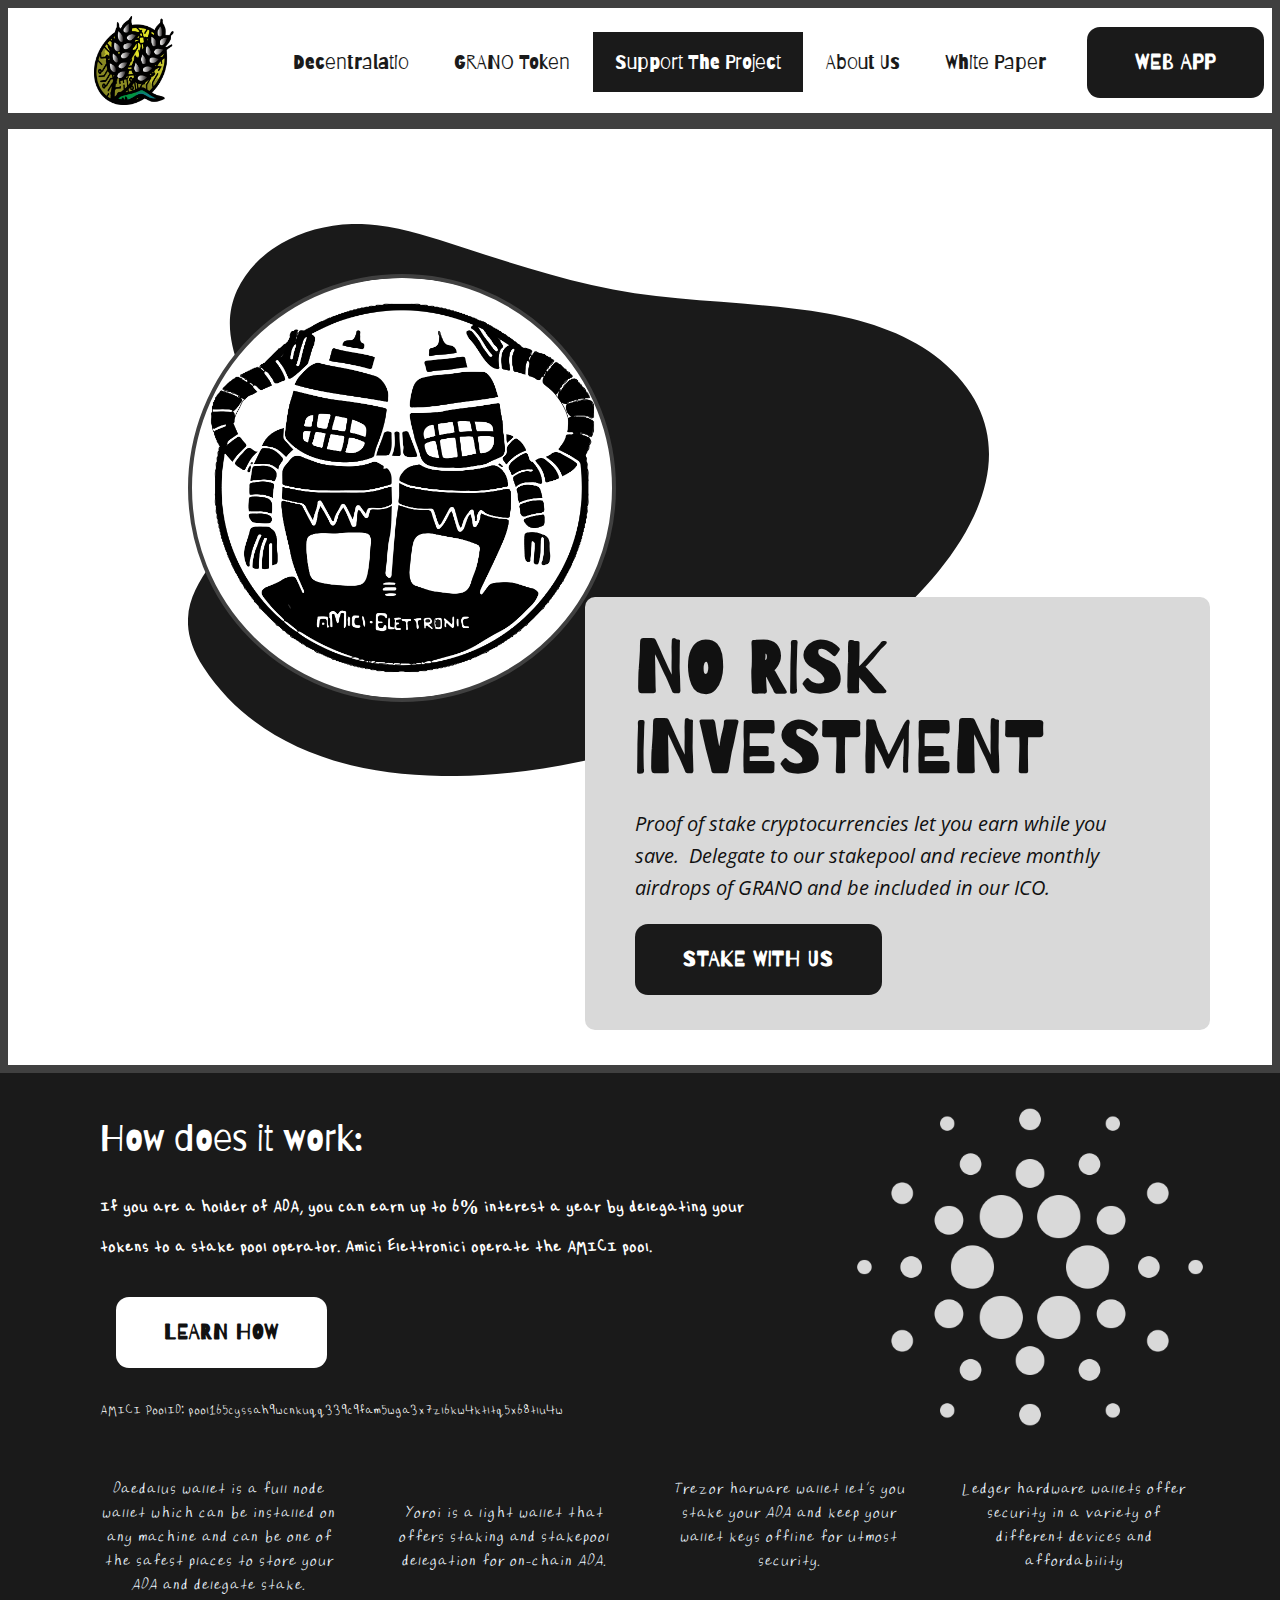
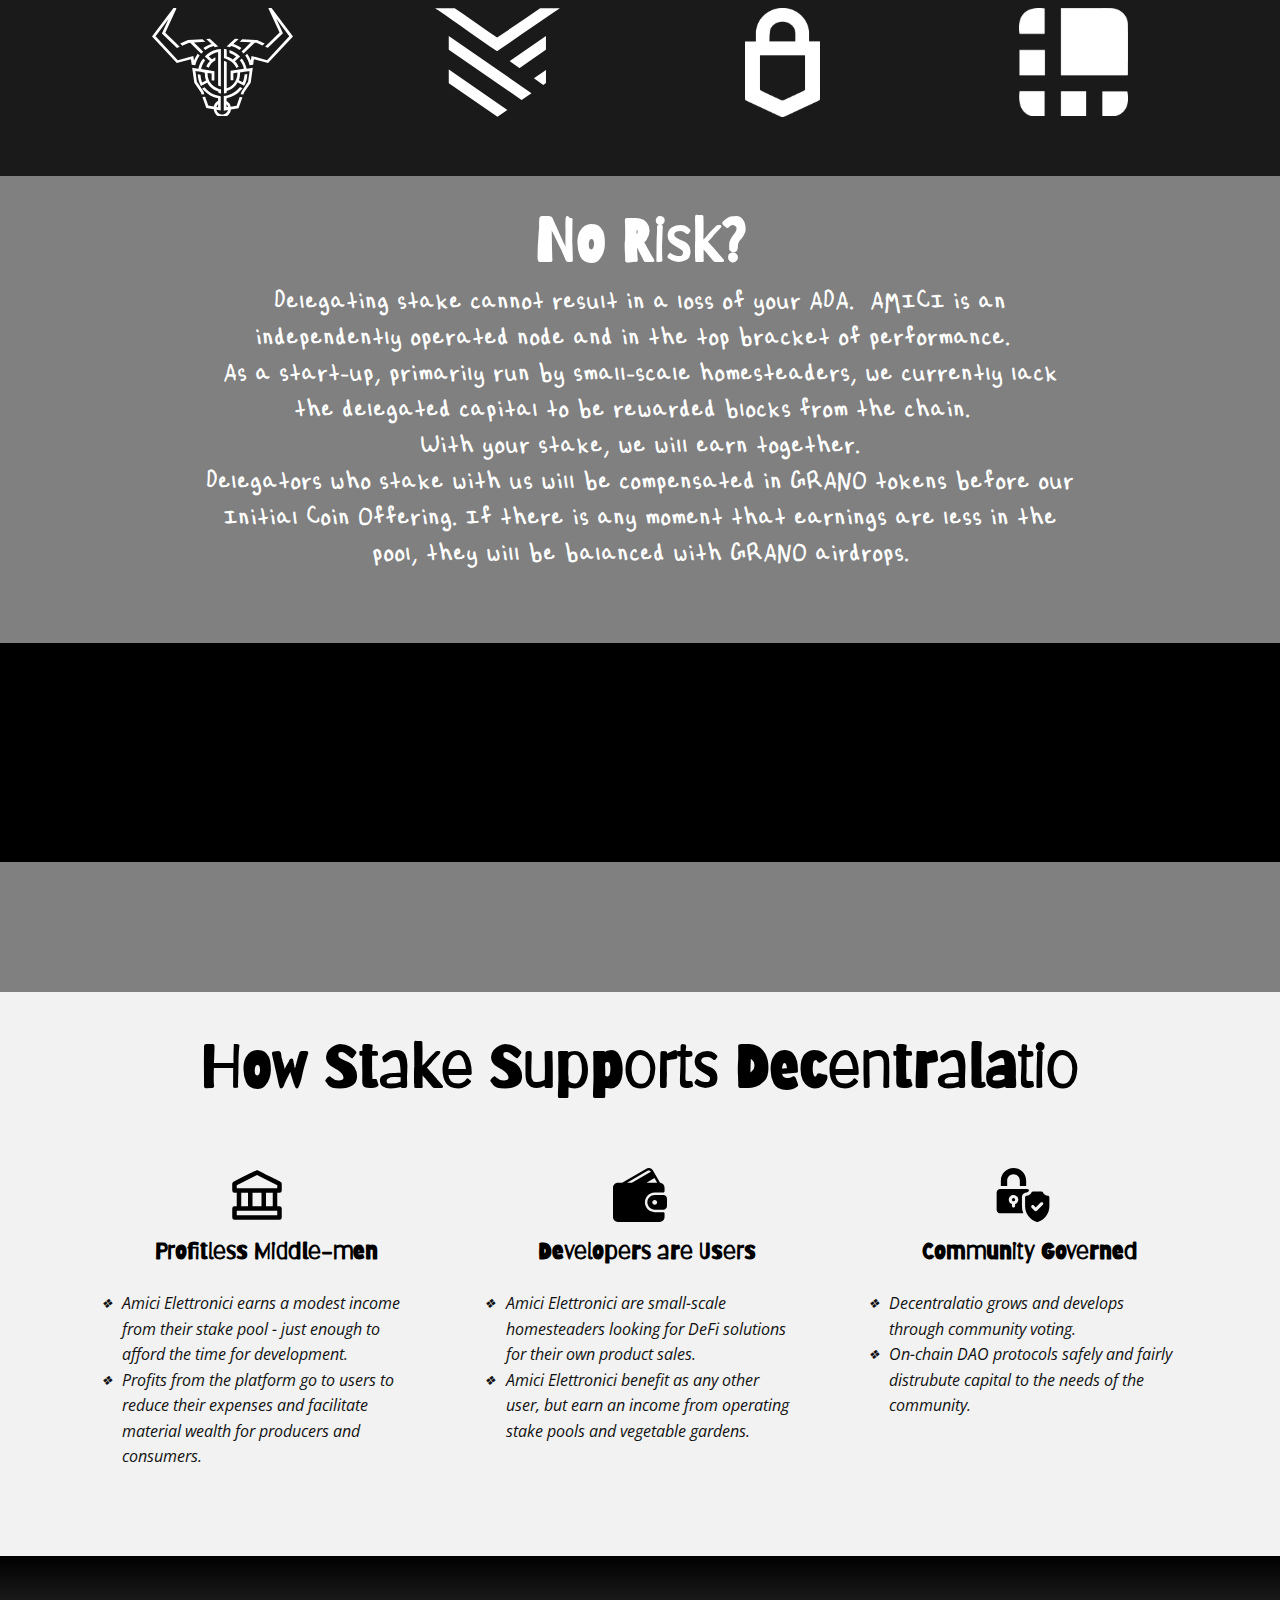
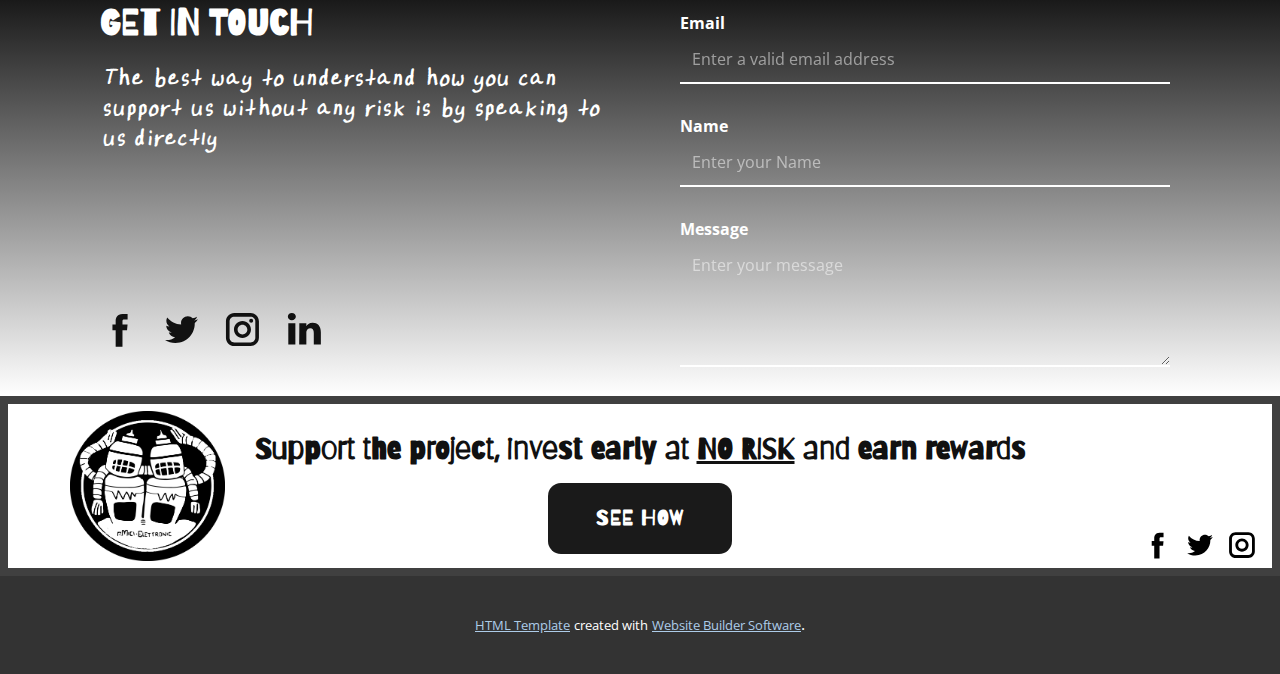
<file: Support-The-Project.html>
<!DOCTYPE html>
<html style="font-size: 16px;">
  <head>
    <meta name="viewport" content="width=device-width, initial-scale=1.0">
    <meta charset="utf-8">
    <meta name="keywords" content="">
    <meta name="description" content="">
    <meta name="page_type" content="np-template-header-footer-from-plugin">
    <title>Support The Project</title>
    <link rel="stylesheet" href="nicepage.css" media="screen">
<link rel="stylesheet" href="Support-The-Project.css" media="screen">
    <script class="u-script" type="text/javascript" src="jquery.js" defer=""></script>
    <script class="u-script" type="text/javascript" src="nicepage.js" defer=""></script>
    <meta name="generator" content="Nicepage 3.30.2, nicepage.com">
    
    <link id="u-theme-google-font" rel="stylesheet" href="https://fonts.googleapis.com/css?family=Roboto:100,100i,300,300i,400,400i,500,500i,700,700i,900,900i|Open+Sans:300,300i,400,400i,600,600i,700,700i,800,800i">
    <link id="u-page-google-font" rel="stylesheet" href="https://fonts.googleapis.com/css?family=Barriecito:400">
    
    
    
    
    
    
    <script type="application/ld+json">{
		"@context": "http://schema.org",
		"@type": "Organization",
		"name": "Site1",
		"logo": "images/GRANOcoincolor.png",
		"sameAs": [
				"https://facebook.com/name",
				"https://twitter.com/name",
				"https://instagram.com/name"
		]
}</script>
    <meta name="theme-color" content="#478ac9">
    <meta name="twitter:site" content="@">
    <meta name="twitter:card" content="summary_large_image">
    <meta name="twitter:title" content="Support The Project">
    <meta name="twitter:description" content="Site1">
    <meta property="og:title" content="Support The Project">
    <meta property="og:description" content="">
    <meta property="og:type" content="website">
  </head>
  <body class="u-body"><header class="u-border-8 u-border-grey-75 u-clearfix u-header u-sticky u-sticky-87c9 u-white u-header" id="sec-2e25"><div class="u-clearfix u-sheet u-sheet-1">
        <a href="https://nicepage.com/c/education-website-templates" class="u-hover-feature u-image u-logo u-image-1" data-image-width="2477" data-image-height="2501">
          <img src="images/GRANOcoincolor.png" class="u-logo-image u-logo-image-1">
        </a>
        <a href="https://nicepage.com/k/card-html-templates" class="u-btn u-btn-round u-button-style u-custom-font u-grey-90 u-hover-feature u-hover-white u-radius-13 u-text-active-palette-2-base u-btn-1">Web App</a>
        <nav class="u-menu u-menu-dropdown u-offcanvas u-menu-1">
          <div class="menu-collapse u-custom-font" style="font-size: 1.25rem; letter-spacing: 0px; font-family: Barriecito;">
            <a class="u-button-style u-custom-active-color u-custom-border u-custom-border-color u-custom-hover-color u-custom-left-right-menu-spacing u-custom-padding-bottom u-custom-text-active-color u-custom-text-color u-custom-text-hover-color u-custom-top-bottom-menu-spacing u-nav-link u-text-active-palette-1-base u-text-hover-palette-2-base" href="#">
              <svg><use xmlns:xlink="http://www.w3.org/1999/xlink" xlink:href="#menu-hamburger"></use></svg>
              <svg version="1.1" xmlns="http://www.w3.org/2000/svg" xmlns:xlink="http://www.w3.org/1999/xlink"><defs><symbol id="menu-hamburger" viewBox="0 0 16 16" style="width: 16px; height: 16px;"><rect y="1" width="16" height="2"></rect><rect y="7" width="16" height="2"></rect><rect y="13" width="16" height="2"></rect>
</symbol>
</defs></svg>
            </a>
          </div>
          <div class="u-custom-menu u-nav-container">
            <ul class="u-custom-font u-nav u-spacing-1 u-unstyled u-nav-1"><li class="u-nav-item"><a class="u-active-grey-90 u-button-style u-hover-grey-10 u-nav-link u-text-active-white u-text-grey-90 u-text-hover-grey-90" href="Decentralatio.html" style="padding: 20px 22px;">Decentralatio</a>
</li><li class="u-nav-item"><a class="u-active-grey-90 u-button-style u-hover-grey-10 u-nav-link u-text-active-white u-text-grey-90 u-text-hover-grey-90" href="https://cardanoscan.io/" target="_blank" style="padding: 20px 22px;">GRANO Token</a>
</li><li class="u-nav-item"><a class="u-active-grey-90 u-button-style u-hover-grey-10 u-nav-link u-text-active-white u-text-grey-90 u-text-hover-grey-90" href="Support-The-Project.html" style="padding: 20px 22px;">Support The Project</a>
</li><li class="u-nav-item"><a class="u-active-grey-90 u-button-style u-hover-grey-10 u-nav-link u-text-active-white u-text-grey-90 u-text-hover-grey-90" href="https://www.amicielettronici.io/" style="padding: 20px 22px;">About Us</a>
</li><li class="u-nav-item"><a class="u-active-grey-90 u-button-style u-file-link u-hover-grey-10 u-nav-link u-text-active-white u-text-grey-90 u-text-hover-grey-90" href="files/DecentralatioOnePager-compressed.pdf" style="padding: 20px 22px;">White Paper</a>
</li></ul>
          </div>
          <div class="u-custom-menu u-nav-container-collapse">
            <div class="u-black u-container-style u-inner-container-layout u-opacity u-opacity-95 u-sidenav">
              <div class="u-inner-container-layout u-sidenav-overflow">
                <div class="u-menu-close"></div>
                <ul class="u-align-center u-nav u-popupmenu-items u-unstyled u-nav-2"><li class="u-nav-item"><a class="u-button-style u-nav-link" href="Decentralatio.html" style="padding: 20px 22px;">Decentralatio</a>
</li><li class="u-nav-item"><a class="u-button-style u-nav-link" href="https://cardanoscan.io/" target="_blank" style="padding: 20px 22px;">GRANO Token</a>
</li><li class="u-nav-item"><a class="u-button-style u-nav-link" href="Support-The-Project.html" style="padding: 20px 22px;">Support The Project</a>
</li><li class="u-nav-item"><a class="u-button-style u-nav-link" href="https://www.amicielettronici.io/" style="padding: 20px 22px;">About Us</a>
</li><li class="u-nav-item"><a class="u-button-style u-nav-link" href="files/DecentralatioOnePager-compressed.pdf" style="padding: 20px 22px;">White Paper</a>
</li></ul>
              </div>
            </div>
            <div class="u-black u-menu-overlay u-opacity u-opacity-70"></div>
          </div>
        </nav>
      </div></header> 
    <section class="u-border-8 u-border-grey-75 u-clearfix u-white u-section-1" id="carousel_b93f">
      <div class="u-clearfix u-sheet u-valign-middle u-sheet-1">
        <div class="u-expanded-width-xs u-shape u-shape-svg u-text-grey-90 u-shape-1">
          <svg class="u-svg-link" preserveAspectRatio="none" viewBox="0 0 160 140" style=""><use xmlns:xlink="http://www.w3.org/1999/xlink" xlink:href="#svg-1b2f"></use></svg>
          <svg class="u-svg-content" viewBox="0 0 160 140" x="0px" y="0px" id="svg-1b2f"><g><g><path d="M138.9,102.2c-9.5,10.1-24.4,20.2-41.2,27.4C63.2,144.5,21,147.1,3.1,112.4c-9.9-19.1,6.5-28.8,11.8-45.7
			c5.3-16.9-11.4-32.3-5.1-49.9c1.8-4.9,4.9-9,8.9-11.9C24,1,30.8-0.8,37.8,0.3C43.6,1.2,49,3.5,54.3,5.7c8.8,3.7,17.4,7.1,26.3,9.8
			c15.7,4.7,31.3,3.7,47.1,7.2c8.5,1.9,16.7,5.6,22.6,11.8C170.3,55.7,155.8,84.1,138.9,102.2z"></path>
</g>
</g></svg>
        </div>
        <div class="u-align-left u-container-style u-expanded-width-xs u-grey-15 u-group u-radius-10 u-shape-round u-group-1">
          <div class="u-container-layout u-container-layout-1">
            <h1 class="u-custom-font u-text u-text-1">no risk investment</h1>
            <p class="u-text u-text-2">Proof of stake cryptocurrencies let you earn while you save.&nbsp; Delegate to our stakepool and recieve monthly airdrops of GRANO and be included in our ICO.</p>
            <a href="About-Us.html" data-page-id="48461727" class="u-btn u-btn-round u-button-style u-custom-font u-grey-90 u-hover-feature u-hover-white u-radius-13 u-text-active-palette-2-base u-btn-1">Stake with us</a>
          </div>
        </div>
        <div class="u-border-4 u-border-grey-75 u-image u-image-circle u-image-1" alt="" data-image-width="3283" data-image-height="3154"></div>
      </div>
      
    </section>
    <section class="u-align-center u-clearfix u-grey-90 u-section-2" id="carousel_f1f0">
      <div class="u-clearfix u-sheet u-sheet-1">
        <div class="u-align-left u-container-style u-group u-group-1">
          <div class="u-container-layout u-container-layout-1">
            <h2 class="u-custom-font u-text u-text-1">How does it work:</h2>
            <p class="u-custom-font u-text u-text-2">If you are a holder of ADA, you can earn up to 6% interest a year by delegating your tokens to a stake pool operator. Amici Elettronici operate the AMICI pool.</p>
            <a href="https://static.adapools.org/docs/newbie-ultimate-guide.pdf" class="u-btn u-btn-round u-button-style u-custom-font u-hover-feature u-hover-grey-90 u-radius-13 u-text-active-palette-2-base u-white u-btn-1">Learn HOW</a>
            <p class="u-custom-font u-text u-text-3">AMICI PoolID:&nbsp;pool165cyssah9wcnkuqq339c9fam5wga3x7zl6kw4ktltq5x68tlu4w</p>
          </div>
        </div>
        <div class="u-expanded-width u-list u-list-1">
          <div class="u-repeater u-repeater-1">
            <div class="u-align-center u-container-style u-custom-item u-list-item u-repeater-item u-shape-rectangle">
              <div class="u-container-layout u-similar-container u-container-layout-2">
                <p class="u-custom-font u-text u-text-palette-1-light-3 u-text-4">Daedalus wallet is a full node wallet which can be installed on any machine and can be one of the safest places to store your ADA and delegate stake.</p>
              </div>
            </div>
            <div class="u-align-center u-container-style u-custom-item u-list-item u-repeater-item u-shape-rectangle">
              <div class="u-container-layout u-similar-container u-container-layout-3">
                <p class="u-custom-font u-text u-text-palette-1-light-3 u-text-5">
                  <br>Yoroi is a light wallet that offers staking and stakepool delegation for on-chain ADA.
                </p>
              </div>
            </div>
            <div class="u-align-center u-container-style u-custom-item u-list-item u-repeater-item u-shape-rectangle">
              <div class="u-container-layout u-similar-container u-container-layout-4">
                <p class="u-custom-font u-text u-text-palette-1-light-3 u-text-6">Trezor harware wallet let's you stake your ADA and keep your wallet keys offline for utmost security.</p>
              </div>
            </div>
            <div class="u-align-center u-container-style u-custom-item u-list-item u-repeater-item u-shape-rectangle">
              <div class="u-container-layout u-similar-container u-container-layout-5">
                <p class="u-custom-font u-text u-text-palette-1-light-3 u-text-7">Ledger hardware wallets offer security in a variety of different devices and affordability</p>
              </div>
            </div>
          </div>
        </div>
        <img class="u-image u-image-default u-preserve-proportions u-image-1" src="images/yoroi-wallet-ico.svg" alt="" data-image-width="109" data-image-height="95">
        <img class="u-image u-image-default u-preserve-proportions u-image-2" src="images/daedalus-logo.svg" alt="" data-image-width="87" data-image-height="67">
        <img class="u-image u-image-default u-image-3" src="images/trezwhite.png" alt="" data-image-width="867" data-image-height="1254">
        <img class="u-image u-image-default u-image-4" src="images/Ledgerwhite.png" alt="" data-image-width="598" data-image-height="597">
        <img class="u-image u-image-default u-preserve-proportions u-image-5" src="images/icons8-cardano-5001.png" alt="" data-image-width="500" data-image-height="500">
      </div>
      
    </section>
    <section class="u-align-center u-clearfix u-grey-50 u-section-3" id="carousel_2df3">
      <h2 class="u-custom-font u-text u-text-default u-text-1">No Risk?</h2>
      <p class="u-custom-font u-text u-text-2">Delegating stake cannot result in a loss of your ADA.&nbsp; AMICI is an independently operated node and in the top bracket of performance.&nbsp;&nbsp;<br>As a start-up, primarily run by small-scale homesteaders, we currently lack the delegated capital to be rewarded blocks from the chain.&nbsp;&nbsp;<br>With your stake, we will earn together.<br>Delegators who stake with us will be compensated in GRANO tokens before our Initial Coin Offering. If there is any moment that earnings are less in the pool, they will be balanced with GRANO airdrops.<br>
        <br>
        <br>
      </p>
      <div class="u-list u-list-1">
        <div class="u-repeater u-repeater-1"></div>
      </div>
      <div class="u-black u-expanded-width u-shape u-shape-rectangle u-shape-1"></div>
      <div class="u-clearfix u-custom-html u-custom-html-1">
        <iframe width="800" height="300" frameborder="0" src="https://js.adapools.org/widget.html?pool=d5304843b72bb13b70008c4b82a7bba391d89bc2feacead97f58286d&amp;whitelabel=true">&amp;amp;amp;amp;amp;amp;amp;amp;amp;amp;amp;amp;amp;amp;amp;amp;amp;amp;amp;amp;amp;amp;amp;amp;amp;amp;amp;amp;lt;a href="https://adapools.org/pool/d5304843b72bb13b70008c4b82a7bba391d89bc2feacead97f58286d"&amp;amp;amp;amp;amp;amp;amp;amp;amp;amp;amp;amp;amp;amp;amp;amp;amp;amp;amp;amp;amp;amp;amp;amp;amp;amp;amp;amp;gt;Detail&amp;amp;amp;amp;amp;amp;amp;amp;amp;amp;amp;amp;amp;amp;amp;amp;amp;amp;amp;amp;amp;amp;amp;amp;amp;amp;amp;amp;lt;/a&amp;amp;amp;amp;amp;amp;amp;amp;amp;amp;amp;amp;amp;amp;amp;amp;amp;amp;amp;amp;amp;amp;amp;amp;amp;amp;amp;amp;gt;</iframe>
      </div>
    </section>
    <section class="u-align-center-lg u-align-center-md u-align-center-sm u-align-center-xl u-align-left-xs u-clearfix u-grey-5 u-section-4" id="sec-c321">
      <div class="u-clearfix u-sheet u-sheet-1">
        <h2 class="u-custom-font u-text u-text-black u-text-default u-text-1">How Stake Supports Decentralatio</h2>
        <div class="u-expanded-width u-list u-list-1">
          <div class="u-repeater u-repeater-1">
            <div class="u-align-left u-container-style u-list-item u-repeater-item">
              <div class="u-container-layout u-similar-container u-container-layout-1"><span class="u-icon u-icon-circle u-text-black u-icon-1"><svg class="u-svg-link" preserveAspectRatio="xMidYMin slice" viewBox="0 0 24 24" style=""><use xmlns:xlink="http://www.w3.org/1999/xlink" xlink:href="#svg-582a"></use></svg><svg class="u-svg-content" viewBox="0 0 24 24" id="svg-582a"><g id="bank"><path d="M22,11a1,1,0,0,0,1-1V7c0-.86.07-.58-10.55-5.89-.63-.32-.21-.35-10.9,5C.82,6.47,1,7,1,10a1,1,0,0,0,1,1H3v6H2a1,1,0,0,0-1,1v4a1,1,0,0,0,1,1H22a1,1,0,0,0,1-1V18a1,1,0,0,0-1-1H21V11ZM3,7.62l9-4.5,9,4.5V9H3ZM10,17V11h4v6ZM5,11H8v6H5ZM21,21H3V19H21Zm-2-4H16V11h3Z"></path>
</g></svg>
            
            
          </span>
                <h4 class="u-custom-font u-text u-text-black u-text-2">Profitless Middle-men</h4>
                <ul class="u-custom-list u-text u-text-3">
                  <li>
                    <div class="u-list-icon u-list-icon-1">
                      <div xmlns="http://www.w3.org/2000/svg" xmlns:xlink="http://www.w3.org/1999/xlink" version="1.1" xml:space="preserve" class="u-svg-content">❖</div>
                    </div>Amici Elettronici earns a modest income from their stake pool - just enough to afford the time for development.
                  </li>
                  <li>
                    <div class="u-list-icon u-list-icon-1">
                      <div xmlns="http://www.w3.org/2000/svg" xmlns:xlink="http://www.w3.org/1999/xlink" version="1.1" xml:space="preserve" class="u-svg-content">❖</div>
                    </div> Profits from the platform go to users to reduce their expenses and facilitate material wealth for producers and consumers.
                  </li>
                </ul>
              </div>
            </div>
            <div class="u-align-left u-container-style u-list-item u-repeater-item">
              <div class="u-container-layout u-similar-container u-container-layout-2"><span class="u-icon u-icon-circle u-text-black u-icon-2"><svg class="u-svg-link" preserveAspectRatio="xMidYMin slice" viewBox="0 0 469.341 469.341" style=""><use xmlns:xlink="http://www.w3.org/1999/xlink" xlink:href="#svg-16f1"></use></svg><svg class="u-svg-content" viewBox="0 0 469.341 469.341" x="0px" y="0px" id="svg-16f1" style="enable-background:new 0 0 469.341 469.341;"><g><g><g><path d="M437.337,384.007H362.67c-47.052,0-85.333-38.281-85.333-85.333c0-47.052,38.281-85.333,85.333-85.333h74.667     c5.896,0,10.667-4.771,10.667-10.667v-32c0-22.368-17.35-40.559-39.271-42.323l-61.26-107     c-5.677-9.896-14.844-16.969-25.813-19.906c-10.917-2.917-22.333-1.385-32.104,4.302L79.553,128.007H42.67     c-23.531,0-42.667,19.135-42.667,42.667v256c0,23.531,19.135,42.667,42.667,42.667h362.667c23.531,0,42.667-19.135,42.667-42.667     v-32C448.004,388.778,443.233,384.007,437.337,384.007z M360.702,87.411l23.242,40.596h-92.971L360.702,87.411z M121.953,128.007     L300.295,24.184c4.823-2.823,10.458-3.573,15.844-2.135c5.448,1.458,9.99,4.979,12.813,9.906l0.022,0.039l-164.91,96.013H121.953     z"></path><path d="M437.337,234.674H362.67c-35.292,0-64,28.708-64,64c0,35.292,28.708,64,64,64h74.667c17.646,0,32-14.354,32-32v-64     C469.337,249.028,454.983,234.674,437.337,234.674z M362.67,320.007c-11.76,0-21.333-9.573-21.333-21.333     c0-11.76,9.573-21.333,21.333-21.333c11.76,0,21.333,9.573,21.333,21.333C384.004,310.434,374.431,320.007,362.67,320.007z"></path>
</g>
</g>
</g></svg>
            
            
          </span>
                <h4 class="u-custom-font u-text u-text-black u-text-4">Developers are Users</h4>
                <ul class="u-custom-list u-text u-text-5">
                  <li>
                    <div class="u-list-icon u-list-icon-3">
                      <div xmlns="http://www.w3.org/2000/svg" xmlns:xlink="http://www.w3.org/1999/xlink" version="1.1" xml:space="preserve" class="u-svg-content">❖</div>
                    </div>Amici Elettronici are small-scale homesteaders looking for DeFi solutions for their own product sales.
                  </li>
                  <li>
                    <div class="u-list-icon u-list-icon-3">
                      <div xmlns="http://www.w3.org/2000/svg" xmlns:xlink="http://www.w3.org/1999/xlink" version="1.1" xml:space="preserve" class="u-svg-content">❖</div>
                    </div>Amici Elettronici benefit as any other user, but earn an income from operating stake pools and vegetable gardens.
                  </li>
                </ul>
              </div>
            </div>
            <div class="u-align-left u-container-style u-list-item u-repeater-item">
              <div class="u-container-layout u-similar-container u-container-layout-3"><span class="u-icon u-icon-circle u-text-black u-icon-3"><svg class="u-svg-link" preserveAspectRatio="xMidYMin slice" viewBox="0 0 512 512" style=""><use xmlns:xlink="http://www.w3.org/1999/xlink" xlink:href="#svg-e648"></use></svg><svg class="u-svg-content" viewBox="0 0 512 512" id="svg-e648"><g><circle cx="166" cy="300" r="15"></circle><g><path d="m246 277c0-24.813 20.187-45 45-45 7.632 0 14.226-4.075 17.639-10.901l2.112-4.224c1.273-2.546 2.777-4.915 4.449-7.124-6.291-6.032-14.817-9.751-24.2-9.751h-250c-19.299 0-35 15.701-35 35v160c0 19.299 15.701 35 35 35h217.629c-8.324-21.279-12.629-44.017-12.629-67.403zm-65 65.42v17.58c0 8.284-6.716 15-15 15s-15-6.716-15-15v-17.58c-17.459-6.192-30-22.865-30-42.42 0-24.813 20.187-45 45-45s45 20.187 45 45c0 19.555-12.541 36.228-30 42.42z"></path>
</g><g><path d="m491 262c-18.955 0-35.996-10.532-44.472-27.484l-2.111-4.223c-2.541-5.083-7.735-8.293-13.417-8.293h-80c-5.682 0-10.876 3.21-13.417 8.292l-2.111 4.222c-8.476 16.954-25.517 27.486-44.472 27.486-8.284 0-15 6.716-15 15v85.597c0 33.654 10.619 65.715 30.708 92.716 20.089 27 47.747 46.384 79.982 56.054 1.406.422 2.858.633 4.31.633s2.904-.211 4.31-.633c32.235-9.67 59.893-29.054 79.982-56.054 20.089-27.001 30.708-59.062 30.708-92.716v-85.597c0-8.284-6.716-15-15-15zm-46.967 87.322-56.568 56.568c-2.929 2.929-6.768 4.394-10.606 4.394s-7.678-1.464-10.606-4.394l-28.284-28.284c-5.858-5.858-5.858-15.355 0-21.213 5.857-5.858 15.355-5.858 21.213 0l17.678 17.677 45.962-45.961c5.857-5.858 15.355-5.858 21.213 0 5.856 5.858 5.856 15.355-.002 21.213z"></path>
</g><g><path d="m106 120c0-33.137 26.863-60 60-60 33.137 0 60 26.863 60 60v50h60v-50c0-66.274-53.726-120-120-120-66.274 0-120 53.726-120 120v50h60z"></path>
</g>
</g></svg>
            
            
          </span>
                <h4 class="u-custom-font u-text u-text-black u-text-6">Community Governed</h4>
                <ul class="u-custom-list u-text u-text-7">
                  <li>
                    <div class="u-list-icon u-list-icon-5">
                      <div xmlns="http://www.w3.org/2000/svg" xmlns:xlink="http://www.w3.org/1999/xlink" version="1.1" xml:space="preserve" class="u-svg-content">❖</div>
                    </div> Decentralatio grows and develops through community voting.
                  </li>
                  <li>
                    <div class="u-list-icon u-list-icon-5">
                      <div xmlns="http://www.w3.org/2000/svg" xmlns:xlink="http://www.w3.org/1999/xlink" version="1.1" xml:space="preserve" class="u-svg-content">❖</div>
                    </div>On-chain DAO protocols safely and fairly distrubute capital to the needs of the community.
                  </li>
                </ul>
              </div>
            </div>
          </div>
        </div>
      </div>
    </section>
    <section class="u-clearfix u-gradient u-section-5" id="carousel_87c6">
      <div class="u-clearfix u-sheet u-sheet-1">
        <div class="u-clearfix u-layout-wrap u-layout-wrap-1">
          <div class="u-layout">
            <div class="u-layout-row">
              <div class="u-align-left u-container-style u-layout-cell u-left-cell u-size-30 u-layout-cell-1">
                <div class="u-container-layout u-container-layout-1">
                  <h3 class="u-custom-font u-text u-text-body-alt-color u-text-default u-text-1">Get in touch</h3>
                  <h6 class="u-custom-font u-text u-text-body-alt-color u-text-2">The best way to understand how you can support us without any risk is by speaking to us directly</h6>
                  <div class="u-social-icons u-spacing-20 u-social-icons-1">
                    <a class="u-social-url" target="_blank" href=""><span class="u-icon u-icon-circle u-social-facebook u-social-icon u-icon-1">
          <svg class="u-svg-link" preserveAspectRatio="xMidYMin slice" viewBox="0 0 112 112" style=""><use xmlns:xlink="http://www.w3.org/1999/xlink" xlink:href="#svg-f107"></use></svg>
          <svg x="0px" y="0px" viewBox="0 0 112 112" id="svg-f107" class="u-svg-content"><path d="M75.5,28.8H65.4c-1.5,0-4,0.9-4,4.3v9.4h13.9l-1.5,15.8H61.4v45.1H42.8V58.3h-8.8V42.4h8.8V32.2 c0-7.4,3.4-18.8,18.8-18.8h13.8v15.4H75.5z"></path></svg>
        </span>
                    </a>
                    <a class="u-social-url" target="_blank" href=""><span class="u-icon u-icon-circle u-social-icon u-social-twitter u-icon-2">
          <svg class="u-svg-link" preserveAspectRatio="xMidYMin slice" viewBox="0 0 112 112" style=""><use xmlns:xlink="http://www.w3.org/1999/xlink" xlink:href="#svg-e140"></use></svg>
          <svg x="0px" y="0px" viewBox="0 0 112 112" id="svg-e140" class="u-svg-content"><path d="M92.2,38.2c0,0.8,0,1.6,0,2.3c0,24.3-18.6,52.4-52.6,52.4c-10.6,0.1-20.2-2.9-28.5-8.2 c1.4,0.2,2.9,0.2,4.4,0.2c8.7,0,16.7-2.9,23-7.9c-8.1-0.2-14.9-5.5-17.3-12.8c1.1,0.2,2.4,0.2,3.4,0.2c1.6,0,3.3-0.2,4.8-0.7 c-8.4-1.6-14.9-9.2-14.9-18c0-0.2,0-0.2,0-0.2c2.5,1.4,5.4,2.2,8.4,2.3c-5-3.3-8.3-8.9-8.3-15.4c0-3.4,1-6.5,2.5-9.2 c9.1,11.1,22.7,18.5,38,19.2c-0.2-1.4-0.4-2.8-0.4-4.3c0.1-10,8.3-18.2,18.5-18.2c5.4,0,10.1,2.2,13.5,5.7c4.3-0.8,8.1-2.3,11.7-4.5 c-1.4,4.3-4.3,7.9-8.1,10.1c3.7-0.4,7.3-1.4,10.6-2.9C98.9,32.3,95.7,35.5,92.2,38.2z"></path></svg>
        </span>
                    </a>
                    <a class="u-social-url" target="_blank" href=""><span class="u-icon u-icon-circle u-social-icon u-social-instagram u-icon-3">
          <svg class="u-svg-link" preserveAspectRatio="xMidYMin slice" viewBox="0 0 112 112" style=""><use xmlns:xlink="http://www.w3.org/1999/xlink" xlink:href="#svg-4718"></use></svg>
          <svg x="0px" y="0px" viewBox="0 0 112 112" id="svg-4718" class="u-svg-content"><path d="M55.9,32.9c-12.8,0-23.2,10.4-23.2,23.2s10.4,23.2,23.2,23.2s23.2-10.4,23.2-23.2S68.7,32.9,55.9,32.9z M55.9,69.4c-7.4,0-13.3-6-13.3-13.3c-0.1-7.4,6-13.3,13.3-13.3s13.3,6,13.3,13.3C69.3,63.5,63.3,69.4,55.9,69.4z"></path><path d="M79.7,26.8c-3,0-5.4,2.5-5.4,5.4s2.5,5.4,5.4,5.4c3,0,5.4-2.5,5.4-5.4S82.7,26.8,79.7,26.8z"></path><path d="M78.2,11H33.5C21,11,10.8,21.3,10.8,33.7v44.7c0,12.6,10.2,22.8,22.7,22.8h44.7c12.6,0,22.7-10.2,22.7-22.7 V33.7C100.8,21.1,90.6,11,78.2,11z M91,78.4c0,7.1-5.8,12.8-12.8,12.8H33.5c-7.1,0-12.8-5.8-12.8-12.8V33.7 c0-7.1,5.8-12.8,12.8-12.8h44.7c7.1,0,12.8,5.8,12.8,12.8V78.4z"></path></svg>
        </span>
                    </a>
                    <a class="u-social-url" target="_blank" href="#"><span class="u-icon u-icon-circle u-social-icon u-social-linkedin u-icon-4">
          <svg class="u-svg-link" preserveAspectRatio="xMidYMin slice" viewBox="0 0 112 112" style=""><use xmlns:xlink="http://www.w3.org/1999/xlink" xlink:href="#svg-438b"></use></svg>
          <svg x="0px" y="0px" viewBox="0 0 112 112" id="svg-438b" class="u-svg-content"><path d="M33.8,96.8H14.5v-58h19.3V96.8z M24.1,30.9L24.1,30.9c-6.6,0-10.8-4.5-10.8-10.1c0-5.8,4.3-10.1,10.9-10.1 S34.9,15,35.1,20.8C35.1,26.4,30.8,30.9,24.1,30.9z M103.3,96.8H84.1v-31c0-7.8-2.7-13.1-9.8-13.1c-5.3,0-8.5,3.6-9.9,7.1 c-0.6,1.3-0.6,3-0.6,4.8V97H44.5c0,0,0.3-52.6,0-58h19.3v8.2c2.6-3.9,7.2-9.6,17.4-9.6c12.7,0,22.2,8.4,22.2,26.1V96.8z"></path></svg>
        </span>
                    </a>
                  </div>
                </div>
              </div>
              <div class="u-container-style u-layout-cell u-right-cell u-size-30 u-layout-cell-2">
                <div class="u-container-layout u-valign-top u-container-layout-2">
                  <div class="u-form u-form-1">
                    <form action="#" method="POST" class="u-clearfix u-form-spacing-30 u-form-vertical u-inner-form" style="padding: 10px" source="custom" name="form">
                      <div class="u-form-email u-form-group u-form-partition-factor-2 u-form-group-1">
                        <label for="email-319a" class="u-label u-text-body-alt-color u-label-1">Email</label>
                        <input type="email" placeholder="Enter a valid email address" id="email-319a" name="email" class="u-border-2 u-border-no-left u-border-no-right u-border-no-top u-border-white u-input u-input-rectangle u-text-body-alt-color" required="">
                      </div>
                      <div class="u-form-group u-form-name u-form-partition-factor-2 u-form-group-2">
                        <label for="name-319a" class="u-label u-text-body-alt-color u-label-2">Name</label>
                        <input type="text" placeholder="Enter your Name" id="name-319a" name="name" class="u-border-2 u-border-no-left u-border-no-right u-border-no-top u-border-white u-input u-input-rectangle u-text-body-alt-color" required="">
                      </div>
                      <div class="u-form-group u-form-message u-form-group-3">
                        <label for="message-319a" class="u-label u-text-body-alt-color u-label-3">Message</label>
                        <textarea placeholder="Enter your message" rows="4" cols="50" id="message-319a" name="message" class="u-border-2 u-border-no-left u-border-no-right u-border-no-top u-border-white u-input u-input-rectangle u-text-body-alt-color" required=""></textarea>
                      </div>
                      <div class="u-align-left u-form-group u-form-submit u-form-group-4">
                        <a href="#" class="u-active-grey-5 u-border-none u-btn u-btn-round u-btn-submit u-button-style u-custom-font u-hover-black u-radius-13 u-text-active-palette-2-base u-text-black u-text-hover-white u-white u-btn-1">Submit</a>
                        <input type="submit" value="submit" class="u-form-control-hidden">
                      </div>
                      <div class="u-form-send-message u-form-send-success"> Thank you! Your message has been sent. </div>
                      <div class="u-form-send-error u-form-send-message"> Unable to send your message. Please fix errors then try again. </div>
                      <input type="hidden" value="" name="recaptchaResponse">
                    </form>
                  </div>
                </div>
              </div>
            </div>
          </div>
        </div>
      </div>
    </section>
    
    
    <footer class="u-border-8 u-border-grey-75 u-clearfix u-footer u-white" id="sec-55a1"><div class="u-clearfix u-sheet u-sheet-1">
        <a href="https://nicepage.com" class="u-image u-logo u-image-1" data-image-width="3283" data-image-height="3154">
          <img src="images/amicilogo.png" class="u-logo-image u-logo-image-1">
        </a>
        <p class="u-custom-font u-text u-text-default u-text-1">Support the project, invest early at <span style="text-decoration: underline !important;">NO RISK</span> and earn rewards
        </p>
        <a href="https://nicepage.com/k/card-html-templates" class="u-btn u-btn-round u-button-style u-custom-font u-grey-90 u-hover-feature u-hover-white u-radius-13 u-text-active-palette-2-base u-btn-1">See How</a>
        <div class="u-social-icons u-spacing-10 u-social-icons-1">
          <a class="u-social-url" title="facebook" target="_blank" href="https://facebook.com/name"><span class="u-icon u-social-facebook u-social-icon u-text-black"><svg class="u-svg-link" preserveAspectRatio="xMidYMin slice" viewBox="0 0 112 112" style=""><use xmlns:xlink="http://www.w3.org/1999/xlink" xlink:href="#svg-f3e9"></use></svg><svg class="u-svg-content" viewBox="0 0 112 112" x="0" y="0" id="svg-f3e9"><path fill="currentColor" d="M75.5,28.8H65.4c-1.5,0-4,0.9-4,4.3v9.4h13.9l-1.5,15.8H61.4v45.1H42.8V58.3h-8.8V42.4h8.8V32.2
c0-7.4,3.4-18.8,18.8-18.8h13.8v15.4H75.5z"></path></svg></span>
          </a>
          <a class="u-social-url" title="twitter" target="_blank" href="https://twitter.com/name"><span class="u-icon u-social-icon u-social-twitter u-text-black"><svg class="u-svg-link" preserveAspectRatio="xMidYMin slice" viewBox="0 0 112 112" style=""><use xmlns:xlink="http://www.w3.org/1999/xlink" xlink:href="#svg-5e62"></use></svg><svg class="u-svg-content" viewBox="0 0 112 112" x="0" y="0" id="svg-5e62"><path fill="currentColor" d="M92.2,38.2c0,0.8,0,1.6,0,2.3c0,24.3-18.6,52.4-52.6,52.4c-10.6,0.1-20.2-2.9-28.5-8.2
	c1.4,0.2,2.9,0.2,4.4,0.2c8.7,0,16.7-2.9,23-7.9c-8.1-0.2-14.9-5.5-17.3-12.8c1.1,0.2,2.4,0.2,3.4,0.2c1.6,0,3.3-0.2,4.8-0.7
	c-8.4-1.6-14.9-9.2-14.9-18c0-0.2,0-0.2,0-0.2c2.5,1.4,5.4,2.2,8.4,2.3c-5-3.3-8.3-8.9-8.3-15.4c0-3.4,1-6.5,2.5-9.2
	c9.1,11.1,22.7,18.5,38,19.2c-0.2-1.4-0.4-2.8-0.4-4.3c0.1-10,8.3-18.2,18.5-18.2c5.4,0,10.1,2.2,13.5,5.7c4.3-0.8,8.1-2.3,11.7-4.5
	c-1.4,4.3-4.3,7.9-8.1,10.1c3.7-0.4,7.3-1.4,10.6-2.9C98.9,32.3,95.7,35.5,92.2,38.2z"></path></svg></span>
          </a>
          <a class="u-social-url" title="instagram" target="_blank" href="https://instagram.com/name"><span class="u-icon u-social-icon u-social-instagram u-text-black"><svg class="u-svg-link" preserveAspectRatio="xMidYMin slice" viewBox="0 0 112 112" style=""><use xmlns:xlink="http://www.w3.org/1999/xlink" xlink:href="#svg-84fa"></use></svg><svg class="u-svg-content" viewBox="0 0 112 112" x="0" y="0" id="svg-84fa"><path fill="currentColor" d="M55.9,32.9c-12.8,0-23.2,10.4-23.2,23.2s10.4,23.2,23.2,23.2s23.2-10.4,23.2-23.2S68.7,32.9,55.9,32.9z
	 M55.9,69.4c-7.4,0-13.3-6-13.3-13.3c-0.1-7.4,6-13.3,13.3-13.3s13.3,6,13.3,13.3C69.3,63.5,63.3,69.4,55.9,69.4z"></path><path fill="#FFFFFF" d="M79.7,26.8c-3,0-5.4,2.5-5.4,5.4s2.5,5.4,5.4,5.4c3,0,5.4-2.5,5.4-5.4S82.7,26.8,79.7,26.8z"></path><path fill="currentColor" d="M78.2,11H33.5C21,11,10.8,21.3,10.8,33.7v44.7c0,12.6,10.2,22.8,22.7,22.8h44.7c12.6,0,22.7-10.2,22.7-22.7
	V33.7C100.8,21.1,90.6,11,78.2,11z M91,78.4c0,7.1-5.8,12.8-12.8,12.8H33.5c-7.1,0-12.8-5.8-12.8-12.8V33.7
	c0-7.1,5.8-12.8,12.8-12.8h44.7c7.1,0,12.8,5.8,12.8,12.8V78.4z"></path></svg></span>
          </a>
        </div>
      </div></footer>
    <section class="u-backlink u-clearfix u-grey-80">
      <a class="u-link" href="https://nicepage.com/html-templates" target="_blank">
        <span>HTML Template</span>
      </a>
      <p class="u-text">
        <span>created with</span>
      </p>
      <a class="u-link" href="" target="_blank">
        <span>Website Builder Software</span>
      </a>. 
    </section>
  </body>
</html>
</file>
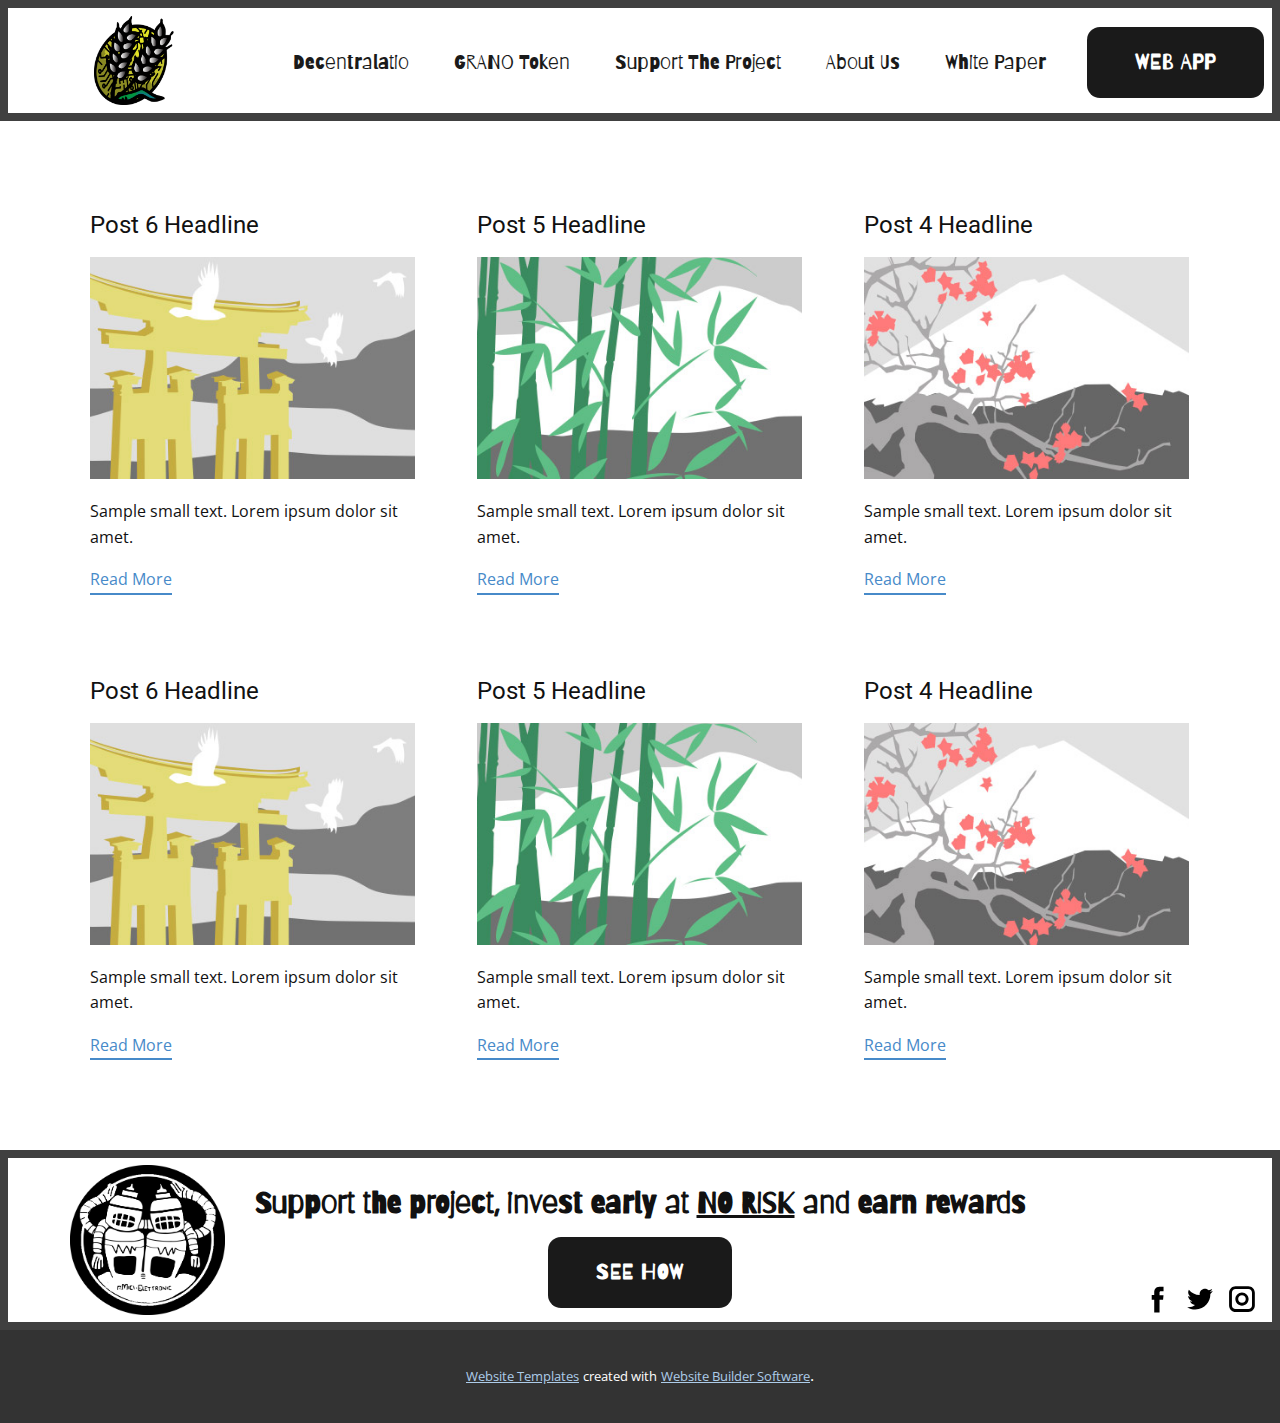
<file: blog/blog.html>
<html style="font-size: 16px;"><head>
    <meta name="viewport" content="width=device-width, initial-scale=1.0">
    <meta charset="utf-8">
    <meta name="keywords" content="">
    <meta name="description" content="">
    <meta name="page_type" content="np-template-header-footer-from-plugin">
    <title>Blog Template</title>
    <link rel="stylesheet" href="../nicepage.css" media="screen">
<link rel="stylesheet" href="../Blog-Template.css" media="screen">
    <script class="u-script" type="text/javascript" src="../jquery.js" defer=""></script>
    <script class="u-script" type="text/javascript" src="../nicepage.js" defer=""></script>
    <meta name="generator" content="Nicepage 3.30.2, nicepage.com">
    <link id="u-theme-google-font" rel="stylesheet" href="https://fonts.googleapis.com/css?family=Roboto:100,100i,300,300i,400,400i,500,500i,700,700i,900,900i|Open+Sans:300,300i,400,400i,600,600i,700,700i,800,800i">
    <link id="u-page-google-font" rel="stylesheet" href="https://fonts.googleapis.com/css?family=Barriecito:400">
    
    
    <script type="application/ld+json">{
		"@context": "http://schema.org",
		"@type": "Organization",
		"name": "Site1",
		"logo": "images/GRANOcoincolor.png",
		"sameAs": [
				"https://facebook.com/name",
				"https://twitter.com/name",
				"https://instagram.com/name"
		]
}</script>
    <meta name="theme-color" content="#478ac9">
    <meta name="twitter:site" content="@">
    <meta name="twitter:card" content="summary_large_image">
    <meta name="twitter:title" content="Blog Template">
    <meta name="twitter:description" content="Site1">
  </head>
  <body class="u-body"><header class="u-border-8 u-border-grey-75 u-clearfix u-header u-sticky u-sticky-87c9 u-white u-header" id="sec-2e25"><div class="u-clearfix u-sheet u-sheet-1">
        <a href="https://nicepage.com/c/education-website-templates" class="u-hover-feature u-image u-logo u-image-1" data-image-width="2477" data-image-height="2501">
          <img src="../images/GRANOcoincolor.png" class="u-logo-image u-logo-image-1">
        </a>
        <a href="https://nicepage.com/k/card-html-templates" class="u-btn u-btn-round u-button-style u-custom-font u-grey-90 u-hover-feature u-hover-white u-radius-13 u-text-active-palette-2-base u-btn-1">Web App</a>
        <nav class="u-menu u-menu-dropdown u-offcanvas u-menu-1">
          <div class="menu-collapse u-custom-font" style="font-size: 1.25rem; letter-spacing: 0px; font-family: Barriecito;">
            <a class="u-button-style u-custom-active-color u-custom-border u-custom-border-color u-custom-hover-color u-custom-left-right-menu-spacing u-custom-padding-bottom u-custom-text-active-color u-custom-text-color u-custom-text-hover-color u-custom-top-bottom-menu-spacing u-nav-link u-text-active-palette-1-base u-text-hover-palette-2-base" href="#">
              <svg><use xmlns:xlink="http://www.w3.org/1999/xlink" xlink:href="#menu-hamburger"></use></svg>
              <svg version="1.1" xmlns="http://www.w3.org/2000/svg" xmlns:xlink="http://www.w3.org/1999/xlink"><defs><symbol id="menu-hamburger" viewBox="0 0 16 16" style="width: 16px; height: 16px;"><rect y="1" width="16" height="2"></rect><rect y="7" width="16" height="2"></rect><rect y="13" width="16" height="2"></rect>
</symbol>
</defs></svg>
            </a>
          </div>
          <div class="u-custom-menu u-nav-container">
            <ul class="u-custom-font u-nav u-spacing-1 u-unstyled u-nav-1"><li class="u-nav-item"><a class="u-active-grey-90 u-button-style u-hover-grey-10 u-nav-link u-text-active-white u-text-grey-90 u-text-hover-grey-90" href="../Decentralatio.html" style="padding: 20px 22px;">Decentralatio</a>
</li><li class="u-nav-item"><a class="u-active-grey-90 u-button-style u-hover-grey-10 u-nav-link u-text-active-white u-text-grey-90 u-text-hover-grey-90" href="https://cardanoscan.io/" target="_blank" style="padding: 20px 22px;">GRANO Token</a>
</li><li class="u-nav-item"><a class="u-active-grey-90 u-button-style u-hover-grey-10 u-nav-link u-text-active-white u-text-grey-90 u-text-hover-grey-90" href="../Support-The-Project.html" style="padding: 20px 22px;">Support The Project</a>
</li><li class="u-nav-item"><a class="u-active-grey-90 u-button-style u-hover-grey-10 u-nav-link u-text-active-white u-text-grey-90 u-text-hover-grey-90" href="https://www.amicielettronici.io/" style="padding: 20px 22px;">About Us</a>
</li><li class="u-nav-item"><a class="u-active-grey-90 u-button-style u-file-link u-hover-grey-10 u-nav-link u-text-active-white u-text-grey-90 u-text-hover-grey-90" href="../files/DecentralatioOnePager-compressed.pdf" style="padding: 20px 22px;">White Paper</a>
</li></ul>
          </div>
          <div class="u-custom-menu u-nav-container-collapse">
            <div class="u-black u-container-style u-inner-container-layout u-opacity u-opacity-95 u-sidenav">
              <div class="u-inner-container-layout u-sidenav-overflow">
                <div class="u-menu-close"></div>
                <ul class="u-align-center u-nav u-popupmenu-items u-unstyled u-nav-2"><li class="u-nav-item"><a class="u-button-style u-nav-link" href="../Decentralatio.html" style="padding: 20px 22px;">Decentralatio</a>
</li><li class="u-nav-item"><a class="u-button-style u-nav-link" href="https://cardanoscan.io/" target="_blank" style="padding: 20px 22px;">GRANO Token</a>
</li><li class="u-nav-item"><a class="u-button-style u-nav-link" href="../Support-The-Project.html" style="padding: 20px 22px;">Support The Project</a>
</li><li class="u-nav-item"><a class="u-button-style u-nav-link" href="https://www.amicielettronici.io/" style="padding: 20px 22px;">About Us</a>
</li><li class="u-nav-item"><a class="u-button-style u-nav-link" href="../files/DecentralatioOnePager-compressed.pdf" style="padding: 20px 22px;">White Paper</a>
</li></ul>
              </div>
            </div>
            <div class="u-black u-menu-overlay u-opacity u-opacity-70"></div>
          </div>
        </nav>
      </div></header>
    <section class="u-clearfix u-section-1" id="sec-40c9">
      <div class="u-clearfix u-sheet u-valign-middle u-sheet-1"><!--blog--><!--blog_options_json--><!--{"type":"Recent","source":"","tags":"","count":""}--><!--/blog_options_json-->
        <div class="u-blog u-expanded-width u-repeater u-repeater-1"><!--blog_post-->
          <div class="u-blog-post u-container-style u-repeater-item u-white u-repeater-item-1">
            <div class="u-container-layout u-similar-container u-valign-top u-container-layout-1"><!--blog_post_header-->
              <h4 class="u-blog-control u-text u-text-1">
                <a class="u-post-header-link" href="../blog/post-5.html"><!--blog_post_header_content-->Post 6 Headline<!--/blog_post_header_content--></a>
              </h4><!--/blog_post_header--><!--blog_post_image-->
              <a class="u-post-header-link" href="../blog/post-5.html"><img alt="" class="u-blog-control u-expanded-width u-image u-image-default u-image-1" src="[data-uri]"></a><!--/blog_post_image--><!--blog_post_content-->
              <div class="u-blog-control u-post-content u-text u-text-2 fr-view">Sample small text. Lorem ipsum dolor sit amet.</div><!--/blog_post_content--><!--blog_post_readmore-->
              <a href="../blog/post-5.html" class="u-blog-control u-border-2 u-border-palette-1-base u-btn u-btn-rectangle u-button-style u-none u-btn-1"><!--blog_post_readmore_content--><!--options_json--><!--{"content":""}--><!--/options_json-->Read More<!--/blog_post_readmore_content--></a><!--/blog_post_readmore-->
            </div>
          </div><div class="u-blog-post u-container-style u-repeater-item u-video-cover u-white">
            <div class="u-container-layout u-similar-container u-valign-top u-container-layout-2"><!--blog_post_header-->
              <h4 class="u-blog-control u-text u-text-3">
                <a class="u-post-header-link" href="../blog/post-4.html"><!--blog_post_header_content-->Post 5 Headline<!--/blog_post_header_content--></a>
              </h4><!--/blog_post_header--><!--blog_post_image-->
              <a class="u-post-header-link" href="../blog/post-4.html"><img alt="" class="u-blog-control u-expanded-width u-image u-image-default u-image-2" src="[data-uri]"></a><!--/blog_post_image--><!--blog_post_content-->
              <div class="u-blog-control u-post-content u-text u-text-4 fr-view">Sample small text. Lorem ipsum dolor sit amet.</div><!--/blog_post_content--><!--blog_post_readmore-->
              <a href="../blog/post-4.html" class="u-blog-control u-border-2 u-border-palette-1-base u-btn u-btn-rectangle u-button-style u-none u-btn-2"><!--blog_post_readmore_content--><!--options_json--><!--{"content":""}--><!--/options_json-->Read More<!--/blog_post_readmore_content--></a><!--/blog_post_readmore-->
            </div>
          </div><div class="u-blog-post u-container-style u-repeater-item u-video-cover u-white">
            <div class="u-container-layout u-similar-container u-valign-top u-container-layout-3"><!--blog_post_header-->
              <h4 class="u-blog-control u-text u-text-5">
                <a class="u-post-header-link" href="../blog/post-3.html"><!--blog_post_header_content-->Post 4 Headline<!--/blog_post_header_content--></a>
              </h4><!--/blog_post_header--><!--blog_post_image-->
              <a class="u-post-header-link" href="../blog/post-3.html"><img alt="" class="u-blog-control u-expanded-width u-image u-image-default u-image-3" src="[data-uri]"></a><!--/blog_post_image--><!--blog_post_content-->
              <div class="u-blog-control u-post-content u-text u-text-6 fr-view">Sample small text. Lorem ipsum dolor sit amet.</div><!--/blog_post_content--><!--blog_post_readmore-->
              <a href="../blog/post-3.html" class="u-blog-control u-border-2 u-border-palette-1-base u-btn u-btn-rectangle u-button-style u-none u-btn-3"><!--blog_post_readmore_content--><!--options_json--><!--{"content":""}--><!--/options_json-->Read More<!--/blog_post_readmore_content--></a><!--/blog_post_readmore-->
            </div>
          </div><div class="u-blog-post u-container-style u-repeater-item u-white u-repeater-item-1">
            <div class="u-container-layout u-similar-container u-valign-top u-container-layout-1"><!--blog_post_header-->
              <h4 class="u-blog-control u-text u-text-1">
                <a class="u-post-header-link" href="../blog/post-2.html"><!--blog_post_header_content-->Post 6 Headline<!--/blog_post_header_content--></a>
              </h4><!--/blog_post_header--><!--blog_post_image-->
              <a class="u-post-header-link" href="../blog/post-2.html"><img alt="" class="u-blog-control u-expanded-width u-image u-image-default u-image-1" src="[data-uri]"></a><!--/blog_post_image--><!--blog_post_content-->
              <div class="u-blog-control u-post-content u-text u-text-2 fr-view">Sample small text. Lorem ipsum dolor sit amet.</div><!--/blog_post_content--><!--blog_post_readmore-->
              <a href="../blog/post-2.html" class="u-blog-control u-border-2 u-border-palette-1-base u-btn u-btn-rectangle u-button-style u-none u-btn-1"><!--blog_post_readmore_content--><!--options_json--><!--{"content":""}--><!--/options_json-->Read More<!--/blog_post_readmore_content--></a><!--/blog_post_readmore-->
            </div>
          </div><div class="u-blog-post u-container-style u-repeater-item u-video-cover u-white">
            <div class="u-container-layout u-similar-container u-valign-top u-container-layout-2"><!--blog_post_header-->
              <h4 class="u-blog-control u-text u-text-3">
                <a class="u-post-header-link" href="../blog/post-1.html"><!--blog_post_header_content-->Post 5 Headline<!--/blog_post_header_content--></a>
              </h4><!--/blog_post_header--><!--blog_post_image-->
              <a class="u-post-header-link" href="../blog/post-1.html"><img alt="" class="u-blog-control u-expanded-width u-image u-image-default u-image-2" src="[data-uri]"></a><!--/blog_post_image--><!--blog_post_content-->
              <div class="u-blog-control u-post-content u-text u-text-4 fr-view">Sample small text. Lorem ipsum dolor sit amet.</div><!--/blog_post_content--><!--blog_post_readmore-->
              <a href="../blog/post-1.html" class="u-blog-control u-border-2 u-border-palette-1-base u-btn u-btn-rectangle u-button-style u-none u-btn-2"><!--blog_post_readmore_content--><!--options_json--><!--{"content":""}--><!--/options_json-->Read More<!--/blog_post_readmore_content--></a><!--/blog_post_readmore-->
            </div>
          </div><div class="u-blog-post u-container-style u-repeater-item u-video-cover u-white">
            <div class="u-container-layout u-similar-container u-valign-top u-container-layout-3"><!--blog_post_header-->
              <h4 class="u-blog-control u-text u-text-5">
                <a class="u-post-header-link" href="../blog/post.html"><!--blog_post_header_content-->Post 4 Headline<!--/blog_post_header_content--></a>
              </h4><!--/blog_post_header--><!--blog_post_image-->
              <a class="u-post-header-link" href="../blog/post.html"><img alt="" class="u-blog-control u-expanded-width u-image u-image-default u-image-3" src="[data-uri]"></a><!--/blog_post_image--><!--blog_post_content-->
              <div class="u-blog-control u-post-content u-text u-text-6 fr-view">Sample small text. Lorem ipsum dolor sit amet.</div><!--/blog_post_content--><!--blog_post_readmore-->
              <a href="../blog/post.html" class="u-blog-control u-border-2 u-border-palette-1-base u-btn u-btn-rectangle u-button-style u-none u-btn-3"><!--blog_post_readmore_content--><!--options_json--><!--{"content":""}--><!--/options_json-->Read More<!--/blog_post_readmore_content--></a><!--/blog_post_readmore-->
            </div>
          </div><!--/blog_post--><!--blog_post-->
          <!--/blog_post--><!--blog_post-->
          <!--/blog_post-->
        </div><!--/blog-->
      </div>
    </section>
    
    
    <footer class="u-border-8 u-border-grey-75 u-clearfix u-footer u-white" id="sec-55a1"><div class="u-clearfix u-sheet u-sheet-1">
        <a href="https://nicepage.com" class="u-image u-logo u-image-1" data-image-width="3283" data-image-height="3154">
          <img src="../images/amicilogo.png" class="u-logo-image u-logo-image-1">
        </a>
        <p class="u-custom-font u-text u-text-default u-text-1">Support the project, invest early at <span style="text-decoration: underline !important;">NO RISK</span> and earn rewards
        </p>
        <a href="https://nicepage.com/k/card-html-templates" class="u-btn u-btn-round u-button-style u-custom-font u-grey-90 u-hover-feature u-hover-white u-radius-13 u-text-active-palette-2-base u-btn-1">See How</a>
        <div class="u-social-icons u-spacing-10 u-social-icons-1">
          <a class="u-social-url" title="facebook" target="_blank" href="https://facebook.com/name"><span class="u-icon u-social-facebook u-social-icon u-text-black"><svg class="u-svg-link" preserveAspectRatio="xMidYMin slice" viewBox="0 0 112 112" style=""><use xmlns:xlink="http://www.w3.org/1999/xlink" xlink:href="#svg-f3e9"></use></svg><svg class="u-svg-content" viewBox="0 0 112 112" x="0" y="0" id="svg-f3e9"><path fill="currentColor" d="M75.5,28.8H65.4c-1.5,0-4,0.9-4,4.3v9.4h13.9l-1.5,15.8H61.4v45.1H42.8V58.3h-8.8V42.4h8.8V32.2
c0-7.4,3.4-18.8,18.8-18.8h13.8v15.4H75.5z"></path></svg></span>
          </a>
          <a class="u-social-url" title="twitter" target="_blank" href="https://twitter.com/name"><span class="u-icon u-social-icon u-social-twitter u-text-black"><svg class="u-svg-link" preserveAspectRatio="xMidYMin slice" viewBox="0 0 112 112" style=""><use xmlns:xlink="http://www.w3.org/1999/xlink" xlink:href="#svg-5e62"></use></svg><svg class="u-svg-content" viewBox="0 0 112 112" x="0" y="0" id="svg-5e62"><path fill="currentColor" d="M92.2,38.2c0,0.8,0,1.6,0,2.3c0,24.3-18.6,52.4-52.6,52.4c-10.6,0.1-20.2-2.9-28.5-8.2
	c1.4,0.2,2.9,0.2,4.4,0.2c8.7,0,16.7-2.9,23-7.9c-8.1-0.2-14.9-5.5-17.3-12.8c1.1,0.2,2.4,0.2,3.4,0.2c1.6,0,3.3-0.2,4.8-0.7
	c-8.4-1.6-14.9-9.2-14.9-18c0-0.2,0-0.2,0-0.2c2.5,1.4,5.4,2.2,8.4,2.3c-5-3.3-8.3-8.9-8.3-15.4c0-3.4,1-6.5,2.5-9.2
	c9.1,11.1,22.7,18.5,38,19.2c-0.2-1.4-0.4-2.8-0.4-4.3c0.1-10,8.3-18.2,18.5-18.2c5.4,0,10.1,2.2,13.5,5.7c4.3-0.8,8.1-2.3,11.7-4.5
	c-1.4,4.3-4.3,7.9-8.1,10.1c3.7-0.4,7.3-1.4,10.6-2.9C98.9,32.3,95.7,35.5,92.2,38.2z"></path></svg></span>
          </a>
          <a class="u-social-url" title="instagram" target="_blank" href="https://instagram.com/name"><span class="u-icon u-social-icon u-social-instagram u-text-black"><svg class="u-svg-link" preserveAspectRatio="xMidYMin slice" viewBox="0 0 112 112" style=""><use xmlns:xlink="http://www.w3.org/1999/xlink" xlink:href="#svg-84fa"></use></svg><svg class="u-svg-content" viewBox="0 0 112 112" x="0" y="0" id="svg-84fa"><path fill="currentColor" d="M55.9,32.9c-12.8,0-23.2,10.4-23.2,23.2s10.4,23.2,23.2,23.2s23.2-10.4,23.2-23.2S68.7,32.9,55.9,32.9z
	 M55.9,69.4c-7.4,0-13.3-6-13.3-13.3c-0.1-7.4,6-13.3,13.3-13.3s13.3,6,13.3,13.3C69.3,63.5,63.3,69.4,55.9,69.4z"></path><path fill="#FFFFFF" d="M79.7,26.8c-3,0-5.4,2.5-5.4,5.4s2.5,5.4,5.4,5.4c3,0,5.4-2.5,5.4-5.4S82.7,26.8,79.7,26.8z"></path><path fill="currentColor" d="M78.2,11H33.5C21,11,10.8,21.3,10.8,33.7v44.7c0,12.6,10.2,22.8,22.7,22.8h44.7c12.6,0,22.7-10.2,22.7-22.7
	V33.7C100.8,21.1,90.6,11,78.2,11z M91,78.4c0,7.1-5.8,12.8-12.8,12.8H33.5c-7.1,0-12.8-5.8-12.8-12.8V33.7
	c0-7.1,5.8-12.8,12.8-12.8h44.7c7.1,0,12.8,5.8,12.8,12.8V78.4z"></path></svg></span>
          </a>
        </div>
      </div></footer>
    <section class="u-backlink u-clearfix u-grey-80">
      <a class="u-link" href="https://nicepage.com/website-templates" target="_blank">
        <span>Website Templates</span>
      </a>
      <p class="u-text">
        <span>created with</span>
      </p>
      <a class="u-link" href="" target="_blank">
        <span>Website Builder Software</span>
      </a>. 
    </section>
  
</body></html>
</file>
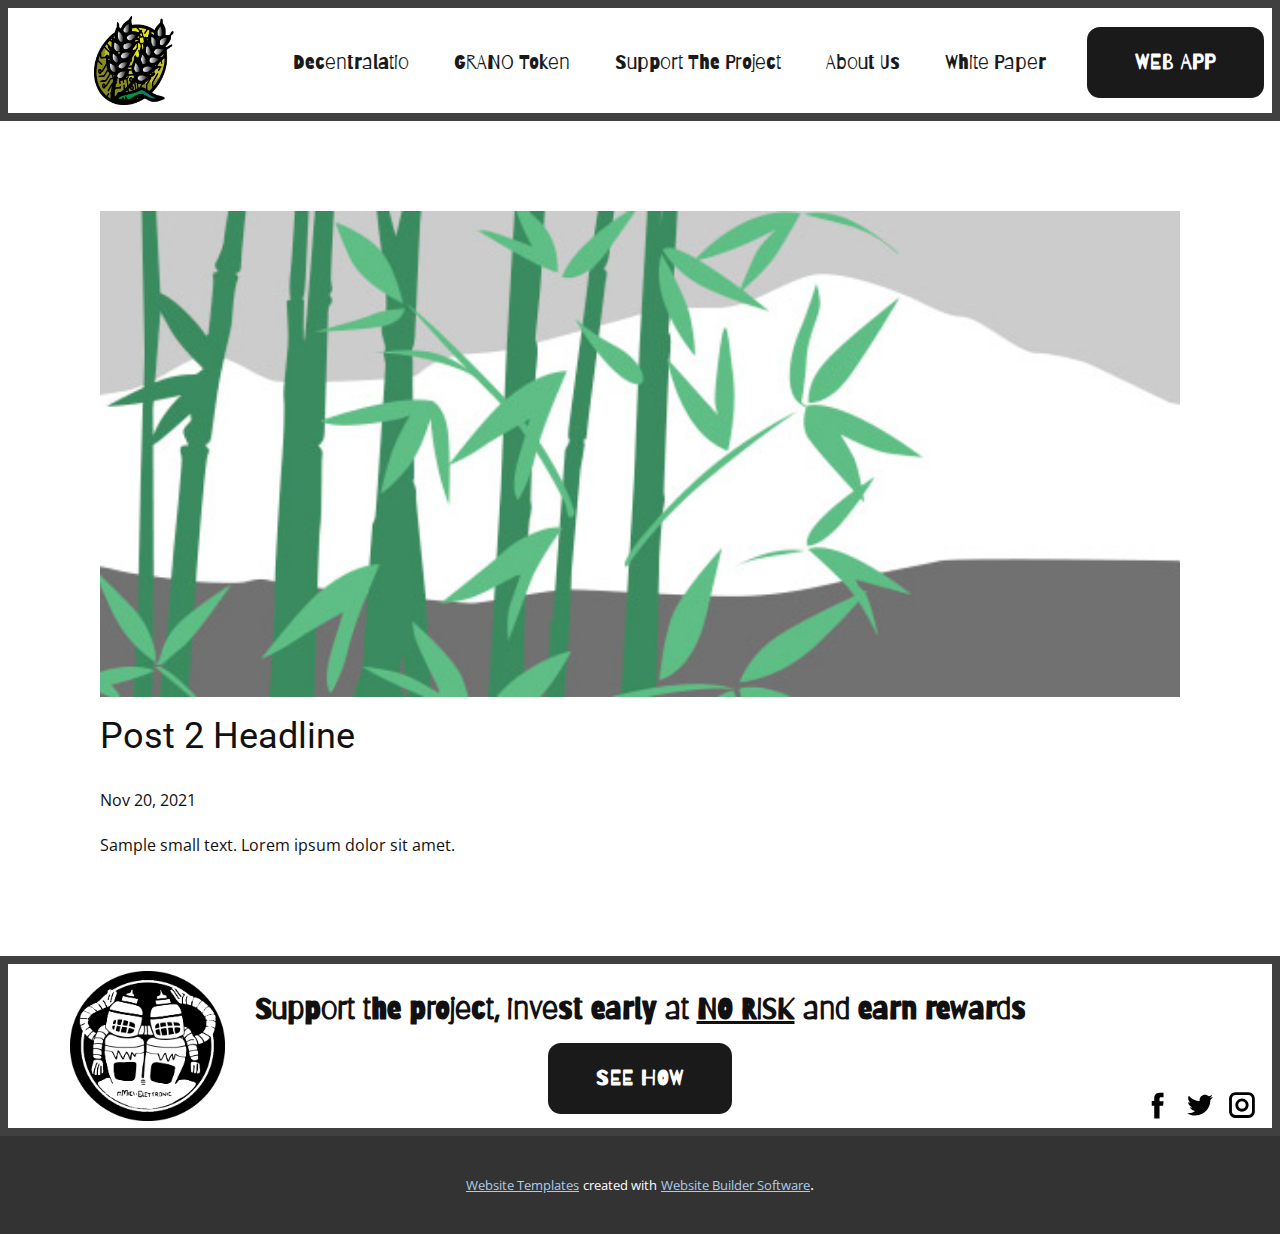
<file: blog/post-1.html>
<!doctype html>
<html style="font-size: 16px;"><head>
    <meta name="viewport" content="width=device-width, initial-scale=1.0">
    <meta charset="utf-8">
    <meta name="keywords" content="Post 1 Headline">
    <meta name="description" content="">
    <meta name="page_type" content="np-template-header-footer-from-plugin">
    <title>Post 2 Headline</title>
    <link rel="stylesheet" href="../nicepage.css" media="screen">
<link rel="stylesheet" href="../Post-Template.css" media="screen">
    <script class="u-script" type="text/javascript" src="../jquery.js" defer=""></script>
    <script class="u-script" type="text/javascript" src="../nicepage.js" defer=""></script>
    <meta name="generator" content="Nicepage 3.30.2, nicepage.com">
    <link id="u-theme-google-font" rel="stylesheet" href="https://fonts.googleapis.com/css?family=Roboto:100,100i,300,300i,400,400i,500,500i,700,700i,900,900i|Open+Sans:300,300i,400,400i,600,600i,700,700i,800,800i">
    <link id="u-page-google-font" rel="stylesheet" href="https://fonts.googleapis.com/css?family=Barriecito:400">
    
    
    <script type="application/ld+json">{
		"@context": "http://schema.org",
		"@type": "Organization",
		"name": "Site1",
		"logo": "images/GRANOcoincolor.png",
		"sameAs": [
				"https://facebook.com/name",
				"https://twitter.com/name",
				"https://instagram.com/name"
		]
}</script>
    <meta name="theme-color" content="#478ac9">
    <meta name="twitter:site" content="@">
    <meta name="twitter:card" content="summary_large_image">
    <meta name="twitter:title" content="Post Template">
    <meta name="twitter:description" content="Site1">
  </head>
  <body class="u-body"><header class="u-border-8 u-border-grey-75 u-clearfix u-header u-sticky u-sticky-87c9 u-white u-header" id="sec-2e25"><div class="u-clearfix u-sheet u-sheet-1">
        <a href="https://nicepage.com/c/education-website-templates" class="u-hover-feature u-image u-logo u-image-1" data-image-width="2477" data-image-height="2501">
          <img src="../images/GRANOcoincolor.png" class="u-logo-image u-logo-image-1">
        </a>
        <a href="https://nicepage.com/k/card-html-templates" class="u-btn u-btn-round u-button-style u-custom-font u-grey-90 u-hover-feature u-hover-white u-radius-13 u-text-active-palette-2-base u-btn-1">Web App</a>
        <nav class="u-menu u-menu-dropdown u-offcanvas u-menu-1">
          <div class="menu-collapse u-custom-font" style="font-size: 1.25rem; letter-spacing: 0px; font-family: Barriecito;">
            <a class="u-button-style u-custom-active-color u-custom-border u-custom-border-color u-custom-hover-color u-custom-left-right-menu-spacing u-custom-padding-bottom u-custom-text-active-color u-custom-text-color u-custom-text-hover-color u-custom-top-bottom-menu-spacing u-nav-link u-text-active-palette-1-base u-text-hover-palette-2-base" href="#">
              <svg><use xmlns:xlink="http://www.w3.org/1999/xlink" xlink:href="#menu-hamburger"></use></svg>
              <svg version="1.1" xmlns="http://www.w3.org/2000/svg" xmlns:xlink="http://www.w3.org/1999/xlink"><defs><symbol id="menu-hamburger" viewBox="0 0 16 16" style="width: 16px; height: 16px;"><rect y="1" width="16" height="2"></rect><rect y="7" width="16" height="2"></rect><rect y="13" width="16" height="2"></rect>
</symbol>
</defs></svg>
            </a>
          </div>
          <div class="u-custom-menu u-nav-container">
            <ul class="u-custom-font u-nav u-spacing-1 u-unstyled u-nav-1"><li class="u-nav-item"><a class="u-active-grey-90 u-button-style u-hover-grey-10 u-nav-link u-text-active-white u-text-grey-90 u-text-hover-grey-90" href="../Decentralatio.html" style="padding: 20px 22px;">Decentralatio</a>
</li><li class="u-nav-item"><a class="u-active-grey-90 u-button-style u-hover-grey-10 u-nav-link u-text-active-white u-text-grey-90 u-text-hover-grey-90" href="https://cardanoscan.io/" target="_blank" style="padding: 20px 22px;">GRANO Token</a>
</li><li class="u-nav-item"><a class="u-active-grey-90 u-button-style u-hover-grey-10 u-nav-link u-text-active-white u-text-grey-90 u-text-hover-grey-90" href="../Support-The-Project.html" style="padding: 20px 22px;">Support The Project</a>
</li><li class="u-nav-item"><a class="u-active-grey-90 u-button-style u-hover-grey-10 u-nav-link u-text-active-white u-text-grey-90 u-text-hover-grey-90" href="https://www.amicielettronici.io/" style="padding: 20px 22px;">About Us</a>
</li><li class="u-nav-item"><a class="u-active-grey-90 u-button-style u-file-link u-hover-grey-10 u-nav-link u-text-active-white u-text-grey-90 u-text-hover-grey-90" href="../files/DecentralatioOnePager-compressed.pdf" style="padding: 20px 22px;">White Paper</a>
</li></ul>
          </div>
          <div class="u-custom-menu u-nav-container-collapse">
            <div class="u-black u-container-style u-inner-container-layout u-opacity u-opacity-95 u-sidenav">
              <div class="u-inner-container-layout u-sidenav-overflow">
                <div class="u-menu-close"></div>
                <ul class="u-align-center u-nav u-popupmenu-items u-unstyled u-nav-2"><li class="u-nav-item"><a class="u-button-style u-nav-link" href="../Decentralatio.html" style="padding: 20px 22px;">Decentralatio</a>
</li><li class="u-nav-item"><a class="u-button-style u-nav-link" href="https://cardanoscan.io/" target="_blank" style="padding: 20px 22px;">GRANO Token</a>
</li><li class="u-nav-item"><a class="u-button-style u-nav-link" href="../Support-The-Project.html" style="padding: 20px 22px;">Support The Project</a>
</li><li class="u-nav-item"><a class="u-button-style u-nav-link" href="https://www.amicielettronici.io/" style="padding: 20px 22px;">About Us</a>
</li><li class="u-nav-item"><a class="u-button-style u-nav-link" href="../files/DecentralatioOnePager-compressed.pdf" style="padding: 20px 22px;">White Paper</a>
</li></ul>
              </div>
            </div>
            <div class="u-black u-menu-overlay u-opacity u-opacity-70"></div>
          </div>
        </nav>
      </div></header>
    <section class="u-align-center u-clearfix u-section-1" id="sec-36cb">
      <div class="u-clearfix u-sheet u-valign-middle-md u-valign-middle-sm u-valign-middle-xs u-sheet-1"><!--post_details--><!--post_details_options_json--><!--{"source":""}--><!--/post_details_options_json--><!--blog_post-->
        <div class="u-container-style u-expanded-width u-post-details u-post-details-1">
          <div class="u-container-layout u-valign-middle u-container-layout-1"><!--blog_post_image-->
            <img alt="" class="u-blog-control u-expanded-width u-image u-image-default u-image-1" src="[data-uri]"><!--/blog_post_image--><!--blog_post_header-->
            <h2 class="u-blog-control u-text u-text-1">Post 2 Headline</h2><!--/blog_post_header--><!--blog_post_metadata-->
            <div class="u-blog-control u-metadata u-metadata-1"><!--blog_post_metadata_date-->
              <span class="u-meta-date u-meta-icon">Nov 20, 2021</span><!--/blog_post_metadata_date--><!--blog_post_metadata_category-->
              <!--/blog_post_metadata_category--><!--blog_post_metadata_comments-->
              <!--/blog_post_metadata_comments-->
            </div><!--/blog_post_metadata--><!--blog_post_content-->
            <div class="u-align-justify u-blog-control u-post-content u-text u-text-2 fr-view">
  Sample small text. Lorem ipsum dolor sit amet.
  </div><!--/blog_post_content-->
          </div>
        </div><!--/blog_post--><!--/post_details-->
      </div>
    </section>
    
    
    <footer class="u-border-8 u-border-grey-75 u-clearfix u-footer u-white" id="sec-55a1"><div class="u-clearfix u-sheet u-sheet-1">
        <a href="https://nicepage.com" class="u-image u-logo u-image-1" data-image-width="3283" data-image-height="3154">
          <img src="../images/amicilogo.png" class="u-logo-image u-logo-image-1">
        </a>
        <p class="u-custom-font u-text u-text-default u-text-1">Support the project, invest early at <span style="text-decoration: underline !important;">NO RISK</span> and earn rewards
        </p>
        <a href="https://nicepage.com/k/card-html-templates" class="u-btn u-btn-round u-button-style u-custom-font u-grey-90 u-hover-feature u-hover-white u-radius-13 u-text-active-palette-2-base u-btn-1">See How</a>
        <div class="u-social-icons u-spacing-10 u-social-icons-1">
          <a class="u-social-url" title="facebook" target="_blank" href="https://facebook.com/name"><span class="u-icon u-social-facebook u-social-icon u-text-black"><svg class="u-svg-link" preserveAspectRatio="xMidYMin slice" viewBox="0 0 112 112" style=""><use xmlns:xlink="http://www.w3.org/1999/xlink" xlink:href="#svg-f3e9"></use></svg><svg class="u-svg-content" viewBox="0 0 112 112" x="0" y="0" id="svg-f3e9"><path fill="currentColor" d="M75.5,28.8H65.4c-1.5,0-4,0.9-4,4.3v9.4h13.9l-1.5,15.8H61.4v45.1H42.8V58.3h-8.8V42.4h8.8V32.2
c0-7.4,3.4-18.8,18.8-18.8h13.8v15.4H75.5z"></path></svg></span>
          </a>
          <a class="u-social-url" title="twitter" target="_blank" href="https://twitter.com/name"><span class="u-icon u-social-icon u-social-twitter u-text-black"><svg class="u-svg-link" preserveAspectRatio="xMidYMin slice" viewBox="0 0 112 112" style=""><use xmlns:xlink="http://www.w3.org/1999/xlink" xlink:href="#svg-5e62"></use></svg><svg class="u-svg-content" viewBox="0 0 112 112" x="0" y="0" id="svg-5e62"><path fill="currentColor" d="M92.2,38.2c0,0.8,0,1.6,0,2.3c0,24.3-18.6,52.4-52.6,52.4c-10.6,0.1-20.2-2.9-28.5-8.2
	c1.4,0.2,2.9,0.2,4.4,0.2c8.7,0,16.7-2.9,23-7.9c-8.1-0.2-14.9-5.5-17.3-12.8c1.1,0.2,2.4,0.2,3.4,0.2c1.6,0,3.3-0.2,4.8-0.7
	c-8.4-1.6-14.9-9.2-14.9-18c0-0.2,0-0.2,0-0.2c2.5,1.4,5.4,2.2,8.4,2.3c-5-3.3-8.3-8.9-8.3-15.4c0-3.4,1-6.5,2.5-9.2
	c9.1,11.1,22.7,18.5,38,19.2c-0.2-1.4-0.4-2.8-0.4-4.3c0.1-10,8.3-18.2,18.5-18.2c5.4,0,10.1,2.2,13.5,5.7c4.3-0.8,8.1-2.3,11.7-4.5
	c-1.4,4.3-4.3,7.9-8.1,10.1c3.7-0.4,7.3-1.4,10.6-2.9C98.9,32.3,95.7,35.5,92.2,38.2z"></path></svg></span>
          </a>
          <a class="u-social-url" title="instagram" target="_blank" href="https://instagram.com/name"><span class="u-icon u-social-icon u-social-instagram u-text-black"><svg class="u-svg-link" preserveAspectRatio="xMidYMin slice" viewBox="0 0 112 112" style=""><use xmlns:xlink="http://www.w3.org/1999/xlink" xlink:href="#svg-84fa"></use></svg><svg class="u-svg-content" viewBox="0 0 112 112" x="0" y="0" id="svg-84fa"><path fill="currentColor" d="M55.9,32.9c-12.8,0-23.2,10.4-23.2,23.2s10.4,23.2,23.2,23.2s23.2-10.4,23.2-23.2S68.7,32.9,55.9,32.9z
	 M55.9,69.4c-7.4,0-13.3-6-13.3-13.3c-0.1-7.4,6-13.3,13.3-13.3s13.3,6,13.3,13.3C69.3,63.5,63.3,69.4,55.9,69.4z"></path><path fill="#FFFFFF" d="M79.7,26.8c-3,0-5.4,2.5-5.4,5.4s2.5,5.4,5.4,5.4c3,0,5.4-2.5,5.4-5.4S82.7,26.8,79.7,26.8z"></path><path fill="currentColor" d="M78.2,11H33.5C21,11,10.8,21.3,10.8,33.7v44.7c0,12.6,10.2,22.8,22.7,22.8h44.7c12.6,0,22.7-10.2,22.7-22.7
	V33.7C100.8,21.1,90.6,11,78.2,11z M91,78.4c0,7.1-5.8,12.8-12.8,12.8H33.5c-7.1,0-12.8-5.8-12.8-12.8V33.7
	c0-7.1,5.8-12.8,12.8-12.8h44.7c7.1,0,12.8,5.8,12.8,12.8V78.4z"></path></svg></span>
          </a>
        </div>
      </div></footer>
    <section class="u-backlink u-clearfix u-grey-80">
      <a class="u-link" href="https://nicepage.com/website-templates" target="_blank">
        <span>Website Templates</span>
      </a>
      <p class="u-text">
        <span>created with</span>
      </p>
      <a class="u-link" href="" target="_blank">
        <span>Website Builder Software</span>
      </a>. 
    </section>
  
</body></html>
</file>
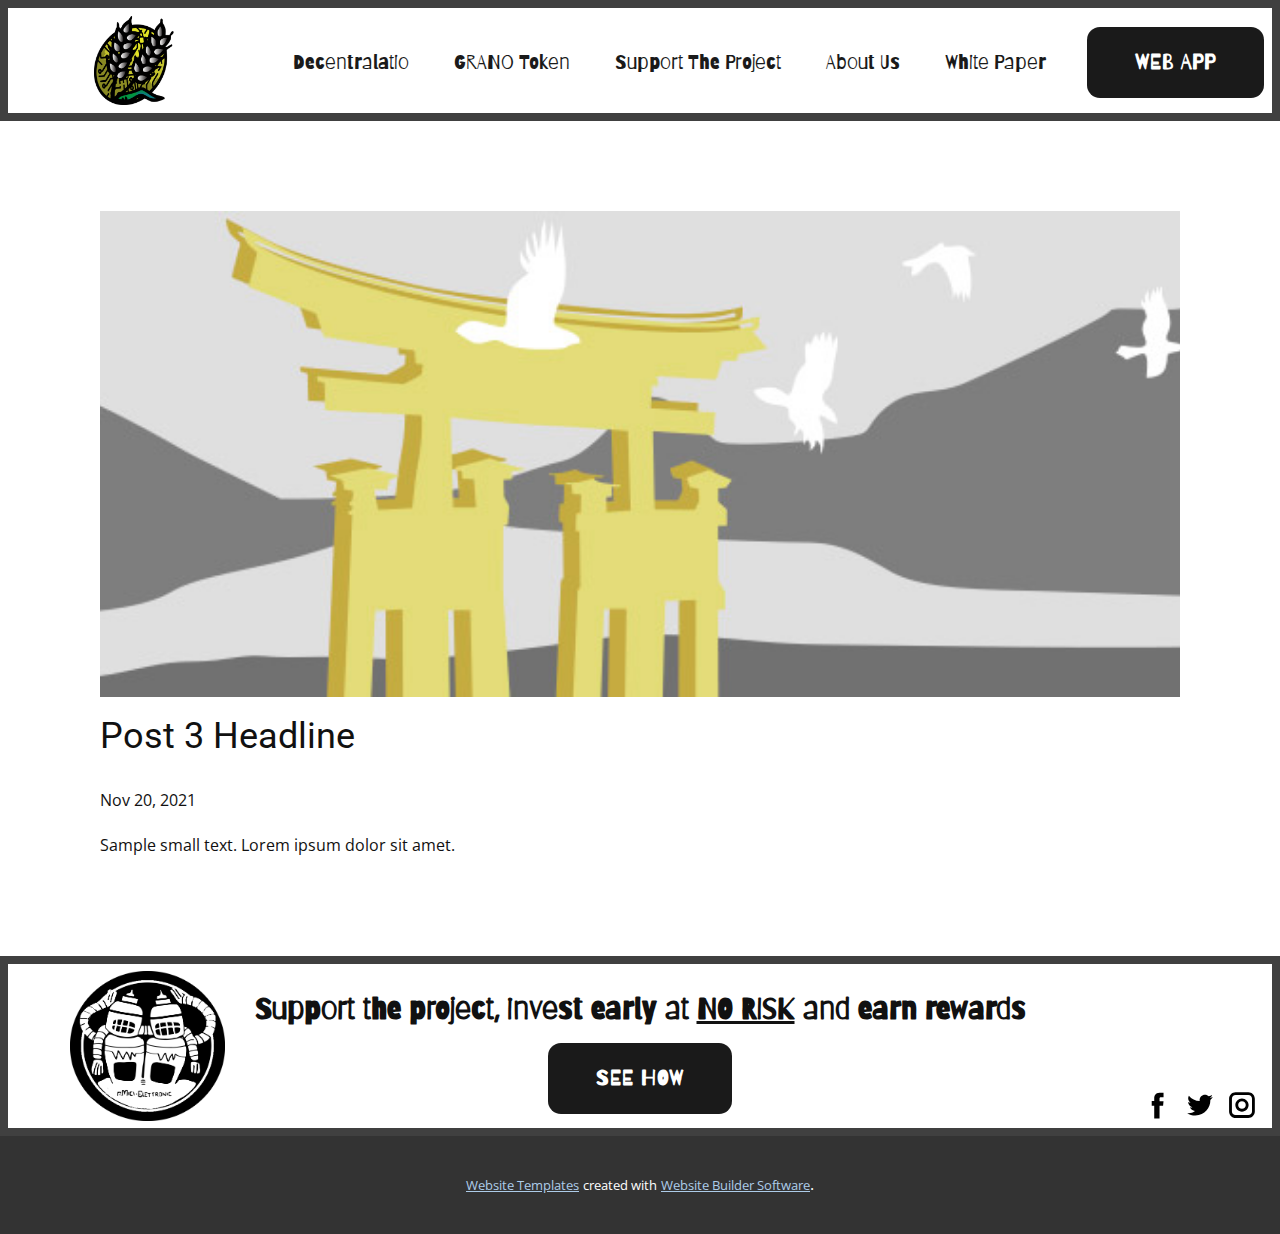
<file: blog/post-2.html>
<!doctype html>
<html style="font-size: 16px;"><head>
    <meta name="viewport" content="width=device-width, initial-scale=1.0">
    <meta charset="utf-8">
    <meta name="keywords" content="Post 1 Headline">
    <meta name="description" content="">
    <meta name="page_type" content="np-template-header-footer-from-plugin">
    <title>Post 3 Headline</title>
    <link rel="stylesheet" href="../nicepage.css" media="screen">
<link rel="stylesheet" href="../Post-Template.css" media="screen">
    <script class="u-script" type="text/javascript" src="../jquery.js" defer=""></script>
    <script class="u-script" type="text/javascript" src="../nicepage.js" defer=""></script>
    <meta name="generator" content="Nicepage 3.30.2, nicepage.com">
    <link id="u-theme-google-font" rel="stylesheet" href="https://fonts.googleapis.com/css?family=Roboto:100,100i,300,300i,400,400i,500,500i,700,700i,900,900i|Open+Sans:300,300i,400,400i,600,600i,700,700i,800,800i">
    <link id="u-page-google-font" rel="stylesheet" href="https://fonts.googleapis.com/css?family=Barriecito:400">
    
    
    <script type="application/ld+json">{
		"@context": "http://schema.org",
		"@type": "Organization",
		"name": "Site1",
		"logo": "images/GRANOcoincolor.png",
		"sameAs": [
				"https://facebook.com/name",
				"https://twitter.com/name",
				"https://instagram.com/name"
		]
}</script>
    <meta name="theme-color" content="#478ac9">
    <meta name="twitter:site" content="@">
    <meta name="twitter:card" content="summary_large_image">
    <meta name="twitter:title" content="Post Template">
    <meta name="twitter:description" content="Site1">
  </head>
  <body class="u-body"><header class="u-border-8 u-border-grey-75 u-clearfix u-header u-sticky u-sticky-87c9 u-white u-header" id="sec-2e25"><div class="u-clearfix u-sheet u-sheet-1">
        <a href="https://nicepage.com/c/education-website-templates" class="u-hover-feature u-image u-logo u-image-1" data-image-width="2477" data-image-height="2501">
          <img src="../images/GRANOcoincolor.png" class="u-logo-image u-logo-image-1">
        </a>
        <a href="https://nicepage.com/k/card-html-templates" class="u-btn u-btn-round u-button-style u-custom-font u-grey-90 u-hover-feature u-hover-white u-radius-13 u-text-active-palette-2-base u-btn-1">Web App</a>
        <nav class="u-menu u-menu-dropdown u-offcanvas u-menu-1">
          <div class="menu-collapse u-custom-font" style="font-size: 1.25rem; letter-spacing: 0px; font-family: Barriecito;">
            <a class="u-button-style u-custom-active-color u-custom-border u-custom-border-color u-custom-hover-color u-custom-left-right-menu-spacing u-custom-padding-bottom u-custom-text-active-color u-custom-text-color u-custom-text-hover-color u-custom-top-bottom-menu-spacing u-nav-link u-text-active-palette-1-base u-text-hover-palette-2-base" href="#">
              <svg><use xmlns:xlink="http://www.w3.org/1999/xlink" xlink:href="#menu-hamburger"></use></svg>
              <svg version="1.1" xmlns="http://www.w3.org/2000/svg" xmlns:xlink="http://www.w3.org/1999/xlink"><defs><symbol id="menu-hamburger" viewBox="0 0 16 16" style="width: 16px; height: 16px;"><rect y="1" width="16" height="2"></rect><rect y="7" width="16" height="2"></rect><rect y="13" width="16" height="2"></rect>
</symbol>
</defs></svg>
            </a>
          </div>
          <div class="u-custom-menu u-nav-container">
            <ul class="u-custom-font u-nav u-spacing-1 u-unstyled u-nav-1"><li class="u-nav-item"><a class="u-active-grey-90 u-button-style u-hover-grey-10 u-nav-link u-text-active-white u-text-grey-90 u-text-hover-grey-90" href="../Decentralatio.html" style="padding: 20px 22px;">Decentralatio</a>
</li><li class="u-nav-item"><a class="u-active-grey-90 u-button-style u-hover-grey-10 u-nav-link u-text-active-white u-text-grey-90 u-text-hover-grey-90" href="https://cardanoscan.io/" target="_blank" style="padding: 20px 22px;">GRANO Token</a>
</li><li class="u-nav-item"><a class="u-active-grey-90 u-button-style u-hover-grey-10 u-nav-link u-text-active-white u-text-grey-90 u-text-hover-grey-90" href="../Support-The-Project.html" style="padding: 20px 22px;">Support The Project</a>
</li><li class="u-nav-item"><a class="u-active-grey-90 u-button-style u-hover-grey-10 u-nav-link u-text-active-white u-text-grey-90 u-text-hover-grey-90" href="https://www.amicielettronici.io/" style="padding: 20px 22px;">About Us</a>
</li><li class="u-nav-item"><a class="u-active-grey-90 u-button-style u-file-link u-hover-grey-10 u-nav-link u-text-active-white u-text-grey-90 u-text-hover-grey-90" href="../files/DecentralatioOnePager-compressed.pdf" style="padding: 20px 22px;">White Paper</a>
</li></ul>
          </div>
          <div class="u-custom-menu u-nav-container-collapse">
            <div class="u-black u-container-style u-inner-container-layout u-opacity u-opacity-95 u-sidenav">
              <div class="u-inner-container-layout u-sidenav-overflow">
                <div class="u-menu-close"></div>
                <ul class="u-align-center u-nav u-popupmenu-items u-unstyled u-nav-2"><li class="u-nav-item"><a class="u-button-style u-nav-link" href="../Decentralatio.html" style="padding: 20px 22px;">Decentralatio</a>
</li><li class="u-nav-item"><a class="u-button-style u-nav-link" href="https://cardanoscan.io/" target="_blank" style="padding: 20px 22px;">GRANO Token</a>
</li><li class="u-nav-item"><a class="u-button-style u-nav-link" href="../Support-The-Project.html" style="padding: 20px 22px;">Support The Project</a>
</li><li class="u-nav-item"><a class="u-button-style u-nav-link" href="https://www.amicielettronici.io/" style="padding: 20px 22px;">About Us</a>
</li><li class="u-nav-item"><a class="u-button-style u-nav-link" href="../files/DecentralatioOnePager-compressed.pdf" style="padding: 20px 22px;">White Paper</a>
</li></ul>
              </div>
            </div>
            <div class="u-black u-menu-overlay u-opacity u-opacity-70"></div>
          </div>
        </nav>
      </div></header>
    <section class="u-align-center u-clearfix u-section-1" id="sec-36cb">
      <div class="u-clearfix u-sheet u-valign-middle-md u-valign-middle-sm u-valign-middle-xs u-sheet-1"><!--post_details--><!--post_details_options_json--><!--{"source":""}--><!--/post_details_options_json--><!--blog_post-->
        <div class="u-container-style u-expanded-width u-post-details u-post-details-1">
          <div class="u-container-layout u-valign-middle u-container-layout-1"><!--blog_post_image-->
            <img alt="" class="u-blog-control u-expanded-width u-image u-image-default u-image-1" src="[data-uri]"><!--/blog_post_image--><!--blog_post_header-->
            <h2 class="u-blog-control u-text u-text-1">Post 3 Headline</h2><!--/blog_post_header--><!--blog_post_metadata-->
            <div class="u-blog-control u-metadata u-metadata-1"><!--blog_post_metadata_date-->
              <span class="u-meta-date u-meta-icon">Nov 20, 2021</span><!--/blog_post_metadata_date--><!--blog_post_metadata_category-->
              <!--/blog_post_metadata_category--><!--blog_post_metadata_comments-->
              <!--/blog_post_metadata_comments-->
            </div><!--/blog_post_metadata--><!--blog_post_content-->
            <div class="u-align-justify u-blog-control u-post-content u-text u-text-2 fr-view">
  Sample small text. Lorem ipsum dolor sit amet.
  </div><!--/blog_post_content-->
          </div>
        </div><!--/blog_post--><!--/post_details-->
      </div>
    </section>
    
    
    <footer class="u-border-8 u-border-grey-75 u-clearfix u-footer u-white" id="sec-55a1"><div class="u-clearfix u-sheet u-sheet-1">
        <a href="https://nicepage.com" class="u-image u-logo u-image-1" data-image-width="3283" data-image-height="3154">
          <img src="../images/amicilogo.png" class="u-logo-image u-logo-image-1">
        </a>
        <p class="u-custom-font u-text u-text-default u-text-1">Support the project, invest early at <span style="text-decoration: underline !important;">NO RISK</span> and earn rewards
        </p>
        <a href="https://nicepage.com/k/card-html-templates" class="u-btn u-btn-round u-button-style u-custom-font u-grey-90 u-hover-feature u-hover-white u-radius-13 u-text-active-palette-2-base u-btn-1">See How</a>
        <div class="u-social-icons u-spacing-10 u-social-icons-1">
          <a class="u-social-url" title="facebook" target="_blank" href="https://facebook.com/name"><span class="u-icon u-social-facebook u-social-icon u-text-black"><svg class="u-svg-link" preserveAspectRatio="xMidYMin slice" viewBox="0 0 112 112" style=""><use xmlns:xlink="http://www.w3.org/1999/xlink" xlink:href="#svg-f3e9"></use></svg><svg class="u-svg-content" viewBox="0 0 112 112" x="0" y="0" id="svg-f3e9"><path fill="currentColor" d="M75.5,28.8H65.4c-1.5,0-4,0.9-4,4.3v9.4h13.9l-1.5,15.8H61.4v45.1H42.8V58.3h-8.8V42.4h8.8V32.2
c0-7.4,3.4-18.8,18.8-18.8h13.8v15.4H75.5z"></path></svg></span>
          </a>
          <a class="u-social-url" title="twitter" target="_blank" href="https://twitter.com/name"><span class="u-icon u-social-icon u-social-twitter u-text-black"><svg class="u-svg-link" preserveAspectRatio="xMidYMin slice" viewBox="0 0 112 112" style=""><use xmlns:xlink="http://www.w3.org/1999/xlink" xlink:href="#svg-5e62"></use></svg><svg class="u-svg-content" viewBox="0 0 112 112" x="0" y="0" id="svg-5e62"><path fill="currentColor" d="M92.2,38.2c0,0.8,0,1.6,0,2.3c0,24.3-18.6,52.4-52.6,52.4c-10.6,0.1-20.2-2.9-28.5-8.2
	c1.4,0.2,2.9,0.2,4.4,0.2c8.7,0,16.7-2.9,23-7.9c-8.1-0.2-14.9-5.5-17.3-12.8c1.1,0.2,2.4,0.2,3.4,0.2c1.6,0,3.3-0.2,4.8-0.7
	c-8.4-1.6-14.9-9.2-14.9-18c0-0.2,0-0.2,0-0.2c2.5,1.4,5.4,2.2,8.4,2.3c-5-3.3-8.3-8.9-8.3-15.4c0-3.4,1-6.5,2.5-9.2
	c9.1,11.1,22.7,18.5,38,19.2c-0.2-1.4-0.4-2.8-0.4-4.3c0.1-10,8.3-18.2,18.5-18.2c5.4,0,10.1,2.2,13.5,5.7c4.3-0.8,8.1-2.3,11.7-4.5
	c-1.4,4.3-4.3,7.9-8.1,10.1c3.7-0.4,7.3-1.4,10.6-2.9C98.9,32.3,95.7,35.5,92.2,38.2z"></path></svg></span>
          </a>
          <a class="u-social-url" title="instagram" target="_blank" href="https://instagram.com/name"><span class="u-icon u-social-icon u-social-instagram u-text-black"><svg class="u-svg-link" preserveAspectRatio="xMidYMin slice" viewBox="0 0 112 112" style=""><use xmlns:xlink="http://www.w3.org/1999/xlink" xlink:href="#svg-84fa"></use></svg><svg class="u-svg-content" viewBox="0 0 112 112" x="0" y="0" id="svg-84fa"><path fill="currentColor" d="M55.9,32.9c-12.8,0-23.2,10.4-23.2,23.2s10.4,23.2,23.2,23.2s23.2-10.4,23.2-23.2S68.7,32.9,55.9,32.9z
	 M55.9,69.4c-7.4,0-13.3-6-13.3-13.3c-0.1-7.4,6-13.3,13.3-13.3s13.3,6,13.3,13.3C69.3,63.5,63.3,69.4,55.9,69.4z"></path><path fill="#FFFFFF" d="M79.7,26.8c-3,0-5.4,2.5-5.4,5.4s2.5,5.4,5.4,5.4c3,0,5.4-2.5,5.4-5.4S82.7,26.8,79.7,26.8z"></path><path fill="currentColor" d="M78.2,11H33.5C21,11,10.8,21.3,10.8,33.7v44.7c0,12.6,10.2,22.8,22.7,22.8h44.7c12.6,0,22.7-10.2,22.7-22.7
	V33.7C100.8,21.1,90.6,11,78.2,11z M91,78.4c0,7.1-5.8,12.8-12.8,12.8H33.5c-7.1,0-12.8-5.8-12.8-12.8V33.7
	c0-7.1,5.8-12.8,12.8-12.8h44.7c7.1,0,12.8,5.8,12.8,12.8V78.4z"></path></svg></span>
          </a>
        </div>
      </div></footer>
    <section class="u-backlink u-clearfix u-grey-80">
      <a class="u-link" href="https://nicepage.com/website-templates" target="_blank">
        <span>Website Templates</span>
      </a>
      <p class="u-text">
        <span>created with</span>
      </p>
      <a class="u-link" href="" target="_blank">
        <span>Website Builder Software</span>
      </a>. 
    </section>
  
</body></html>
</file>
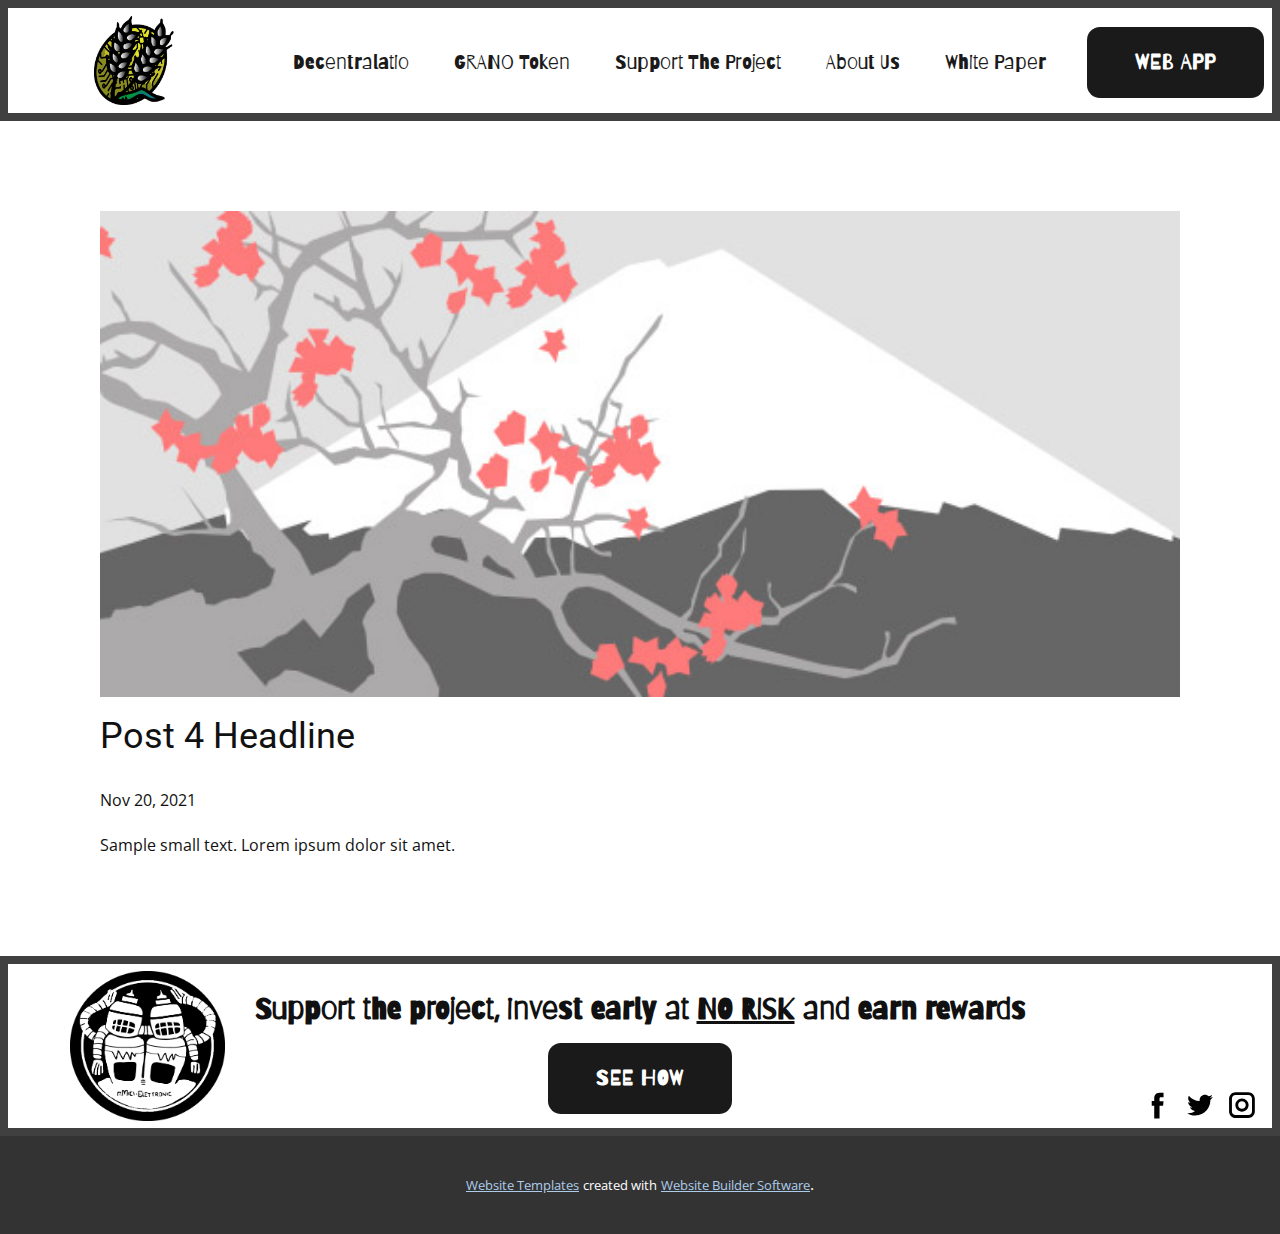
<file: blog/post-3.html>
<!doctype html>
<html style="font-size: 16px;"><head>
    <meta name="viewport" content="width=device-width, initial-scale=1.0">
    <meta charset="utf-8">
    <meta name="keywords" content="Post 1 Headline">
    <meta name="description" content="">
    <meta name="page_type" content="np-template-header-footer-from-plugin">
    <title>Post 4 Headline</title>
    <link rel="stylesheet" href="../nicepage.css" media="screen">
<link rel="stylesheet" href="../Post-Template.css" media="screen">
    <script class="u-script" type="text/javascript" src="../jquery.js" defer=""></script>
    <script class="u-script" type="text/javascript" src="../nicepage.js" defer=""></script>
    <meta name="generator" content="Nicepage 3.30.2, nicepage.com">
    <link id="u-theme-google-font" rel="stylesheet" href="https://fonts.googleapis.com/css?family=Roboto:100,100i,300,300i,400,400i,500,500i,700,700i,900,900i|Open+Sans:300,300i,400,400i,600,600i,700,700i,800,800i">
    <link id="u-page-google-font" rel="stylesheet" href="https://fonts.googleapis.com/css?family=Barriecito:400">
    
    
    <script type="application/ld+json">{
		"@context": "http://schema.org",
		"@type": "Organization",
		"name": "Site1",
		"logo": "images/GRANOcoincolor.png",
		"sameAs": [
				"https://facebook.com/name",
				"https://twitter.com/name",
				"https://instagram.com/name"
		]
}</script>
    <meta name="theme-color" content="#478ac9">
    <meta name="twitter:site" content="@">
    <meta name="twitter:card" content="summary_large_image">
    <meta name="twitter:title" content="Post Template">
    <meta name="twitter:description" content="Site1">
  </head>
  <body class="u-body"><header class="u-border-8 u-border-grey-75 u-clearfix u-header u-sticky u-sticky-87c9 u-white u-header" id="sec-2e25"><div class="u-clearfix u-sheet u-sheet-1">
        <a href="https://nicepage.com/c/education-website-templates" class="u-hover-feature u-image u-logo u-image-1" data-image-width="2477" data-image-height="2501">
          <img src="../images/GRANOcoincolor.png" class="u-logo-image u-logo-image-1">
        </a>
        <a href="https://nicepage.com/k/card-html-templates" class="u-btn u-btn-round u-button-style u-custom-font u-grey-90 u-hover-feature u-hover-white u-radius-13 u-text-active-palette-2-base u-btn-1">Web App</a>
        <nav class="u-menu u-menu-dropdown u-offcanvas u-menu-1">
          <div class="menu-collapse u-custom-font" style="font-size: 1.25rem; letter-spacing: 0px; font-family: Barriecito;">
            <a class="u-button-style u-custom-active-color u-custom-border u-custom-border-color u-custom-hover-color u-custom-left-right-menu-spacing u-custom-padding-bottom u-custom-text-active-color u-custom-text-color u-custom-text-hover-color u-custom-top-bottom-menu-spacing u-nav-link u-text-active-palette-1-base u-text-hover-palette-2-base" href="#">
              <svg><use xmlns:xlink="http://www.w3.org/1999/xlink" xlink:href="#menu-hamburger"></use></svg>
              <svg version="1.1" xmlns="http://www.w3.org/2000/svg" xmlns:xlink="http://www.w3.org/1999/xlink"><defs><symbol id="menu-hamburger" viewBox="0 0 16 16" style="width: 16px; height: 16px;"><rect y="1" width="16" height="2"></rect><rect y="7" width="16" height="2"></rect><rect y="13" width="16" height="2"></rect>
</symbol>
</defs></svg>
            </a>
          </div>
          <div class="u-custom-menu u-nav-container">
            <ul class="u-custom-font u-nav u-spacing-1 u-unstyled u-nav-1"><li class="u-nav-item"><a class="u-active-grey-90 u-button-style u-hover-grey-10 u-nav-link u-text-active-white u-text-grey-90 u-text-hover-grey-90" href="../Decentralatio.html" style="padding: 20px 22px;">Decentralatio</a>
</li><li class="u-nav-item"><a class="u-active-grey-90 u-button-style u-hover-grey-10 u-nav-link u-text-active-white u-text-grey-90 u-text-hover-grey-90" href="https://cardanoscan.io/" target="_blank" style="padding: 20px 22px;">GRANO Token</a>
</li><li class="u-nav-item"><a class="u-active-grey-90 u-button-style u-hover-grey-10 u-nav-link u-text-active-white u-text-grey-90 u-text-hover-grey-90" href="../Support-The-Project.html" style="padding: 20px 22px;">Support The Project</a>
</li><li class="u-nav-item"><a class="u-active-grey-90 u-button-style u-hover-grey-10 u-nav-link u-text-active-white u-text-grey-90 u-text-hover-grey-90" href="https://www.amicielettronici.io/" style="padding: 20px 22px;">About Us</a>
</li><li class="u-nav-item"><a class="u-active-grey-90 u-button-style u-file-link u-hover-grey-10 u-nav-link u-text-active-white u-text-grey-90 u-text-hover-grey-90" href="../files/DecentralatioOnePager-compressed.pdf" style="padding: 20px 22px;">White Paper</a>
</li></ul>
          </div>
          <div class="u-custom-menu u-nav-container-collapse">
            <div class="u-black u-container-style u-inner-container-layout u-opacity u-opacity-95 u-sidenav">
              <div class="u-inner-container-layout u-sidenav-overflow">
                <div class="u-menu-close"></div>
                <ul class="u-align-center u-nav u-popupmenu-items u-unstyled u-nav-2"><li class="u-nav-item"><a class="u-button-style u-nav-link" href="../Decentralatio.html" style="padding: 20px 22px;">Decentralatio</a>
</li><li class="u-nav-item"><a class="u-button-style u-nav-link" href="https://cardanoscan.io/" target="_blank" style="padding: 20px 22px;">GRANO Token</a>
</li><li class="u-nav-item"><a class="u-button-style u-nav-link" href="../Support-The-Project.html" style="padding: 20px 22px;">Support The Project</a>
</li><li class="u-nav-item"><a class="u-button-style u-nav-link" href="https://www.amicielettronici.io/" style="padding: 20px 22px;">About Us</a>
</li><li class="u-nav-item"><a class="u-button-style u-nav-link" href="../files/DecentralatioOnePager-compressed.pdf" style="padding: 20px 22px;">White Paper</a>
</li></ul>
              </div>
            </div>
            <div class="u-black u-menu-overlay u-opacity u-opacity-70"></div>
          </div>
        </nav>
      </div></header>
    <section class="u-align-center u-clearfix u-section-1" id="sec-36cb">
      <div class="u-clearfix u-sheet u-valign-middle-md u-valign-middle-sm u-valign-middle-xs u-sheet-1"><!--post_details--><!--post_details_options_json--><!--{"source":""}--><!--/post_details_options_json--><!--blog_post-->
        <div class="u-container-style u-expanded-width u-post-details u-post-details-1">
          <div class="u-container-layout u-valign-middle u-container-layout-1"><!--blog_post_image-->
            <img alt="" class="u-blog-control u-expanded-width u-image u-image-default u-image-1" src="[data-uri]"><!--/blog_post_image--><!--blog_post_header-->
            <h2 class="u-blog-control u-text u-text-1">Post 4 Headline</h2><!--/blog_post_header--><!--blog_post_metadata-->
            <div class="u-blog-control u-metadata u-metadata-1"><!--blog_post_metadata_date-->
              <span class="u-meta-date u-meta-icon">Nov 20, 2021</span><!--/blog_post_metadata_date--><!--blog_post_metadata_category-->
              <!--/blog_post_metadata_category--><!--blog_post_metadata_comments-->
              <!--/blog_post_metadata_comments-->
            </div><!--/blog_post_metadata--><!--blog_post_content-->
            <div class="u-align-justify u-blog-control u-post-content u-text u-text-2 fr-view">
  Sample small text. Lorem ipsum dolor sit amet.
  </div><!--/blog_post_content-->
          </div>
        </div><!--/blog_post--><!--/post_details-->
      </div>
    </section>
    
    
    <footer class="u-border-8 u-border-grey-75 u-clearfix u-footer u-white" id="sec-55a1"><div class="u-clearfix u-sheet u-sheet-1">
        <a href="https://nicepage.com" class="u-image u-logo u-image-1" data-image-width="3283" data-image-height="3154">
          <img src="../images/amicilogo.png" class="u-logo-image u-logo-image-1">
        </a>
        <p class="u-custom-font u-text u-text-default u-text-1">Support the project, invest early at <span style="text-decoration: underline !important;">NO RISK</span> and earn rewards
        </p>
        <a href="https://nicepage.com/k/card-html-templates" class="u-btn u-btn-round u-button-style u-custom-font u-grey-90 u-hover-feature u-hover-white u-radius-13 u-text-active-palette-2-base u-btn-1">See How</a>
        <div class="u-social-icons u-spacing-10 u-social-icons-1">
          <a class="u-social-url" title="facebook" target="_blank" href="https://facebook.com/name"><span class="u-icon u-social-facebook u-social-icon u-text-black"><svg class="u-svg-link" preserveAspectRatio="xMidYMin slice" viewBox="0 0 112 112" style=""><use xmlns:xlink="http://www.w3.org/1999/xlink" xlink:href="#svg-f3e9"></use></svg><svg class="u-svg-content" viewBox="0 0 112 112" x="0" y="0" id="svg-f3e9"><path fill="currentColor" d="M75.5,28.8H65.4c-1.5,0-4,0.9-4,4.3v9.4h13.9l-1.5,15.8H61.4v45.1H42.8V58.3h-8.8V42.4h8.8V32.2
c0-7.4,3.4-18.8,18.8-18.8h13.8v15.4H75.5z"></path></svg></span>
          </a>
          <a class="u-social-url" title="twitter" target="_blank" href="https://twitter.com/name"><span class="u-icon u-social-icon u-social-twitter u-text-black"><svg class="u-svg-link" preserveAspectRatio="xMidYMin slice" viewBox="0 0 112 112" style=""><use xmlns:xlink="http://www.w3.org/1999/xlink" xlink:href="#svg-5e62"></use></svg><svg class="u-svg-content" viewBox="0 0 112 112" x="0" y="0" id="svg-5e62"><path fill="currentColor" d="M92.2,38.2c0,0.8,0,1.6,0,2.3c0,24.3-18.6,52.4-52.6,52.4c-10.6,0.1-20.2-2.9-28.5-8.2
	c1.4,0.2,2.9,0.2,4.4,0.2c8.7,0,16.7-2.9,23-7.9c-8.1-0.2-14.9-5.5-17.3-12.8c1.1,0.2,2.4,0.2,3.4,0.2c1.6,0,3.3-0.2,4.8-0.7
	c-8.4-1.6-14.9-9.2-14.9-18c0-0.2,0-0.2,0-0.2c2.5,1.4,5.4,2.2,8.4,2.3c-5-3.3-8.3-8.9-8.3-15.4c0-3.4,1-6.5,2.5-9.2
	c9.1,11.1,22.7,18.5,38,19.2c-0.2-1.4-0.4-2.8-0.4-4.3c0.1-10,8.3-18.2,18.5-18.2c5.4,0,10.1,2.2,13.5,5.7c4.3-0.8,8.1-2.3,11.7-4.5
	c-1.4,4.3-4.3,7.9-8.1,10.1c3.7-0.4,7.3-1.4,10.6-2.9C98.9,32.3,95.7,35.5,92.2,38.2z"></path></svg></span>
          </a>
          <a class="u-social-url" title="instagram" target="_blank" href="https://instagram.com/name"><span class="u-icon u-social-icon u-social-instagram u-text-black"><svg class="u-svg-link" preserveAspectRatio="xMidYMin slice" viewBox="0 0 112 112" style=""><use xmlns:xlink="http://www.w3.org/1999/xlink" xlink:href="#svg-84fa"></use></svg><svg class="u-svg-content" viewBox="0 0 112 112" x="0" y="0" id="svg-84fa"><path fill="currentColor" d="M55.9,32.9c-12.8,0-23.2,10.4-23.2,23.2s10.4,23.2,23.2,23.2s23.2-10.4,23.2-23.2S68.7,32.9,55.9,32.9z
	 M55.9,69.4c-7.4,0-13.3-6-13.3-13.3c-0.1-7.4,6-13.3,13.3-13.3s13.3,6,13.3,13.3C69.3,63.5,63.3,69.4,55.9,69.4z"></path><path fill="#FFFFFF" d="M79.7,26.8c-3,0-5.4,2.5-5.4,5.4s2.5,5.4,5.4,5.4c3,0,5.4-2.5,5.4-5.4S82.7,26.8,79.7,26.8z"></path><path fill="currentColor" d="M78.2,11H33.5C21,11,10.8,21.3,10.8,33.7v44.7c0,12.6,10.2,22.8,22.7,22.8h44.7c12.6,0,22.7-10.2,22.7-22.7
	V33.7C100.8,21.1,90.6,11,78.2,11z M91,78.4c0,7.1-5.8,12.8-12.8,12.8H33.5c-7.1,0-12.8-5.8-12.8-12.8V33.7
	c0-7.1,5.8-12.8,12.8-12.8h44.7c7.1,0,12.8,5.8,12.8,12.8V78.4z"></path></svg></span>
          </a>
        </div>
      </div></footer>
    <section class="u-backlink u-clearfix u-grey-80">
      <a class="u-link" href="https://nicepage.com/website-templates" target="_blank">
        <span>Website Templates</span>
      </a>
      <p class="u-text">
        <span>created with</span>
      </p>
      <a class="u-link" href="" target="_blank">
        <span>Website Builder Software</span>
      </a>. 
    </section>
  
</body></html>
</file>
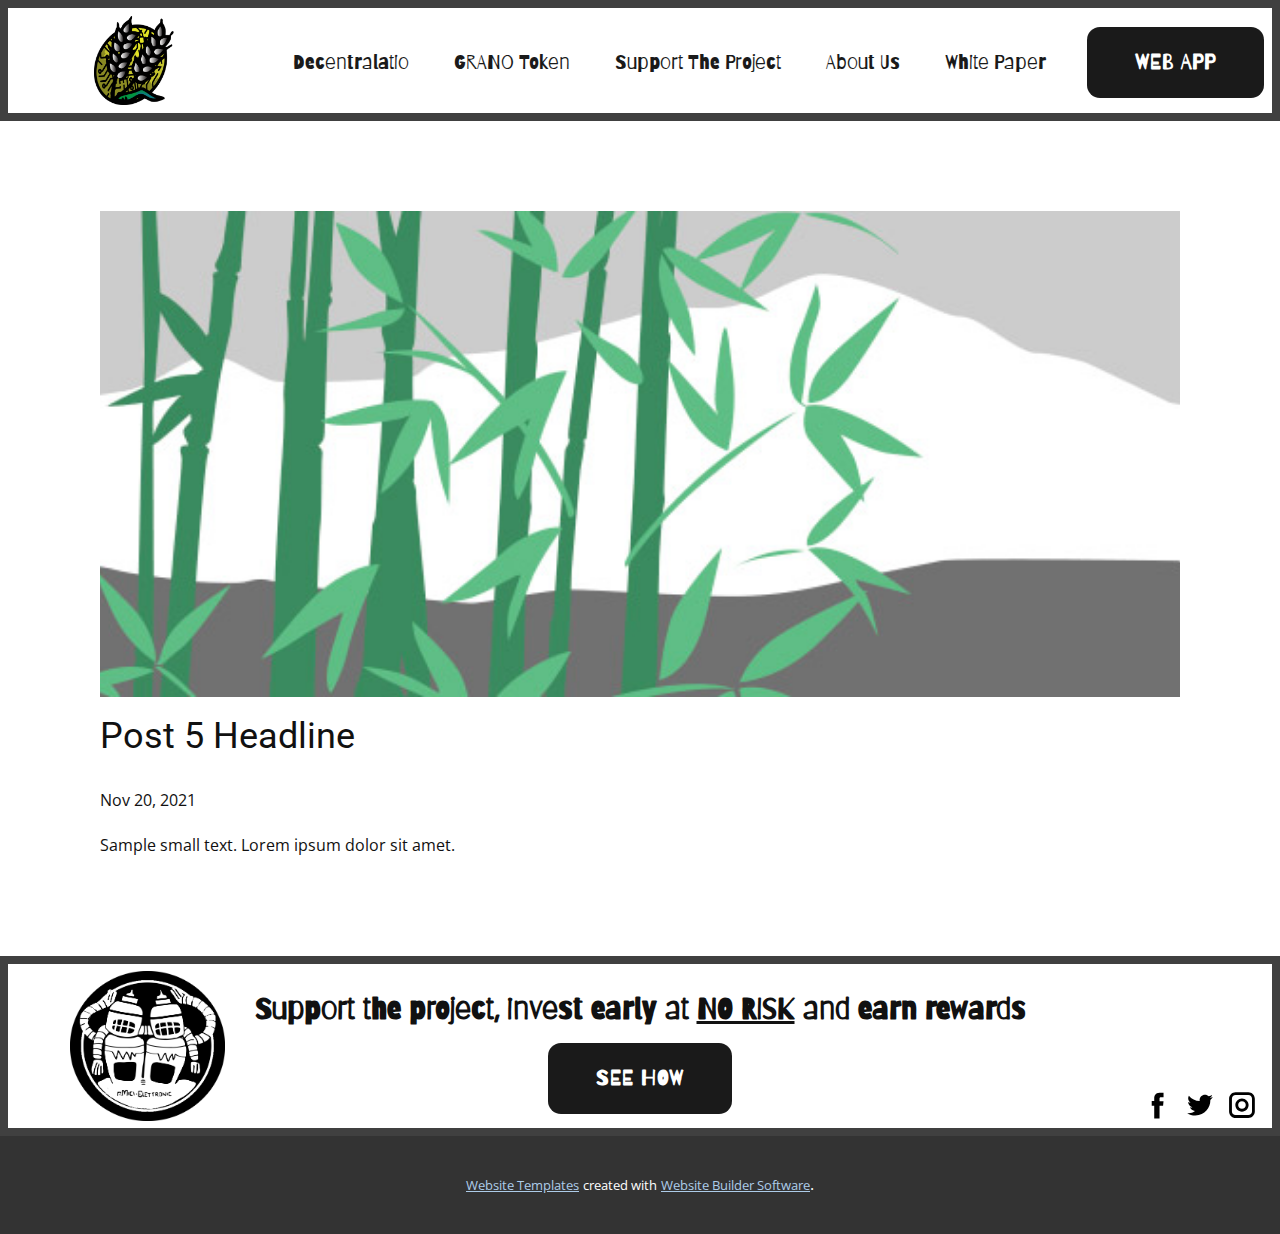
<file: blog/post-4.html>
<!doctype html>
<html style="font-size: 16px;"><head>
    <meta name="viewport" content="width=device-width, initial-scale=1.0">
    <meta charset="utf-8">
    <meta name="keywords" content="Post 1 Headline">
    <meta name="description" content="">
    <meta name="page_type" content="np-template-header-footer-from-plugin">
    <title>Post 5 Headline</title>
    <link rel="stylesheet" href="../nicepage.css" media="screen">
<link rel="stylesheet" href="../Post-Template.css" media="screen">
    <script class="u-script" type="text/javascript" src="../jquery.js" defer=""></script>
    <script class="u-script" type="text/javascript" src="../nicepage.js" defer=""></script>
    <meta name="generator" content="Nicepage 3.30.2, nicepage.com">
    <link id="u-theme-google-font" rel="stylesheet" href="https://fonts.googleapis.com/css?family=Roboto:100,100i,300,300i,400,400i,500,500i,700,700i,900,900i|Open+Sans:300,300i,400,400i,600,600i,700,700i,800,800i">
    <link id="u-page-google-font" rel="stylesheet" href="https://fonts.googleapis.com/css?family=Barriecito:400">
    
    
    <script type="application/ld+json">{
		"@context": "http://schema.org",
		"@type": "Organization",
		"name": "Site1",
		"logo": "images/GRANOcoincolor.png",
		"sameAs": [
				"https://facebook.com/name",
				"https://twitter.com/name",
				"https://instagram.com/name"
		]
}</script>
    <meta name="theme-color" content="#478ac9">
    <meta name="twitter:site" content="@">
    <meta name="twitter:card" content="summary_large_image">
    <meta name="twitter:title" content="Post Template">
    <meta name="twitter:description" content="Site1">
  </head>
  <body class="u-body"><header class="u-border-8 u-border-grey-75 u-clearfix u-header u-sticky u-sticky-87c9 u-white u-header" id="sec-2e25"><div class="u-clearfix u-sheet u-sheet-1">
        <a href="https://nicepage.com/c/education-website-templates" class="u-hover-feature u-image u-logo u-image-1" data-image-width="2477" data-image-height="2501">
          <img src="../images/GRANOcoincolor.png" class="u-logo-image u-logo-image-1">
        </a>
        <a href="https://nicepage.com/k/card-html-templates" class="u-btn u-btn-round u-button-style u-custom-font u-grey-90 u-hover-feature u-hover-white u-radius-13 u-text-active-palette-2-base u-btn-1">Web App</a>
        <nav class="u-menu u-menu-dropdown u-offcanvas u-menu-1">
          <div class="menu-collapse u-custom-font" style="font-size: 1.25rem; letter-spacing: 0px; font-family: Barriecito;">
            <a class="u-button-style u-custom-active-color u-custom-border u-custom-border-color u-custom-hover-color u-custom-left-right-menu-spacing u-custom-padding-bottom u-custom-text-active-color u-custom-text-color u-custom-text-hover-color u-custom-top-bottom-menu-spacing u-nav-link u-text-active-palette-1-base u-text-hover-palette-2-base" href="#">
              <svg><use xmlns:xlink="http://www.w3.org/1999/xlink" xlink:href="#menu-hamburger"></use></svg>
              <svg version="1.1" xmlns="http://www.w3.org/2000/svg" xmlns:xlink="http://www.w3.org/1999/xlink"><defs><symbol id="menu-hamburger" viewBox="0 0 16 16" style="width: 16px; height: 16px;"><rect y="1" width="16" height="2"></rect><rect y="7" width="16" height="2"></rect><rect y="13" width="16" height="2"></rect>
</symbol>
</defs></svg>
            </a>
          </div>
          <div class="u-custom-menu u-nav-container">
            <ul class="u-custom-font u-nav u-spacing-1 u-unstyled u-nav-1"><li class="u-nav-item"><a class="u-active-grey-90 u-button-style u-hover-grey-10 u-nav-link u-text-active-white u-text-grey-90 u-text-hover-grey-90" href="../Decentralatio.html" style="padding: 20px 22px;">Decentralatio</a>
</li><li class="u-nav-item"><a class="u-active-grey-90 u-button-style u-hover-grey-10 u-nav-link u-text-active-white u-text-grey-90 u-text-hover-grey-90" href="https://cardanoscan.io/" target="_blank" style="padding: 20px 22px;">GRANO Token</a>
</li><li class="u-nav-item"><a class="u-active-grey-90 u-button-style u-hover-grey-10 u-nav-link u-text-active-white u-text-grey-90 u-text-hover-grey-90" href="../Support-The-Project.html" style="padding: 20px 22px;">Support The Project</a>
</li><li class="u-nav-item"><a class="u-active-grey-90 u-button-style u-hover-grey-10 u-nav-link u-text-active-white u-text-grey-90 u-text-hover-grey-90" href="https://www.amicielettronici.io/" style="padding: 20px 22px;">About Us</a>
</li><li class="u-nav-item"><a class="u-active-grey-90 u-button-style u-file-link u-hover-grey-10 u-nav-link u-text-active-white u-text-grey-90 u-text-hover-grey-90" href="../files/DecentralatioOnePager-compressed.pdf" style="padding: 20px 22px;">White Paper</a>
</li></ul>
          </div>
          <div class="u-custom-menu u-nav-container-collapse">
            <div class="u-black u-container-style u-inner-container-layout u-opacity u-opacity-95 u-sidenav">
              <div class="u-inner-container-layout u-sidenav-overflow">
                <div class="u-menu-close"></div>
                <ul class="u-align-center u-nav u-popupmenu-items u-unstyled u-nav-2"><li class="u-nav-item"><a class="u-button-style u-nav-link" href="../Decentralatio.html" style="padding: 20px 22px;">Decentralatio</a>
</li><li class="u-nav-item"><a class="u-button-style u-nav-link" href="https://cardanoscan.io/" target="_blank" style="padding: 20px 22px;">GRANO Token</a>
</li><li class="u-nav-item"><a class="u-button-style u-nav-link" href="../Support-The-Project.html" style="padding: 20px 22px;">Support The Project</a>
</li><li class="u-nav-item"><a class="u-button-style u-nav-link" href="https://www.amicielettronici.io/" style="padding: 20px 22px;">About Us</a>
</li><li class="u-nav-item"><a class="u-button-style u-nav-link" href="../files/DecentralatioOnePager-compressed.pdf" style="padding: 20px 22px;">White Paper</a>
</li></ul>
              </div>
            </div>
            <div class="u-black u-menu-overlay u-opacity u-opacity-70"></div>
          </div>
        </nav>
      </div></header>
    <section class="u-align-center u-clearfix u-section-1" id="sec-36cb">
      <div class="u-clearfix u-sheet u-valign-middle-md u-valign-middle-sm u-valign-middle-xs u-sheet-1"><!--post_details--><!--post_details_options_json--><!--{"source":""}--><!--/post_details_options_json--><!--blog_post-->
        <div class="u-container-style u-expanded-width u-post-details u-post-details-1">
          <div class="u-container-layout u-valign-middle u-container-layout-1"><!--blog_post_image-->
            <img alt="" class="u-blog-control u-expanded-width u-image u-image-default u-image-1" src="[data-uri]"><!--/blog_post_image--><!--blog_post_header-->
            <h2 class="u-blog-control u-text u-text-1">Post 5 Headline</h2><!--/blog_post_header--><!--blog_post_metadata-->
            <div class="u-blog-control u-metadata u-metadata-1"><!--blog_post_metadata_date-->
              <span class="u-meta-date u-meta-icon">Nov 20, 2021</span><!--/blog_post_metadata_date--><!--blog_post_metadata_category-->
              <!--/blog_post_metadata_category--><!--blog_post_metadata_comments-->
              <!--/blog_post_metadata_comments-->
            </div><!--/blog_post_metadata--><!--blog_post_content-->
            <div class="u-align-justify u-blog-control u-post-content u-text u-text-2 fr-view">
  Sample small text. Lorem ipsum dolor sit amet.
  </div><!--/blog_post_content-->
          </div>
        </div><!--/blog_post--><!--/post_details-->
      </div>
    </section>
    
    
    <footer class="u-border-8 u-border-grey-75 u-clearfix u-footer u-white" id="sec-55a1"><div class="u-clearfix u-sheet u-sheet-1">
        <a href="https://nicepage.com" class="u-image u-logo u-image-1" data-image-width="3283" data-image-height="3154">
          <img src="../images/amicilogo.png" class="u-logo-image u-logo-image-1">
        </a>
        <p class="u-custom-font u-text u-text-default u-text-1">Support the project, invest early at <span style="text-decoration: underline !important;">NO RISK</span> and earn rewards
        </p>
        <a href="https://nicepage.com/k/card-html-templates" class="u-btn u-btn-round u-button-style u-custom-font u-grey-90 u-hover-feature u-hover-white u-radius-13 u-text-active-palette-2-base u-btn-1">See How</a>
        <div class="u-social-icons u-spacing-10 u-social-icons-1">
          <a class="u-social-url" title="facebook" target="_blank" href="https://facebook.com/name"><span class="u-icon u-social-facebook u-social-icon u-text-black"><svg class="u-svg-link" preserveAspectRatio="xMidYMin slice" viewBox="0 0 112 112" style=""><use xmlns:xlink="http://www.w3.org/1999/xlink" xlink:href="#svg-f3e9"></use></svg><svg class="u-svg-content" viewBox="0 0 112 112" x="0" y="0" id="svg-f3e9"><path fill="currentColor" d="M75.5,28.8H65.4c-1.5,0-4,0.9-4,4.3v9.4h13.9l-1.5,15.8H61.4v45.1H42.8V58.3h-8.8V42.4h8.8V32.2
c0-7.4,3.4-18.8,18.8-18.8h13.8v15.4H75.5z"></path></svg></span>
          </a>
          <a class="u-social-url" title="twitter" target="_blank" href="https://twitter.com/name"><span class="u-icon u-social-icon u-social-twitter u-text-black"><svg class="u-svg-link" preserveAspectRatio="xMidYMin slice" viewBox="0 0 112 112" style=""><use xmlns:xlink="http://www.w3.org/1999/xlink" xlink:href="#svg-5e62"></use></svg><svg class="u-svg-content" viewBox="0 0 112 112" x="0" y="0" id="svg-5e62"><path fill="currentColor" d="M92.2,38.2c0,0.8,0,1.6,0,2.3c0,24.3-18.6,52.4-52.6,52.4c-10.6,0.1-20.2-2.9-28.5-8.2
	c1.4,0.2,2.9,0.2,4.4,0.2c8.7,0,16.7-2.9,23-7.9c-8.1-0.2-14.9-5.5-17.3-12.8c1.1,0.2,2.4,0.2,3.4,0.2c1.6,0,3.3-0.2,4.8-0.7
	c-8.4-1.6-14.9-9.2-14.9-18c0-0.2,0-0.2,0-0.2c2.5,1.4,5.4,2.2,8.4,2.3c-5-3.3-8.3-8.9-8.3-15.4c0-3.4,1-6.5,2.5-9.2
	c9.1,11.1,22.7,18.5,38,19.2c-0.2-1.4-0.4-2.8-0.4-4.3c0.1-10,8.3-18.2,18.5-18.2c5.4,0,10.1,2.2,13.5,5.7c4.3-0.8,8.1-2.3,11.7-4.5
	c-1.4,4.3-4.3,7.9-8.1,10.1c3.7-0.4,7.3-1.4,10.6-2.9C98.9,32.3,95.7,35.5,92.2,38.2z"></path></svg></span>
          </a>
          <a class="u-social-url" title="instagram" target="_blank" href="https://instagram.com/name"><span class="u-icon u-social-icon u-social-instagram u-text-black"><svg class="u-svg-link" preserveAspectRatio="xMidYMin slice" viewBox="0 0 112 112" style=""><use xmlns:xlink="http://www.w3.org/1999/xlink" xlink:href="#svg-84fa"></use></svg><svg class="u-svg-content" viewBox="0 0 112 112" x="0" y="0" id="svg-84fa"><path fill="currentColor" d="M55.9,32.9c-12.8,0-23.2,10.4-23.2,23.2s10.4,23.2,23.2,23.2s23.2-10.4,23.2-23.2S68.7,32.9,55.9,32.9z
	 M55.9,69.4c-7.4,0-13.3-6-13.3-13.3c-0.1-7.4,6-13.3,13.3-13.3s13.3,6,13.3,13.3C69.3,63.5,63.3,69.4,55.9,69.4z"></path><path fill="#FFFFFF" d="M79.7,26.8c-3,0-5.4,2.5-5.4,5.4s2.5,5.4,5.4,5.4c3,0,5.4-2.5,5.4-5.4S82.7,26.8,79.7,26.8z"></path><path fill="currentColor" d="M78.2,11H33.5C21,11,10.8,21.3,10.8,33.7v44.7c0,12.6,10.2,22.8,22.7,22.8h44.7c12.6,0,22.7-10.2,22.7-22.7
	V33.7C100.8,21.1,90.6,11,78.2,11z M91,78.4c0,7.1-5.8,12.8-12.8,12.8H33.5c-7.1,0-12.8-5.8-12.8-12.8V33.7
	c0-7.1,5.8-12.8,12.8-12.8h44.7c7.1,0,12.8,5.8,12.8,12.8V78.4z"></path></svg></span>
          </a>
        </div>
      </div></footer>
    <section class="u-backlink u-clearfix u-grey-80">
      <a class="u-link" href="https://nicepage.com/website-templates" target="_blank">
        <span>Website Templates</span>
      </a>
      <p class="u-text">
        <span>created with</span>
      </p>
      <a class="u-link" href="" target="_blank">
        <span>Website Builder Software</span>
      </a>. 
    </section>
  
</body></html>
</file>
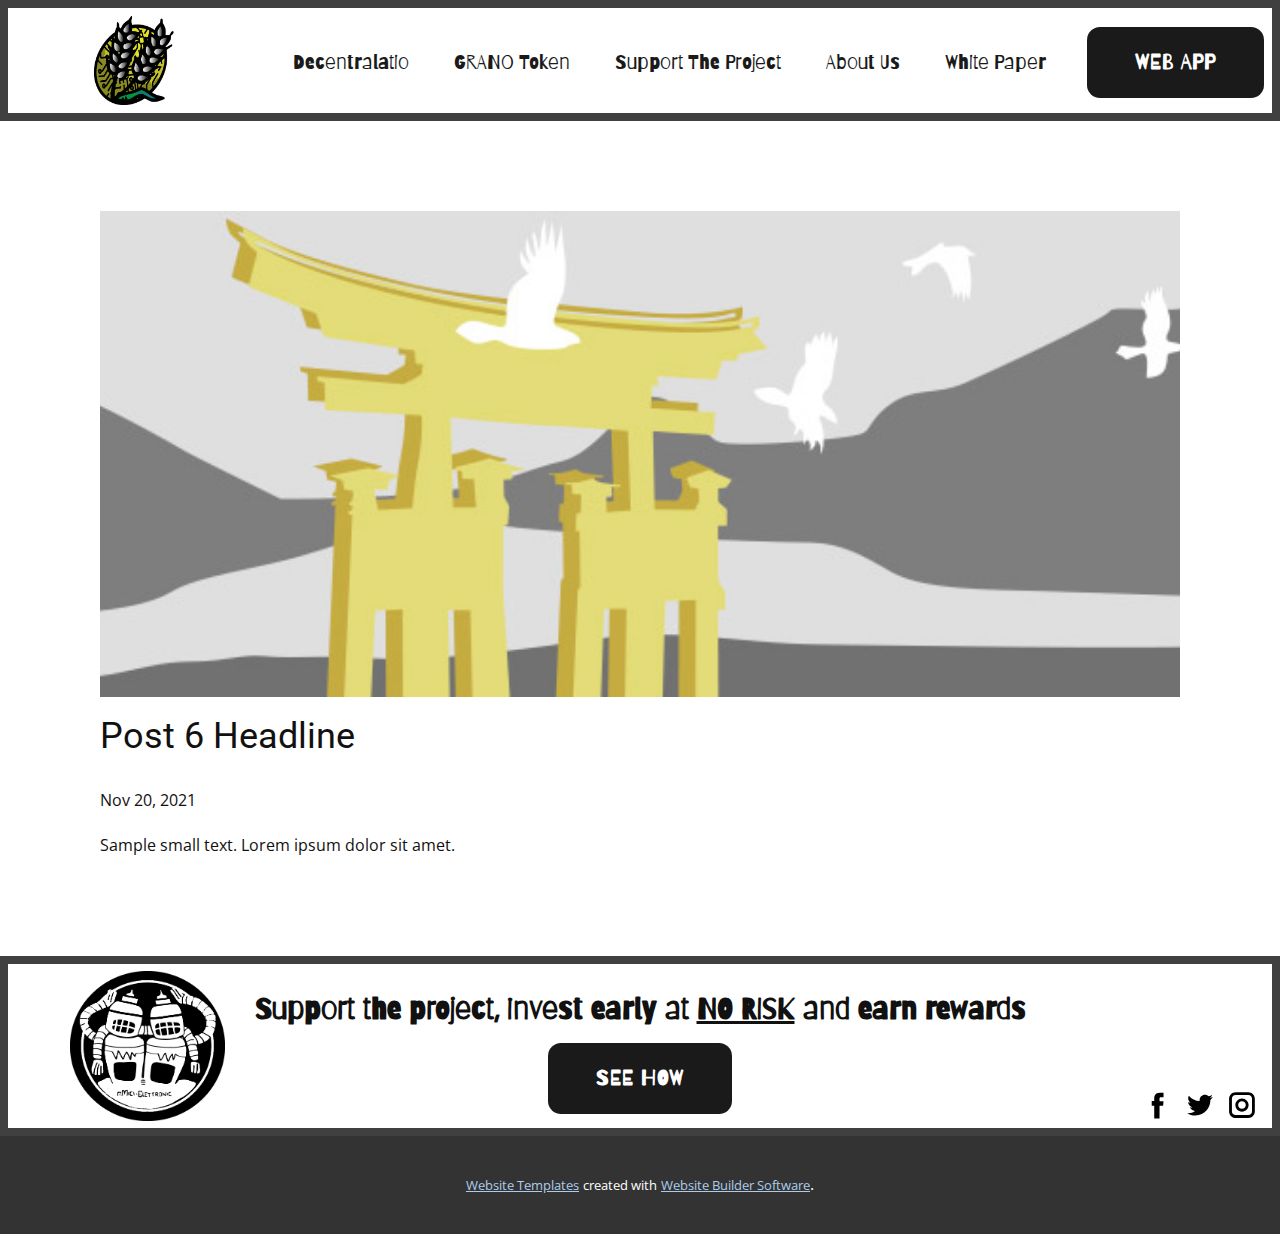
<file: blog/post-5.html>
<!doctype html>
<html style="font-size: 16px;"><head>
    <meta name="viewport" content="width=device-width, initial-scale=1.0">
    <meta charset="utf-8">
    <meta name="keywords" content="Post 1 Headline">
    <meta name="description" content="">
    <meta name="page_type" content="np-template-header-footer-from-plugin">
    <title>Post 6 Headline</title>
    <link rel="stylesheet" href="../nicepage.css" media="screen">
<link rel="stylesheet" href="../Post-Template.css" media="screen">
    <script class="u-script" type="text/javascript" src="../jquery.js" defer=""></script>
    <script class="u-script" type="text/javascript" src="../nicepage.js" defer=""></script>
    <meta name="generator" content="Nicepage 3.30.2, nicepage.com">
    <link id="u-theme-google-font" rel="stylesheet" href="https://fonts.googleapis.com/css?family=Roboto:100,100i,300,300i,400,400i,500,500i,700,700i,900,900i|Open+Sans:300,300i,400,400i,600,600i,700,700i,800,800i">
    <link id="u-page-google-font" rel="stylesheet" href="https://fonts.googleapis.com/css?family=Barriecito:400">
    
    
    <script type="application/ld+json">{
		"@context": "http://schema.org",
		"@type": "Organization",
		"name": "Site1",
		"logo": "images/GRANOcoincolor.png",
		"sameAs": [
				"https://facebook.com/name",
				"https://twitter.com/name",
				"https://instagram.com/name"
		]
}</script>
    <meta name="theme-color" content="#478ac9">
    <meta name="twitter:site" content="@">
    <meta name="twitter:card" content="summary_large_image">
    <meta name="twitter:title" content="Post Template">
    <meta name="twitter:description" content="Site1">
  </head>
  <body class="u-body"><header class="u-border-8 u-border-grey-75 u-clearfix u-header u-sticky u-sticky-87c9 u-white u-header" id="sec-2e25"><div class="u-clearfix u-sheet u-sheet-1">
        <a href="https://nicepage.com/c/education-website-templates" class="u-hover-feature u-image u-logo u-image-1" data-image-width="2477" data-image-height="2501">
          <img src="../images/GRANOcoincolor.png" class="u-logo-image u-logo-image-1">
        </a>
        <a href="https://nicepage.com/k/card-html-templates" class="u-btn u-btn-round u-button-style u-custom-font u-grey-90 u-hover-feature u-hover-white u-radius-13 u-text-active-palette-2-base u-btn-1">Web App</a>
        <nav class="u-menu u-menu-dropdown u-offcanvas u-menu-1">
          <div class="menu-collapse u-custom-font" style="font-size: 1.25rem; letter-spacing: 0px; font-family: Barriecito;">
            <a class="u-button-style u-custom-active-color u-custom-border u-custom-border-color u-custom-hover-color u-custom-left-right-menu-spacing u-custom-padding-bottom u-custom-text-active-color u-custom-text-color u-custom-text-hover-color u-custom-top-bottom-menu-spacing u-nav-link u-text-active-palette-1-base u-text-hover-palette-2-base" href="#">
              <svg><use xmlns:xlink="http://www.w3.org/1999/xlink" xlink:href="#menu-hamburger"></use></svg>
              <svg version="1.1" xmlns="http://www.w3.org/2000/svg" xmlns:xlink="http://www.w3.org/1999/xlink"><defs><symbol id="menu-hamburger" viewBox="0 0 16 16" style="width: 16px; height: 16px;"><rect y="1" width="16" height="2"></rect><rect y="7" width="16" height="2"></rect><rect y="13" width="16" height="2"></rect>
</symbol>
</defs></svg>
            </a>
          </div>
          <div class="u-custom-menu u-nav-container">
            <ul class="u-custom-font u-nav u-spacing-1 u-unstyled u-nav-1"><li class="u-nav-item"><a class="u-active-grey-90 u-button-style u-hover-grey-10 u-nav-link u-text-active-white u-text-grey-90 u-text-hover-grey-90" href="../Decentralatio.html" style="padding: 20px 22px;">Decentralatio</a>
</li><li class="u-nav-item"><a class="u-active-grey-90 u-button-style u-hover-grey-10 u-nav-link u-text-active-white u-text-grey-90 u-text-hover-grey-90" href="https://cardanoscan.io/" target="_blank" style="padding: 20px 22px;">GRANO Token</a>
</li><li class="u-nav-item"><a class="u-active-grey-90 u-button-style u-hover-grey-10 u-nav-link u-text-active-white u-text-grey-90 u-text-hover-grey-90" href="../Support-The-Project.html" style="padding: 20px 22px;">Support The Project</a>
</li><li class="u-nav-item"><a class="u-active-grey-90 u-button-style u-hover-grey-10 u-nav-link u-text-active-white u-text-grey-90 u-text-hover-grey-90" href="https://www.amicielettronici.io/" style="padding: 20px 22px;">About Us</a>
</li><li class="u-nav-item"><a class="u-active-grey-90 u-button-style u-file-link u-hover-grey-10 u-nav-link u-text-active-white u-text-grey-90 u-text-hover-grey-90" href="../files/DecentralatioOnePager-compressed.pdf" style="padding: 20px 22px;">White Paper</a>
</li></ul>
          </div>
          <div class="u-custom-menu u-nav-container-collapse">
            <div class="u-black u-container-style u-inner-container-layout u-opacity u-opacity-95 u-sidenav">
              <div class="u-inner-container-layout u-sidenav-overflow">
                <div class="u-menu-close"></div>
                <ul class="u-align-center u-nav u-popupmenu-items u-unstyled u-nav-2"><li class="u-nav-item"><a class="u-button-style u-nav-link" href="../Decentralatio.html" style="padding: 20px 22px;">Decentralatio</a>
</li><li class="u-nav-item"><a class="u-button-style u-nav-link" href="https://cardanoscan.io/" target="_blank" style="padding: 20px 22px;">GRANO Token</a>
</li><li class="u-nav-item"><a class="u-button-style u-nav-link" href="../Support-The-Project.html" style="padding: 20px 22px;">Support The Project</a>
</li><li class="u-nav-item"><a class="u-button-style u-nav-link" href="https://www.amicielettronici.io/" style="padding: 20px 22px;">About Us</a>
</li><li class="u-nav-item"><a class="u-button-style u-nav-link" href="../files/DecentralatioOnePager-compressed.pdf" style="padding: 20px 22px;">White Paper</a>
</li></ul>
              </div>
            </div>
            <div class="u-black u-menu-overlay u-opacity u-opacity-70"></div>
          </div>
        </nav>
      </div></header>
    <section class="u-align-center u-clearfix u-section-1" id="sec-36cb">
      <div class="u-clearfix u-sheet u-valign-middle-md u-valign-middle-sm u-valign-middle-xs u-sheet-1"><!--post_details--><!--post_details_options_json--><!--{"source":""}--><!--/post_details_options_json--><!--blog_post-->
        <div class="u-container-style u-expanded-width u-post-details u-post-details-1">
          <div class="u-container-layout u-valign-middle u-container-layout-1"><!--blog_post_image-->
            <img alt="" class="u-blog-control u-expanded-width u-image u-image-default u-image-1" src="[data-uri]"><!--/blog_post_image--><!--blog_post_header-->
            <h2 class="u-blog-control u-text u-text-1">Post 6 Headline</h2><!--/blog_post_header--><!--blog_post_metadata-->
            <div class="u-blog-control u-metadata u-metadata-1"><!--blog_post_metadata_date-->
              <span class="u-meta-date u-meta-icon">Nov 20, 2021</span><!--/blog_post_metadata_date--><!--blog_post_metadata_category-->
              <!--/blog_post_metadata_category--><!--blog_post_metadata_comments-->
              <!--/blog_post_metadata_comments-->
            </div><!--/blog_post_metadata--><!--blog_post_content-->
            <div class="u-align-justify u-blog-control u-post-content u-text u-text-2 fr-view">
  Sample small text. Lorem ipsum dolor sit amet.
  </div><!--/blog_post_content-->
          </div>
        </div><!--/blog_post--><!--/post_details-->
      </div>
    </section>
    
    
    <footer class="u-border-8 u-border-grey-75 u-clearfix u-footer u-white" id="sec-55a1"><div class="u-clearfix u-sheet u-sheet-1">
        <a href="https://nicepage.com" class="u-image u-logo u-image-1" data-image-width="3283" data-image-height="3154">
          <img src="../images/amicilogo.png" class="u-logo-image u-logo-image-1">
        </a>
        <p class="u-custom-font u-text u-text-default u-text-1">Support the project, invest early at <span style="text-decoration: underline !important;">NO RISK</span> and earn rewards
        </p>
        <a href="https://nicepage.com/k/card-html-templates" class="u-btn u-btn-round u-button-style u-custom-font u-grey-90 u-hover-feature u-hover-white u-radius-13 u-text-active-palette-2-base u-btn-1">See How</a>
        <div class="u-social-icons u-spacing-10 u-social-icons-1">
          <a class="u-social-url" title="facebook" target="_blank" href="https://facebook.com/name"><span class="u-icon u-social-facebook u-social-icon u-text-black"><svg class="u-svg-link" preserveAspectRatio="xMidYMin slice" viewBox="0 0 112 112" style=""><use xmlns:xlink="http://www.w3.org/1999/xlink" xlink:href="#svg-f3e9"></use></svg><svg class="u-svg-content" viewBox="0 0 112 112" x="0" y="0" id="svg-f3e9"><path fill="currentColor" d="M75.5,28.8H65.4c-1.5,0-4,0.9-4,4.3v9.4h13.9l-1.5,15.8H61.4v45.1H42.8V58.3h-8.8V42.4h8.8V32.2
c0-7.4,3.4-18.8,18.8-18.8h13.8v15.4H75.5z"></path></svg></span>
          </a>
          <a class="u-social-url" title="twitter" target="_blank" href="https://twitter.com/name"><span class="u-icon u-social-icon u-social-twitter u-text-black"><svg class="u-svg-link" preserveAspectRatio="xMidYMin slice" viewBox="0 0 112 112" style=""><use xmlns:xlink="http://www.w3.org/1999/xlink" xlink:href="#svg-5e62"></use></svg><svg class="u-svg-content" viewBox="0 0 112 112" x="0" y="0" id="svg-5e62"><path fill="currentColor" d="M92.2,38.2c0,0.8,0,1.6,0,2.3c0,24.3-18.6,52.4-52.6,52.4c-10.6,0.1-20.2-2.9-28.5-8.2
	c1.4,0.2,2.9,0.2,4.4,0.2c8.7,0,16.7-2.9,23-7.9c-8.1-0.2-14.9-5.5-17.3-12.8c1.1,0.2,2.4,0.2,3.4,0.2c1.6,0,3.3-0.2,4.8-0.7
	c-8.4-1.6-14.9-9.2-14.9-18c0-0.2,0-0.2,0-0.2c2.5,1.4,5.4,2.2,8.4,2.3c-5-3.3-8.3-8.9-8.3-15.4c0-3.4,1-6.5,2.5-9.2
	c9.1,11.1,22.7,18.5,38,19.2c-0.2-1.4-0.4-2.8-0.4-4.3c0.1-10,8.3-18.2,18.5-18.2c5.4,0,10.1,2.2,13.5,5.7c4.3-0.8,8.1-2.3,11.7-4.5
	c-1.4,4.3-4.3,7.9-8.1,10.1c3.7-0.4,7.3-1.4,10.6-2.9C98.9,32.3,95.7,35.5,92.2,38.2z"></path></svg></span>
          </a>
          <a class="u-social-url" title="instagram" target="_blank" href="https://instagram.com/name"><span class="u-icon u-social-icon u-social-instagram u-text-black"><svg class="u-svg-link" preserveAspectRatio="xMidYMin slice" viewBox="0 0 112 112" style=""><use xmlns:xlink="http://www.w3.org/1999/xlink" xlink:href="#svg-84fa"></use></svg><svg class="u-svg-content" viewBox="0 0 112 112" x="0" y="0" id="svg-84fa"><path fill="currentColor" d="M55.9,32.9c-12.8,0-23.2,10.4-23.2,23.2s10.4,23.2,23.2,23.2s23.2-10.4,23.2-23.2S68.7,32.9,55.9,32.9z
	 M55.9,69.4c-7.4,0-13.3-6-13.3-13.3c-0.1-7.4,6-13.3,13.3-13.3s13.3,6,13.3,13.3C69.3,63.5,63.3,69.4,55.9,69.4z"></path><path fill="#FFFFFF" d="M79.7,26.8c-3,0-5.4,2.5-5.4,5.4s2.5,5.4,5.4,5.4c3,0,5.4-2.5,5.4-5.4S82.7,26.8,79.7,26.8z"></path><path fill="currentColor" d="M78.2,11H33.5C21,11,10.8,21.3,10.8,33.7v44.7c0,12.6,10.2,22.8,22.7,22.8h44.7c12.6,0,22.7-10.2,22.7-22.7
	V33.7C100.8,21.1,90.6,11,78.2,11z M91,78.4c0,7.1-5.8,12.8-12.8,12.8H33.5c-7.1,0-12.8-5.8-12.8-12.8V33.7
	c0-7.1,5.8-12.8,12.8-12.8h44.7c7.1,0,12.8,5.8,12.8,12.8V78.4z"></path></svg></span>
          </a>
        </div>
      </div></footer>
    <section class="u-backlink u-clearfix u-grey-80">
      <a class="u-link" href="https://nicepage.com/website-templates" target="_blank">
        <span>Website Templates</span>
      </a>
      <p class="u-text">
        <span>created with</span>
      </p>
      <a class="u-link" href="" target="_blank">
        <span>Website Builder Software</span>
      </a>. 
    </section>
  
</body></html>
</file>
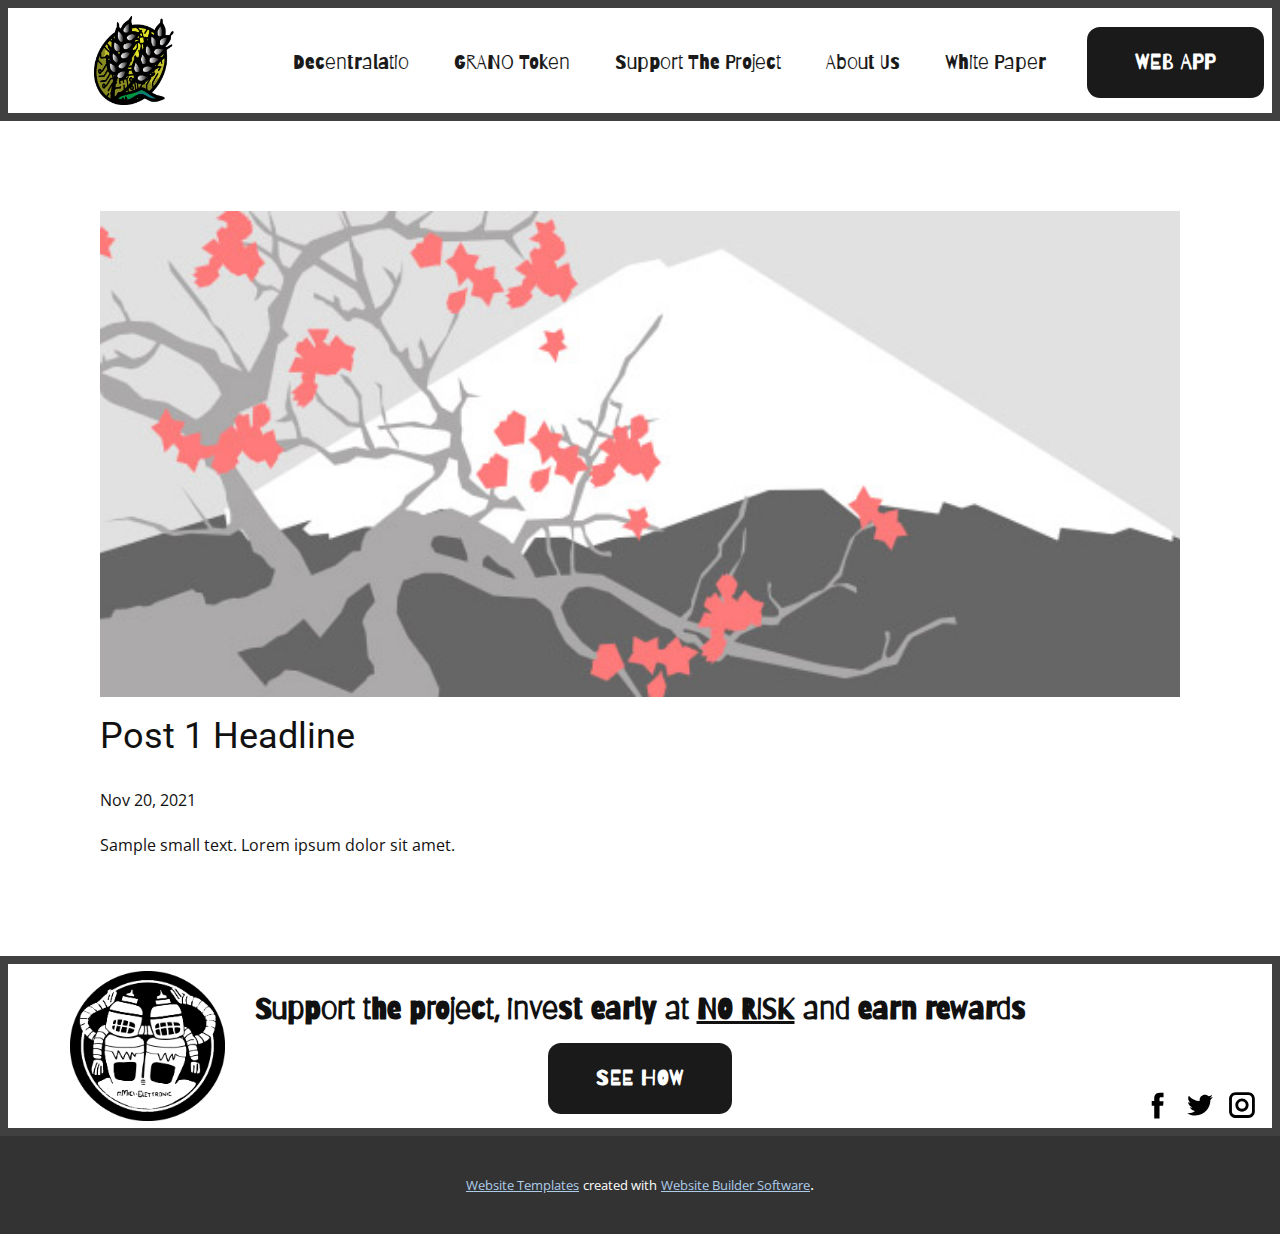
<file: blog/post.html>
<!doctype html>
<html style="font-size: 16px;"><head>
    <meta name="viewport" content="width=device-width, initial-scale=1.0">
    <meta charset="utf-8">
    <meta name="keywords" content="Post 1 Headline">
    <meta name="description" content="">
    <meta name="page_type" content="np-template-header-footer-from-plugin">
    <title>Post 1 Headline</title>
    <link rel="stylesheet" href="../nicepage.css" media="screen">
<link rel="stylesheet" href="../Post-Template.css" media="screen">
    <script class="u-script" type="text/javascript" src="../jquery.js" defer=""></script>
    <script class="u-script" type="text/javascript" src="../nicepage.js" defer=""></script>
    <meta name="generator" content="Nicepage 3.30.2, nicepage.com">
    <link id="u-theme-google-font" rel="stylesheet" href="https://fonts.googleapis.com/css?family=Roboto:100,100i,300,300i,400,400i,500,500i,700,700i,900,900i|Open+Sans:300,300i,400,400i,600,600i,700,700i,800,800i">
    <link id="u-page-google-font" rel="stylesheet" href="https://fonts.googleapis.com/css?family=Barriecito:400">
    
    
    <script type="application/ld+json">{
		"@context": "http://schema.org",
		"@type": "Organization",
		"name": "Site1",
		"logo": "images/GRANOcoincolor.png",
		"sameAs": [
				"https://facebook.com/name",
				"https://twitter.com/name",
				"https://instagram.com/name"
		]
}</script>
    <meta name="theme-color" content="#478ac9">
    <meta name="twitter:site" content="@">
    <meta name="twitter:card" content="summary_large_image">
    <meta name="twitter:title" content="Post Template">
    <meta name="twitter:description" content="Site1">
  </head>
  <body class="u-body"><header class="u-border-8 u-border-grey-75 u-clearfix u-header u-sticky u-sticky-87c9 u-white u-header" id="sec-2e25"><div class="u-clearfix u-sheet u-sheet-1">
        <a href="https://nicepage.com/c/education-website-templates" class="u-hover-feature u-image u-logo u-image-1" data-image-width="2477" data-image-height="2501">
          <img src="../images/GRANOcoincolor.png" class="u-logo-image u-logo-image-1">
        </a>
        <a href="https://nicepage.com/k/card-html-templates" class="u-btn u-btn-round u-button-style u-custom-font u-grey-90 u-hover-feature u-hover-white u-radius-13 u-text-active-palette-2-base u-btn-1">Web App</a>
        <nav class="u-menu u-menu-dropdown u-offcanvas u-menu-1">
          <div class="menu-collapse u-custom-font" style="font-size: 1.25rem; letter-spacing: 0px; font-family: Barriecito;">
            <a class="u-button-style u-custom-active-color u-custom-border u-custom-border-color u-custom-hover-color u-custom-left-right-menu-spacing u-custom-padding-bottom u-custom-text-active-color u-custom-text-color u-custom-text-hover-color u-custom-top-bottom-menu-spacing u-nav-link u-text-active-palette-1-base u-text-hover-palette-2-base" href="#">
              <svg><use xmlns:xlink="http://www.w3.org/1999/xlink" xlink:href="#menu-hamburger"></use></svg>
              <svg version="1.1" xmlns="http://www.w3.org/2000/svg" xmlns:xlink="http://www.w3.org/1999/xlink"><defs><symbol id="menu-hamburger" viewBox="0 0 16 16" style="width: 16px; height: 16px;"><rect y="1" width="16" height="2"></rect><rect y="7" width="16" height="2"></rect><rect y="13" width="16" height="2"></rect>
</symbol>
</defs></svg>
            </a>
          </div>
          <div class="u-custom-menu u-nav-container">
            <ul class="u-custom-font u-nav u-spacing-1 u-unstyled u-nav-1"><li class="u-nav-item"><a class="u-active-grey-90 u-button-style u-hover-grey-10 u-nav-link u-text-active-white u-text-grey-90 u-text-hover-grey-90" href="../Decentralatio.html" style="padding: 20px 22px;">Decentralatio</a>
</li><li class="u-nav-item"><a class="u-active-grey-90 u-button-style u-hover-grey-10 u-nav-link u-text-active-white u-text-grey-90 u-text-hover-grey-90" href="https://cardanoscan.io/" target="_blank" style="padding: 20px 22px;">GRANO Token</a>
</li><li class="u-nav-item"><a class="u-active-grey-90 u-button-style u-hover-grey-10 u-nav-link u-text-active-white u-text-grey-90 u-text-hover-grey-90" href="../Support-The-Project.html" style="padding: 20px 22px;">Support The Project</a>
</li><li class="u-nav-item"><a class="u-active-grey-90 u-button-style u-hover-grey-10 u-nav-link u-text-active-white u-text-grey-90 u-text-hover-grey-90" href="https://www.amicielettronici.io/" style="padding: 20px 22px;">About Us</a>
</li><li class="u-nav-item"><a class="u-active-grey-90 u-button-style u-file-link u-hover-grey-10 u-nav-link u-text-active-white u-text-grey-90 u-text-hover-grey-90" href="../files/DecentralatioOnePager-compressed.pdf" style="padding: 20px 22px;">White Paper</a>
</li></ul>
          </div>
          <div class="u-custom-menu u-nav-container-collapse">
            <div class="u-black u-container-style u-inner-container-layout u-opacity u-opacity-95 u-sidenav">
              <div class="u-inner-container-layout u-sidenav-overflow">
                <div class="u-menu-close"></div>
                <ul class="u-align-center u-nav u-popupmenu-items u-unstyled u-nav-2"><li class="u-nav-item"><a class="u-button-style u-nav-link" href="../Decentralatio.html" style="padding: 20px 22px;">Decentralatio</a>
</li><li class="u-nav-item"><a class="u-button-style u-nav-link" href="https://cardanoscan.io/" target="_blank" style="padding: 20px 22px;">GRANO Token</a>
</li><li class="u-nav-item"><a class="u-button-style u-nav-link" href="../Support-The-Project.html" style="padding: 20px 22px;">Support The Project</a>
</li><li class="u-nav-item"><a class="u-button-style u-nav-link" href="https://www.amicielettronici.io/" style="padding: 20px 22px;">About Us</a>
</li><li class="u-nav-item"><a class="u-button-style u-nav-link" href="../files/DecentralatioOnePager-compressed.pdf" style="padding: 20px 22px;">White Paper</a>
</li></ul>
              </div>
            </div>
            <div class="u-black u-menu-overlay u-opacity u-opacity-70"></div>
          </div>
        </nav>
      </div></header>
    <section class="u-align-center u-clearfix u-section-1" id="sec-36cb">
      <div class="u-clearfix u-sheet u-valign-middle-md u-valign-middle-sm u-valign-middle-xs u-sheet-1"><!--post_details--><!--post_details_options_json--><!--{"source":""}--><!--/post_details_options_json--><!--blog_post-->
        <div class="u-container-style u-expanded-width u-post-details u-post-details-1">
          <div class="u-container-layout u-valign-middle u-container-layout-1"><!--blog_post_image-->
            <img alt="" class="u-blog-control u-expanded-width u-image u-image-default u-image-1" src="[data-uri]"><!--/blog_post_image--><!--blog_post_header-->
            <h2 class="u-blog-control u-text u-text-1">Post 1 Headline</h2><!--/blog_post_header--><!--blog_post_metadata-->
            <div class="u-blog-control u-metadata u-metadata-1"><!--blog_post_metadata_date-->
              <span class="u-meta-date u-meta-icon">Nov 20, 2021</span><!--/blog_post_metadata_date--><!--blog_post_metadata_category-->
              <!--/blog_post_metadata_category--><!--blog_post_metadata_comments-->
              <!--/blog_post_metadata_comments-->
            </div><!--/blog_post_metadata--><!--blog_post_content-->
            <div class="u-align-justify u-blog-control u-post-content u-text u-text-2 fr-view">
  Sample small text. Lorem ipsum dolor sit amet.
  </div><!--/blog_post_content-->
          </div>
        </div><!--/blog_post--><!--/post_details-->
      </div>
    </section>
    
    
    <footer class="u-border-8 u-border-grey-75 u-clearfix u-footer u-white" id="sec-55a1"><div class="u-clearfix u-sheet u-sheet-1">
        <a href="https://nicepage.com" class="u-image u-logo u-image-1" data-image-width="3283" data-image-height="3154">
          <img src="../images/amicilogo.png" class="u-logo-image u-logo-image-1">
        </a>
        <p class="u-custom-font u-text u-text-default u-text-1">Support the project, invest early at <span style="text-decoration: underline !important;">NO RISK</span> and earn rewards
        </p>
        <a href="https://nicepage.com/k/card-html-templates" class="u-btn u-btn-round u-button-style u-custom-font u-grey-90 u-hover-feature u-hover-white u-radius-13 u-text-active-palette-2-base u-btn-1">See How</a>
        <div class="u-social-icons u-spacing-10 u-social-icons-1">
          <a class="u-social-url" title="facebook" target="_blank" href="https://facebook.com/name"><span class="u-icon u-social-facebook u-social-icon u-text-black"><svg class="u-svg-link" preserveAspectRatio="xMidYMin slice" viewBox="0 0 112 112" style=""><use xmlns:xlink="http://www.w3.org/1999/xlink" xlink:href="#svg-f3e9"></use></svg><svg class="u-svg-content" viewBox="0 0 112 112" x="0" y="0" id="svg-f3e9"><path fill="currentColor" d="M75.5,28.8H65.4c-1.5,0-4,0.9-4,4.3v9.4h13.9l-1.5,15.8H61.4v45.1H42.8V58.3h-8.8V42.4h8.8V32.2
c0-7.4,3.4-18.8,18.8-18.8h13.8v15.4H75.5z"></path></svg></span>
          </a>
          <a class="u-social-url" title="twitter" target="_blank" href="https://twitter.com/name"><span class="u-icon u-social-icon u-social-twitter u-text-black"><svg class="u-svg-link" preserveAspectRatio="xMidYMin slice" viewBox="0 0 112 112" style=""><use xmlns:xlink="http://www.w3.org/1999/xlink" xlink:href="#svg-5e62"></use></svg><svg class="u-svg-content" viewBox="0 0 112 112" x="0" y="0" id="svg-5e62"><path fill="currentColor" d="M92.2,38.2c0,0.8,0,1.6,0,2.3c0,24.3-18.6,52.4-52.6,52.4c-10.6,0.1-20.2-2.9-28.5-8.2
	c1.4,0.2,2.9,0.2,4.4,0.2c8.7,0,16.7-2.9,23-7.9c-8.1-0.2-14.9-5.5-17.3-12.8c1.1,0.2,2.4,0.2,3.4,0.2c1.6,0,3.3-0.2,4.8-0.7
	c-8.4-1.6-14.9-9.2-14.9-18c0-0.2,0-0.2,0-0.2c2.5,1.4,5.4,2.2,8.4,2.3c-5-3.3-8.3-8.9-8.3-15.4c0-3.4,1-6.5,2.5-9.2
	c9.1,11.1,22.7,18.5,38,19.2c-0.2-1.4-0.4-2.8-0.4-4.3c0.1-10,8.3-18.2,18.5-18.2c5.4,0,10.1,2.2,13.5,5.7c4.3-0.8,8.1-2.3,11.7-4.5
	c-1.4,4.3-4.3,7.9-8.1,10.1c3.7-0.4,7.3-1.4,10.6-2.9C98.9,32.3,95.7,35.5,92.2,38.2z"></path></svg></span>
          </a>
          <a class="u-social-url" title="instagram" target="_blank" href="https://instagram.com/name"><span class="u-icon u-social-icon u-social-instagram u-text-black"><svg class="u-svg-link" preserveAspectRatio="xMidYMin slice" viewBox="0 0 112 112" style=""><use xmlns:xlink="http://www.w3.org/1999/xlink" xlink:href="#svg-84fa"></use></svg><svg class="u-svg-content" viewBox="0 0 112 112" x="0" y="0" id="svg-84fa"><path fill="currentColor" d="M55.9,32.9c-12.8,0-23.2,10.4-23.2,23.2s10.4,23.2,23.2,23.2s23.2-10.4,23.2-23.2S68.7,32.9,55.9,32.9z
	 M55.9,69.4c-7.4,0-13.3-6-13.3-13.3c-0.1-7.4,6-13.3,13.3-13.3s13.3,6,13.3,13.3C69.3,63.5,63.3,69.4,55.9,69.4z"></path><path fill="#FFFFFF" d="M79.7,26.8c-3,0-5.4,2.5-5.4,5.4s2.5,5.4,5.4,5.4c3,0,5.4-2.5,5.4-5.4S82.7,26.8,79.7,26.8z"></path><path fill="currentColor" d="M78.2,11H33.5C21,11,10.8,21.3,10.8,33.7v44.7c0,12.6,10.2,22.8,22.7,22.8h44.7c12.6,0,22.7-10.2,22.7-22.7
	V33.7C100.8,21.1,90.6,11,78.2,11z M91,78.4c0,7.1-5.8,12.8-12.8,12.8H33.5c-7.1,0-12.8-5.8-12.8-12.8V33.7
	c0-7.1,5.8-12.8,12.8-12.8h44.7c7.1,0,12.8,5.8,12.8,12.8V78.4z"></path></svg></span>
          </a>
        </div>
      </div></footer>
    <section class="u-backlink u-clearfix u-grey-80">
      <a class="u-link" href="https://nicepage.com/website-templates" target="_blank">
        <span>Website Templates</span>
      </a>
      <p class="u-text">
        <span>created with</span>
      </p>
      <a class="u-link" href="" target="_blank">
        <span>Website Builder Software</span>
      </a>. 
    </section>
  
</body></html>
</file>
